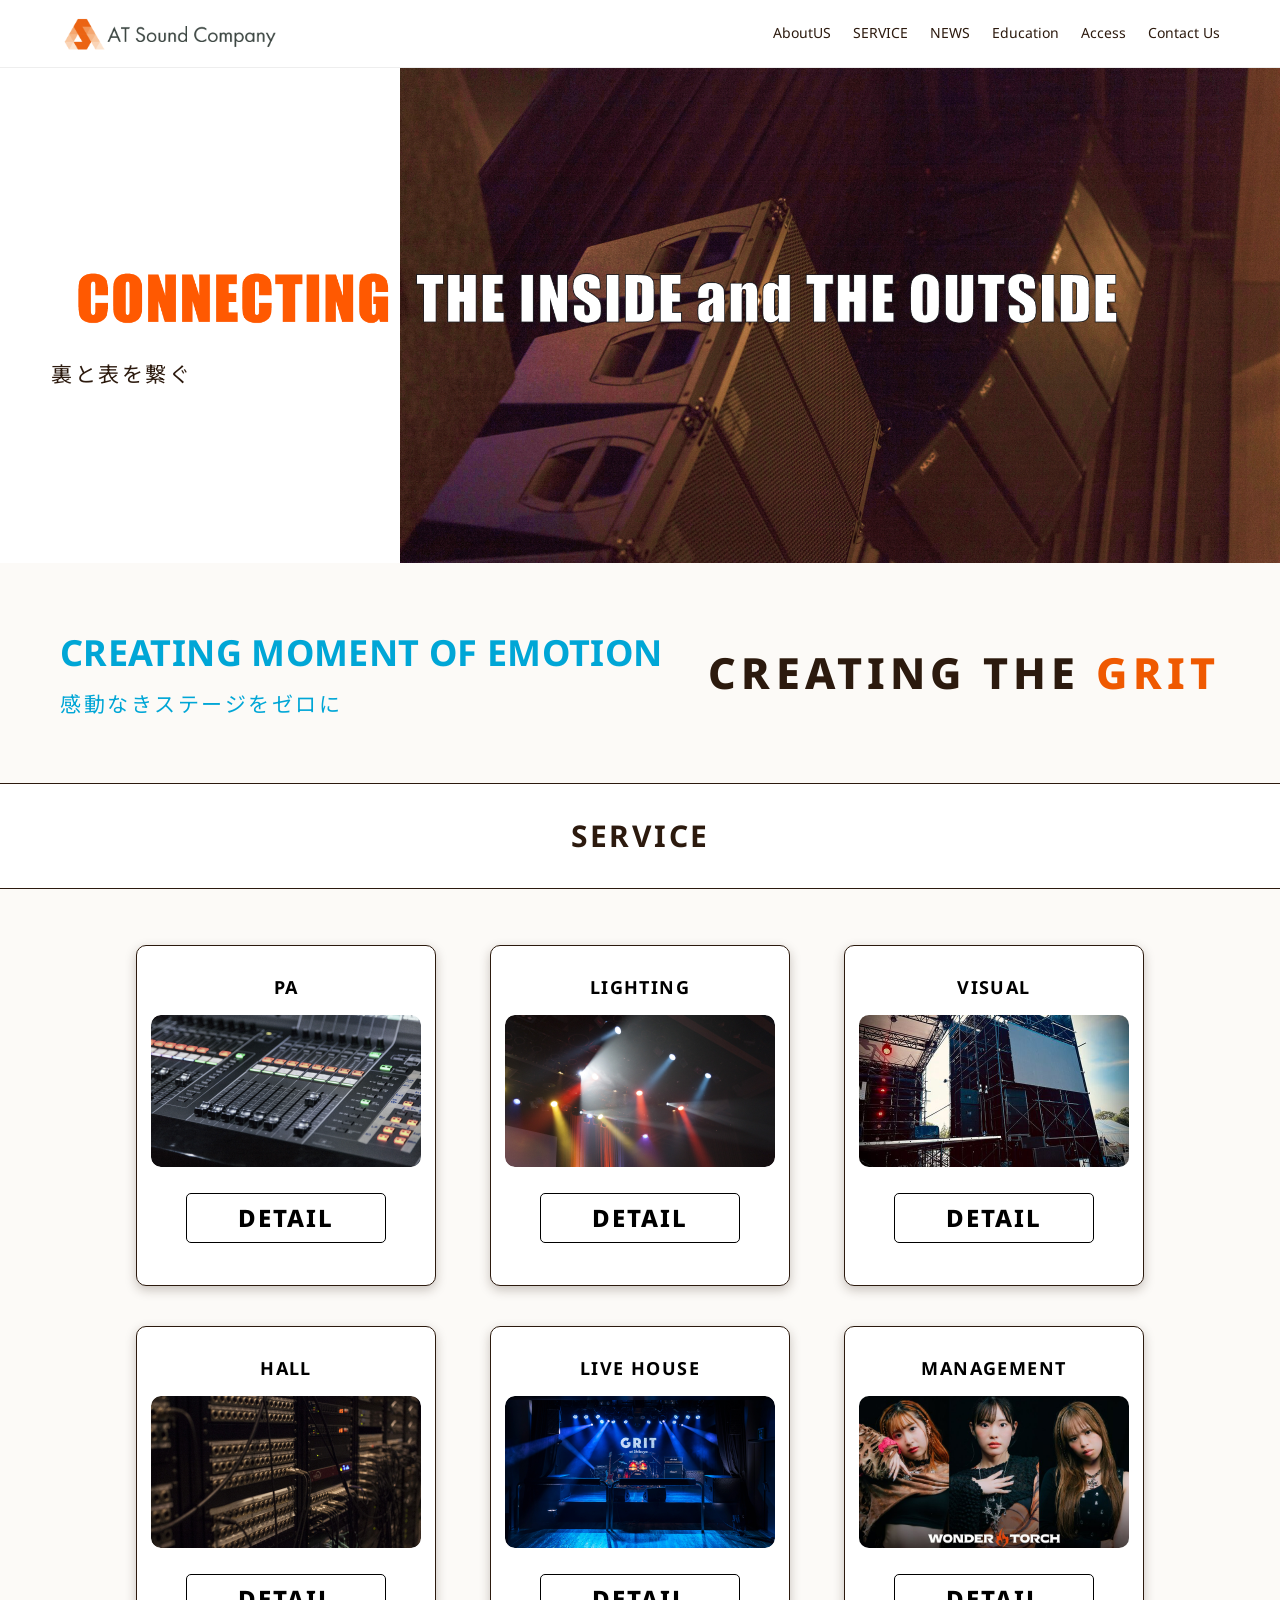
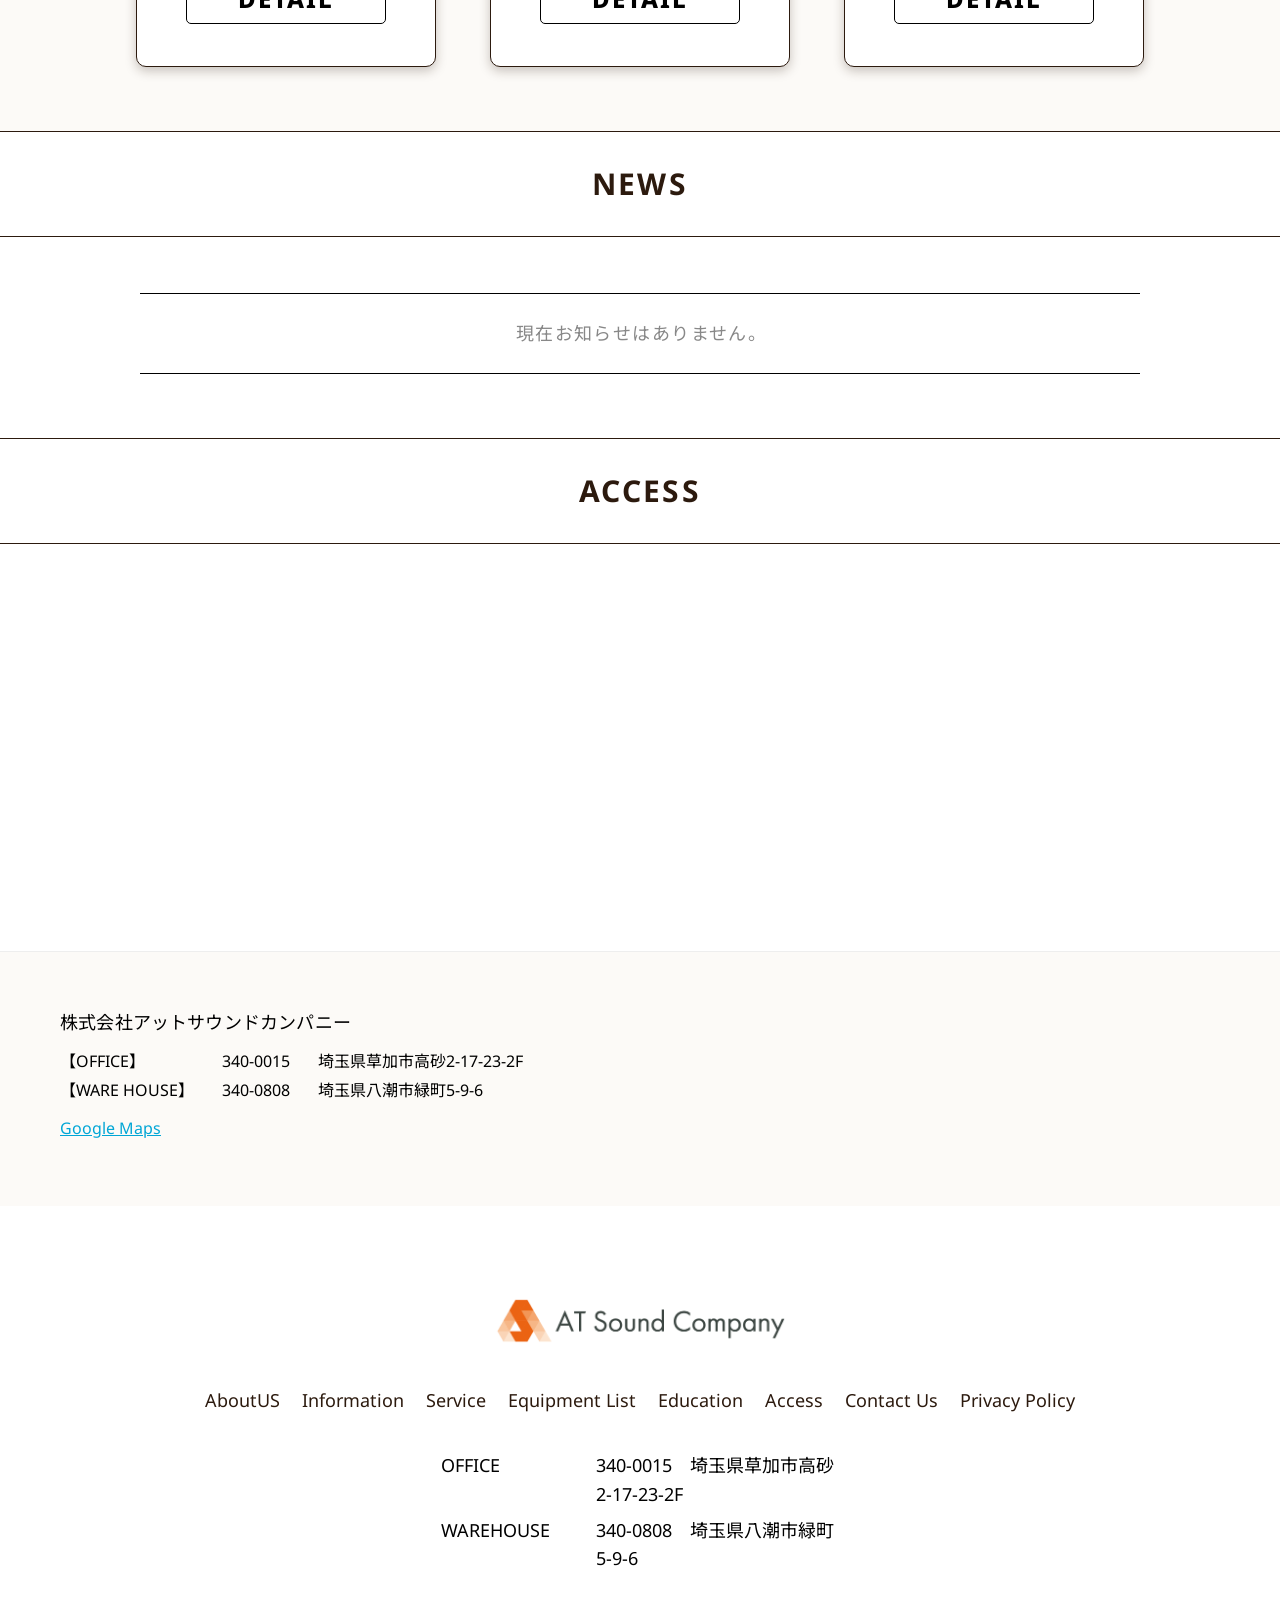
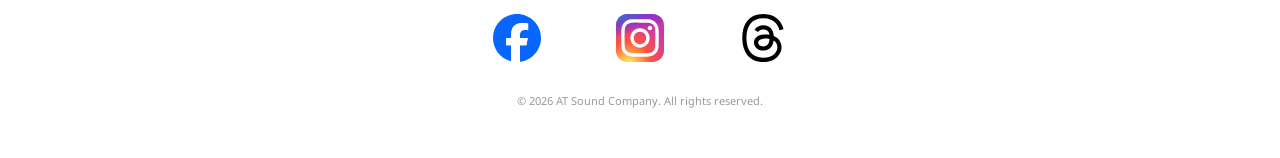
<file: index.html>
<!DOCTYPE html>
<html lang="ja">
<head>
  <meta charset="UTF-8" />
  <meta name="viewport" content="width=device-width, initial-scale=1.0" />
  <title>AT Sound Company｜株式会社アットサウンドカンパニー</title>
  <meta name="description" content="株式会社アットサウンドカンパニー（AT Sound Company）｜PA・照明・映像・ホール・ライブハウス・マネジメント。裏と表を繋ぎ、感動のステージをつくります。" />
  <!-- SEO -->
  <link rel="canonical" href="https://www.ats-c.co.jp/" />
  <meta name="robots" content="index, follow" />
  <meta property="og:type" content="website" />
  <meta property="og:site_name" content="AT Sound Company 株式会社アットサウンドカンパニー" />
  <meta property="og:locale" content="ja_JP" />
  <meta property="og:title" content="AT Sound Company｜株式会社アットサウンドカンパニー" />
  <meta property="og:description" content="株式会社アットサウンドカンパニー（AT Sound Company）｜PA・照明・映像・ホール・ライブハウス・マネジメント。裏と表を繋ぎ、感動のステージをつくります。" />
  <meta property="og:url" content="https://www.ats-c.co.jp/" />
  <meta property="og:image" content="https://www.ats-c.co.jp/images/hero.jpg" />
  <meta name="twitter:card" content="summary_large_image" />
  <link rel="icon" href="images/favicon.png" type="image/png" />
  <link rel="apple-touch-icon" href="images/favicon.png" />
  <script type="application/ld+json">
{
  "@context": "https://schema.org",
  "@type": "Organization",
  "name": "株式会社アットサウンドカンパニー",
  "alternateName": [
    "AT Sound Company",
    "アットサウンドカンパニー",
    "AT-Lighting"
  ],
  "url": "https://www.ats-c.co.jp/",
  "logo": "https://www.ats-c.co.jp/images/logo.png",
  "address": {
    "@type": "PostalAddress",
    "postalCode": "340-0015",
    "addressRegion": "埼玉県",
    "addressLocality": "草加市",
    "streetAddress": "高砂2-17-23-2F",
    "addressCountry": "JP"
  },
  "sameAs": [
    "https://www.instagram.com/atssoundcompany/",
    "https://www.facebook.com/profile.php?id=61595845280527"
  ]
}
  </script>
  <link rel="preconnect" href="https://fonts.googleapis.com" />
  <link rel="preconnect" href="https://fonts.gstatic.com" crossorigin />
  <link href="https://fonts.googleapis.com/css2?family=Noto+Sans:wght@400;700;800&family=Noto+Sans+JP:wght@400;700;800&display=swap" rel="stylesheet" />
  <link rel="stylesheet" href="css/style.css" />
</head>
<body>
  <!-- ===== Header ===== -->
  <header class="header" id="top">
    <div class="header__inner">
      <a href="#top" class="logo"><img src="images/logo.png" alt="AT Sound Company" /></a>

      <nav class="nav" id="nav">
        <ul class="nav__list">
          <li><a href="aboutus.html">AboutUS</a></li>
          <li><a href="#service">SERVICE</a></li>
          <li><a href="#news">NEWS</a></li>
          <li><a href="education.html">Education</a></li>
          <li><a href="#access">Access</a></li>
          <li><a href="contact.html">Contact Us</a></li>
        </ul>
      </nav>

      <button class="hamburger" id="hamburger" aria-label="メニューを開く" aria-expanded="false" aria-controls="nav">
        <span></span><span></span><span></span>
      </button>
    </div>
  </header>

  <main>
    <!-- ===== Hero ===== -->
    <section class="hero" id="about">
      <div class="hero__visual">
        <img src="images/hero.jpg" alt="AT Sound Company PA機材" class="hero__img">
      </div>
      <div class="hero__copy">
        <h1 class="visually-hidden">株式会社アットサウンドカンパニー（AT Sound Company）｜PA・照明・映像・ホール管理・ライブハウス運営</h1>
        <img src="images/hero-connecting.png" alt="CONNECTING THE INSIDE and THE OUTSIDE" class="hero__connecting">
        <p class="hero__sub">裏と表を繋ぐ</p>
      </div>
    </section>

    <!-- ===== CREATING band (cream) ===== -->
    <section class="creating band-cream">
      <div class="creating__inner">
        <div class="creating__left">
          <p class="creating__title">CREATING MOMENT OF EMOTION</p>
          <p class="creating__sub">感動なきステージをゼロに</p>
        </div>
        <p class="creating__grit">CREATING THE <span class="c-grit">GRIT</span></p>
      </div>
    </section>

    <!-- ===== Service ===== -->
    <section id="service">
      <h2 class="section__title">SERVICE</h2>
      <div class="band-cream">
        <div class="band-inner">
          <div class="service__grid">
            <article class="card">
              <h3 class="card__title">PA</h3>
              <div class="card__thumb"><img src="images/service-pa.png" alt="PA" loading="lazy"></div>
              <a href="pa.html" class="btn">DETAIL</a>
            </article>
            <article class="card">
              <h3 class="card__title">LIGHTING</h3>
              <div class="card__thumb"><img src="images/service-lighting.png" alt="LIGHTING" loading="lazy"></div>
              <a href="lighting.html" class="btn">DETAIL</a>
            </article>
            <article class="card">
              <h3 class="card__title">VISUAL</h3>
              <div class="card__thumb"><img src="images/service-visual.jpg" alt="VISUAL" loading="lazy"></div>
              <a href="visual.html" class="btn">DETAIL</a>
            </article>
            <article class="card">
              <h3 class="card__title">HALL</h3>
              <div class="card__thumb"><img src="images/service-hall.png" alt="HALL" loading="lazy"></div>
              <a href="hall.html" class="btn">DETAIL</a>
            </article>
            <article class="card">
              <h3 class="card__title">LIVE HOUSE</h3>
              <div class="card__thumb"><img src="images/service-livehouse.png" alt="LIVE HOUSE" loading="lazy"></div>
              <a href="livehouse.html" class="btn">DETAIL</a>
            </article>
            <article class="card">
              <h3 class="card__title">MANAGEMENT</h3>
              <div class="card__thumb"><img src="images/service-management.jpg" alt="MANAGEMENT" loading="lazy"></div>
              <a href="management.html" class="btn">DETAIL</a>
            </article>
          </div>
        </div>
      </div>
    </section>

    <!-- ===== News ===== -->
    <section id="news">
      <h2 class="section__title">NEWS</h2>
      <div class="band-inner">
        <!-- 記事は管理サーバー（data-news-api）から読み込みます -->
        <ul class="news__list" data-news-api="https://www.news.ats-c.co.jp/api/news.php" data-news-limit="3" aria-live="polite">
          <li class="news__item news__item--empty">読み込み中…</li>
        </ul>
      </div>
    </section>

    <!-- ===== Access ===== -->
    <section id="access">
      <h2 class="section__title">ACCESS</h2>
      <div class="access__map">
        <iframe
          title="AT Sound Company OFFICE 地図"
          src="https://maps.google.com/maps?q=%E5%9F%BC%E7%8E%89%E7%9C%8C%E8%8D%89%E5%8A%A0%E5%B8%82%E9%AB%98%E7%A0%822-17-23&z=15&output=embed"
          loading="lazy" referrerpolicy="no-referrer-when-downgrade"></iframe>
      </div>
      <div class="band-cream">
        <div class="band-inner access__info">
          <p class="access__company">株式会社アットサウンドカンパニー</p>
          <dl class="access__addr">
            <div><dt>【OFFICE】</dt><dd><span class="access__zip">340-0015</span>埼玉県草加市高砂2-17-23-2F</dd></div>
            <div><dt>【WARE HOUSE】</dt><dd><span class="access__zip">340-0808</span>埼玉県八潮市緑町5-9-6</dd></div>
          </dl>
          <a class="access__gmap" href="https://maps.google.com/maps?q=%E5%9F%BC%E7%8E%89%E7%9C%8C%E8%8D%89%E5%8A%A0%E5%B8%82%E9%AB%98%E7%A0%822-17-23" target="_blank" rel="noopener">Google Maps</a>
        </div>
      </div>
    </section>
  </main>

  <!-- ===== Footer ===== -->
  <footer class="footer" id="contact">
    <a href="#top" class="footer__logo"><img src="images/logo.png" alt="AT Sound Company" /></a>

    <nav class="footer__nav">
      <a href="aboutus.html">AboutUS</a>
      <a href="#news">Information</a>
      <a href="#service">Service</a>
      <a href="equipment.html">Equipment List</a>
      <a href="education.html">Education</a>
      <a href="#access">Access</a>
      <a href="contact.html">Contact Us</a>
      <a href="privacy.html">Privacy Policy</a>
    </nav>

    <dl class="footer__addr">
      <div><dt>OFFICE</dt><dd>340-0015　埼玉県草加市高砂2-17-23-2F</dd></div>
      <div><dt>WAREHOUSE</dt><dd>340-0808　埼玉県八潮市緑町5-9-6</dd></div>
    </dl>

    <ul class="footer__sns">
      <li><a href="https://www.facebook.com/profile.php?id=61595845280527" aria-label="Facebook" target="_blank" rel="noopener"><img src="images/facebook.svg" alt="Facebook" /></a></li>
      <li><a href="https://www.instagram.com/atssoundcompany/" aria-label="Instagram" target="_blank" rel="noopener"><img src="images/instagram.svg" alt="Instagram" /></a></li>
      <li><a href="#" aria-label="Threads" target="_blank" rel="noopener"><img src="images/threads.svg" alt="Threads" /></a></li>
    </ul>

    <p class="footer__copy">&copy; 2026 AT Sound Company. All rights reserved.</p>
  </footer>

  <script src="js/main.js"></script>
  <script src="js/news.js" defer></script>
</body>
</html>
</file>
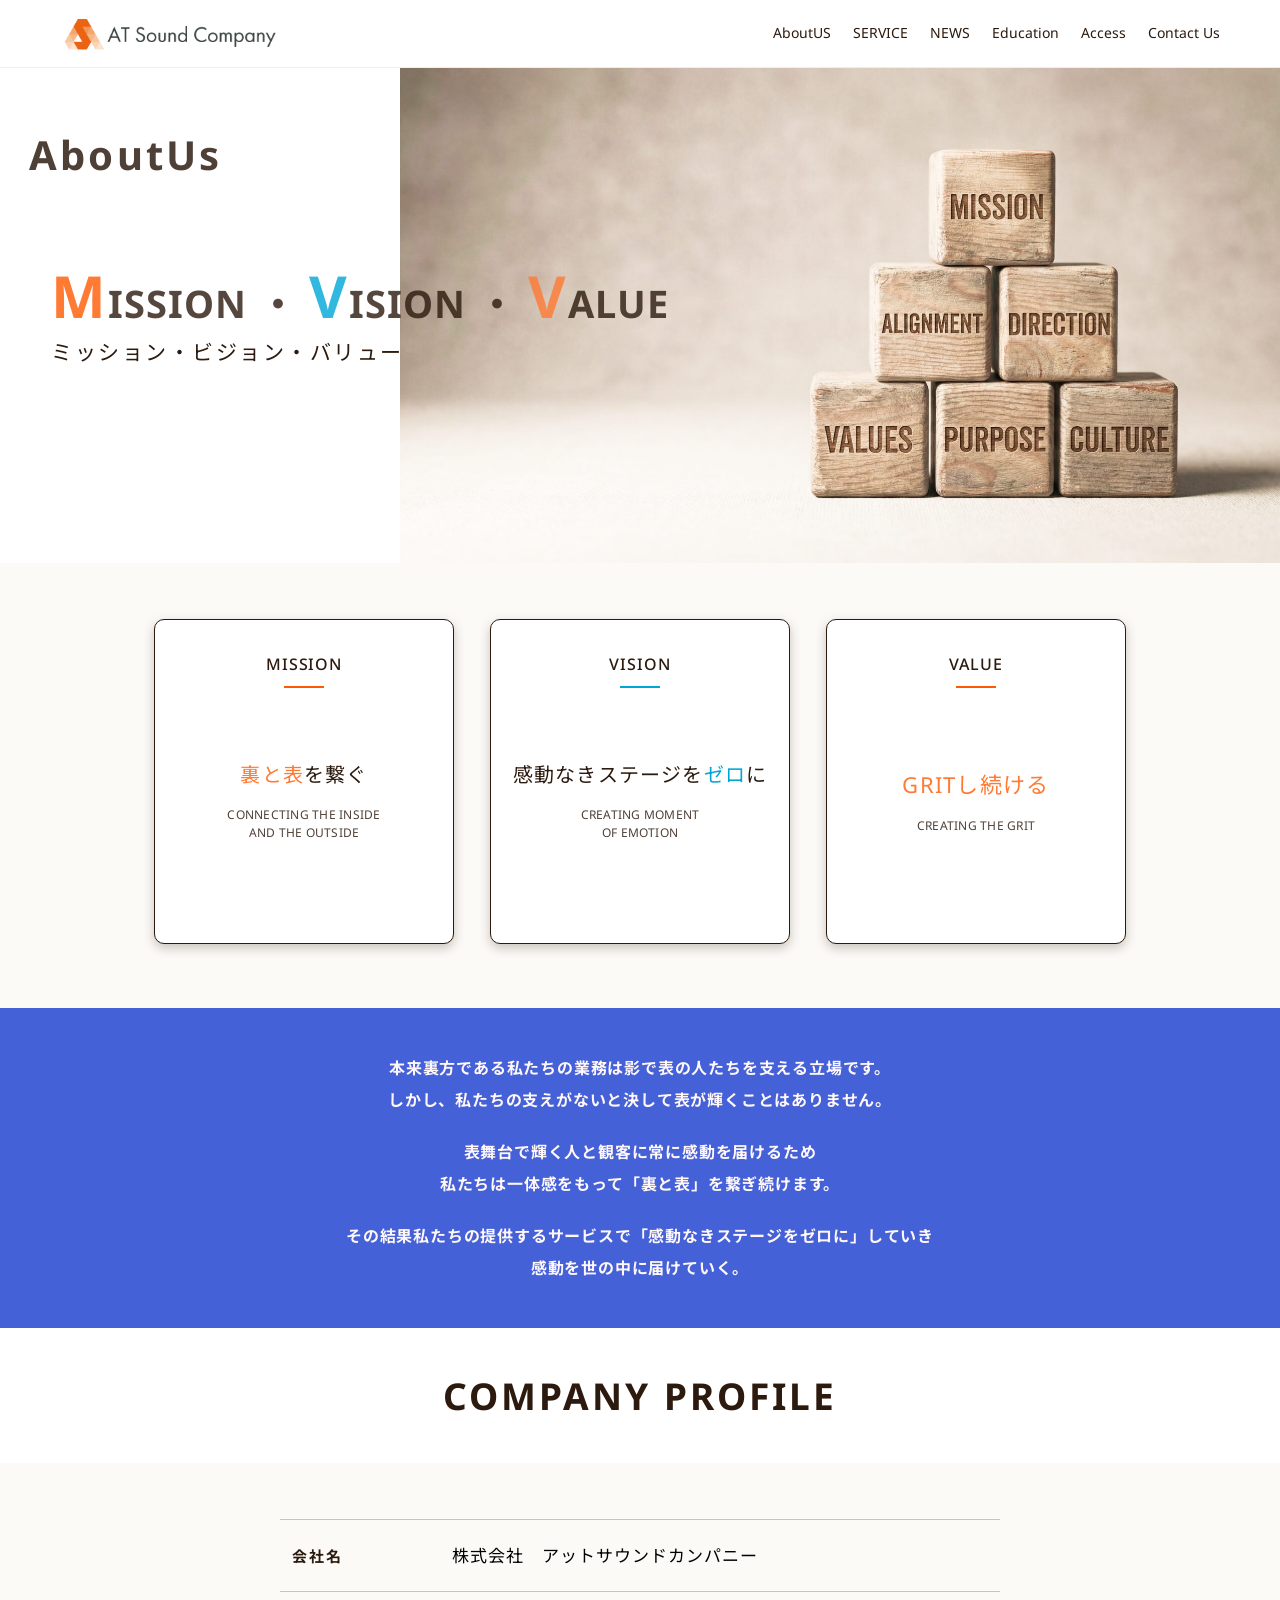
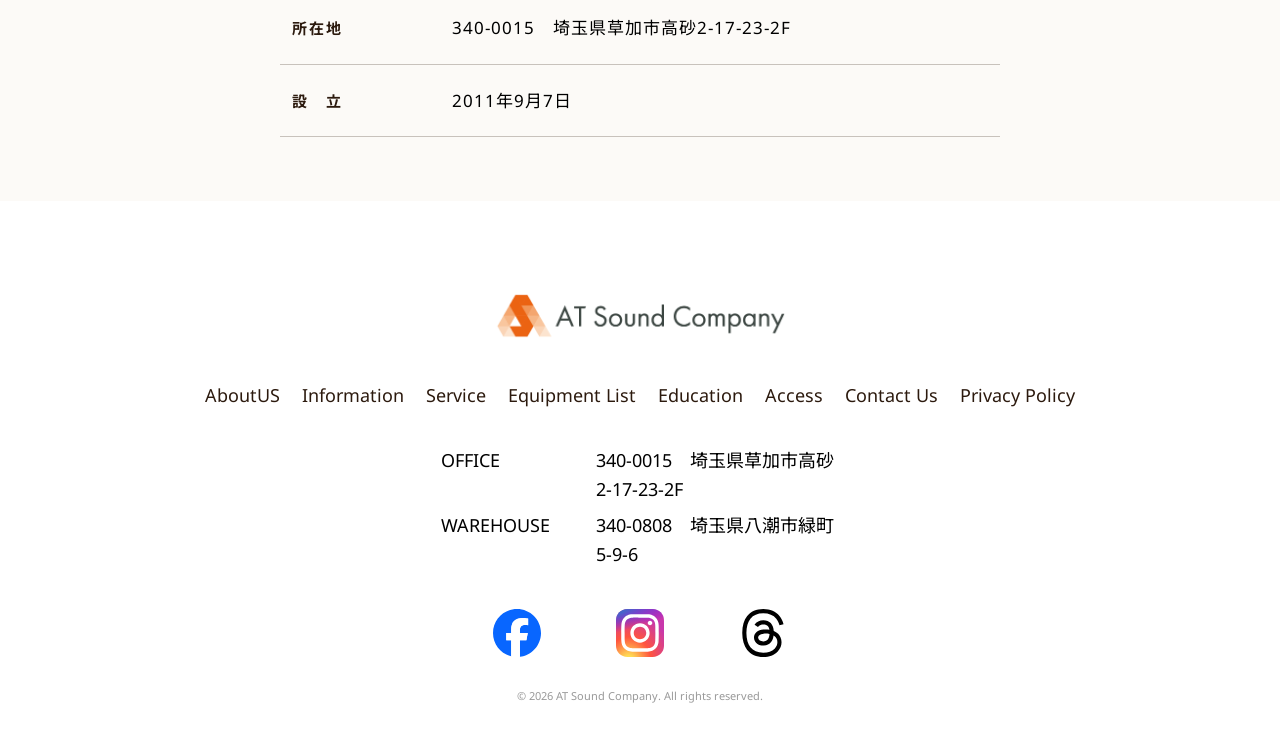
<file: aboutus.html>
<!DOCTYPE html>
<html lang="ja">
<head>
  <meta charset="UTF-8" />
  <meta name="viewport" content="width=device-width, initial-scale=1.0" />
  <title>AboutUs｜AT Sound Company 株式会社アットサウンドカンパニー</title>
  <meta name="description" content="AT Sound Company のミッション・ビジョン・バリュー、会社概要。裏と表を繋ぎ、感動なきステージをゼロに。" />
  <!-- SEO -->
  <link rel="canonical" href="https://www.ats-c.co.jp/aboutus.html" />
  <meta name="robots" content="index, follow" />
  <meta property="og:type" content="article" />
  <meta property="og:site_name" content="AT Sound Company 株式会社アットサウンドカンパニー" />
  <meta property="og:locale" content="ja_JP" />
  <meta property="og:title" content="AboutUs｜AT Sound Company 株式会社アットサウンドカンパニー" />
  <meta property="og:description" content="AT Sound Company のミッション・ビジョン・バリュー、会社概要。裏と表を繋ぎ、感動なきステージをゼロに。" />
  <meta property="og:url" content="https://www.ats-c.co.jp/aboutus.html" />
  <meta property="og:image" content="https://www.ats-c.co.jp/images/about-hero.jpg" />
  <meta name="twitter:card" content="summary_large_image" />
  <link rel="icon" href="images/favicon.png" type="image/png" />
  <link rel="apple-touch-icon" href="images/favicon.png" />
  <link rel="preconnect" href="https://fonts.googleapis.com" />
  <link rel="preconnect" href="https://fonts.gstatic.com" crossorigin />
  <link href="https://fonts.googleapis.com/css2?family=Noto+Sans:wght@400;500;700;800&family=Noto+Sans+JP:wght@400;500;700;800&display=swap" rel="stylesheet" />
  <link rel="stylesheet" href="css/style.css" />
</head>
<body>
  <!-- ===== Header ===== -->
  <header class="header" id="top">
    <div class="header__inner">
      <a href="index.html" class="logo"><img src="images/logo.png" alt="AT Sound Company" /></a>

      <nav class="nav" id="nav">
        <ul class="nav__list">
          <li><a href="aboutus.html">AboutUS</a></li>
          <li><a href="index.html#service">SERVICE</a></li>
          <li><a href="index.html#news">NEWS</a></li>
          <li><a href="education.html">Education</a></li>
          <li><a href="index.html#access">Access</a></li>
          <li><a href="contact.html">Contact Us</a></li>
        </ul>
      </nav>

      <button class="hamburger" id="hamburger" aria-label="メニューを開く" aria-expanded="false" aria-controls="nav">
        <span></span><span></span><span></span>
      </button>
    </div>
  </header>

  <main>
    <!-- ===== Hero ===== -->
    <section class="hero about-hero">
      <div class="hero__visual about-hero__visual">
        <img src="images/about-hero.jpg" alt="AT Sound Company About Us" class="hero__img">
      </div>
      <p class="about-hero__label">AboutUs</p>
      <div class="hero__copy">
        <h1 class="mvv-title"><span class="ini ini-m">M</span>ISSION ・ <span class="ini ini-v1">V</span>ISION ・ <span class="ini ini-v2">V</span>ALUE</h1>
        <p class="hero__sub">ミッション・ビジョン・バリュー</p>
      </div>
    </section>

    <!-- ===== MISSION / VISION / VALUE ===== -->
    <section class="band-cream">
      <div class="band-inner">
        <div class="mvv-grid">
          <article class="mvv-card">
            <p class="mvv-card__title">MISSION</p>
            <span class="mvv-card__bar" style="background:#ff5901"></span>
            <div class="mvv-card__body">
              <p class="mvv-card__main"><span class="em">裏と表</span>を繋ぐ</p>
              <p class="mvv-card__sub">CONNECTING THE INSIDE<br>AND THE OUTSIDE</p>
            </div>
          </article>

          <article class="mvv-card">
            <p class="mvv-card__title">VISION</p>
            <span class="mvv-card__bar" style="background:#00a6d6"></span>
            <div class="mvv-card__body">
              <p class="mvv-card__main">感動なきステージを<span class="em-blue">ゼロ</span>に</p>
              <p class="mvv-card__sub">CREATING MOMENT<br>OF EMOTION</p>
            </div>
          </article>

          <article class="mvv-card">
            <p class="mvv-card__title">VALUE</p>
            <span class="mvv-card__bar" style="background:#ff5901"></span>
            <div class="mvv-card__body">
              <p class="mvv-card__main is-value">GRITし続ける</p>
              <p class="mvv-card__sub">CREATING THE GRIT</p>
            </div>
          </article>
        </div>
      </div>
    </section>

    <!-- ===== Message band ===== -->
    <section class="message-band">
      <div class="message-band__inner">
        <p><span class="ph">本来裏方である私たちの業務は</span><span class="ph">影で表の人たちを支える立場です。</span><br><span class="ph">しかし、私たちの支えがないと</span><span class="ph">決して表が輝くことはありません。</span></p>
        <p><span class="ph">表舞台で輝く人と観客に</span><span class="ph">常に感動を届けるため</span><br><span class="ph">私たちは一体感をもって</span><span class="ph">「裏と表」を繋ぎ続けます。</span></p>
        <p><span class="ph">その結果私たちの提供するサービスで</span><span class="ph">「感動なきステージをゼロに」していき</span><br><span class="ph">感動を世の中に届けていく。</span></p>
      </div>
    </section>

    <!-- ===== Company profile ===== -->
    <section id="profile">
      <h2 class="page-title">COMPANY PROFILE</h2>
      <div class="band-cream">
        <div class="band-inner">
          <dl class="profile">
            <div><dt>会社名</dt><dd>株式会社　アットサウンドカンパニー</dd></div>
            <div><dt>所在地</dt><dd>340-0015　埼玉県草加市高砂2-17-23-2F</dd></div>
            <div><dt>設　立</dt><dd>2011年9月7日</dd></div>
          </dl>
        </div>
      </div>
    </section>
  </main>

  <!-- ===== Footer ===== -->
  <footer class="footer" id="contact">
    <a href="index.html" class="footer__logo"><img src="images/logo.png" alt="AT Sound Company" /></a>

    <nav class="footer__nav">
      <a href="aboutus.html">AboutUS</a>
      <a href="index.html#news">Information</a>
      <a href="index.html#service">Service</a>
      <a href="equipment.html">Equipment List</a>
      <a href="education.html">Education</a>
      <a href="index.html#access">Access</a>
      <a href="contact.html">Contact Us</a>
      <a href="privacy.html">Privacy Policy</a>
    </nav>

    <dl class="footer__addr">
      <div><dt>OFFICE</dt><dd>340-0015　埼玉県草加市高砂2-17-23-2F</dd></div>
      <div><dt>WAREHOUSE</dt><dd>340-0808　埼玉県八潮市緑町5-9-6</dd></div>
    </dl>

    <ul class="footer__sns">
      <li><a href="https://www.facebook.com/profile.php?id=61595845280527" aria-label="Facebook" target="_blank" rel="noopener"><img src="images/facebook.svg" alt="Facebook" /></a></li>
      <li><a href="https://www.instagram.com/atssoundcompany/" aria-label="Instagram" target="_blank" rel="noopener"><img src="images/instagram.svg" alt="Instagram" /></a></li>
      <li><a href="#" aria-label="Threads" target="_blank" rel="noopener"><img src="images/threads.svg" alt="Threads" /></a></li>
    </ul>

    <p class="footer__copy">&copy; 2026 AT Sound Company. All rights reserved.</p>
  </footer>

  <script src="js/main.js"></script>
</body>
</html>
</file>
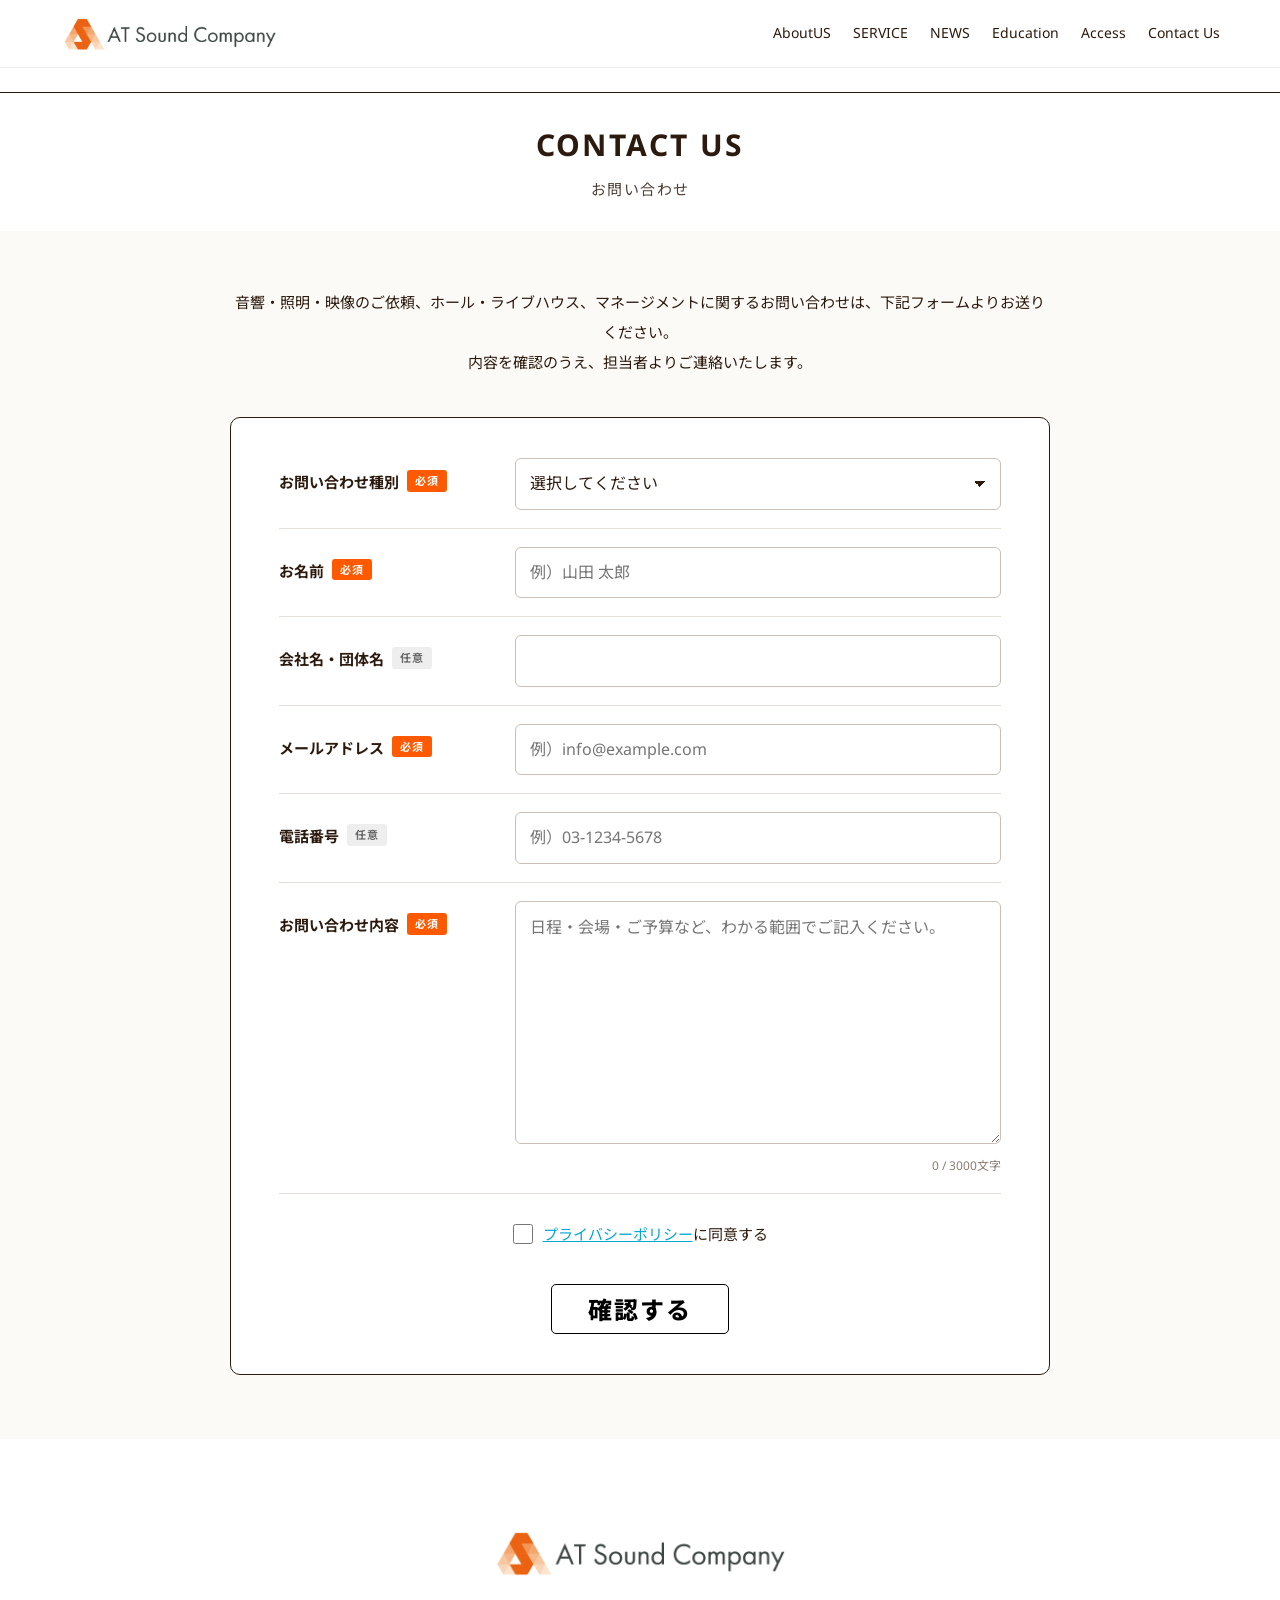
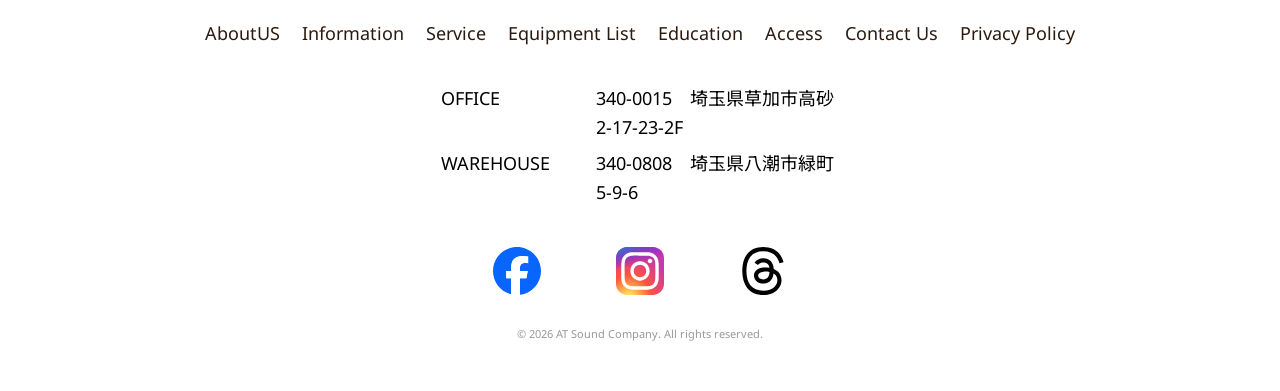
<file: contact.html>
<!DOCTYPE html>
<html lang="ja">
<head>
  <meta charset="UTF-8" />
  <meta name="viewport" content="width=device-width, initial-scale=1.0" />
  <title>お問い合わせ｜AT Sound Company 株式会社アットサウンドカンパニー</title>
  <meta name="description" content="AT Sound Company（株式会社アットサウンドカンパニー）へのお問い合わせフォームです。" />
  <!-- SEO -->
  <link rel="canonical" href="https://www.ats-c.co.jp/contact.html" />
  <meta name="robots" content="index, follow" />
  <meta property="og:type" content="article" />
  <meta property="og:site_name" content="AT Sound Company 株式会社アットサウンドカンパニー" />
  <meta property="og:locale" content="ja_JP" />
  <meta property="og:title" content="お問い合わせ｜AT Sound Company 株式会社アットサウンドカンパニー" />
  <meta property="og:description" content="AT Sound Company（株式会社アットサウンドカンパニー）へのお問い合わせフォームです。" />
  <meta property="og:url" content="https://www.ats-c.co.jp/contact.html" />
  <meta property="og:image" content="https://www.ats-c.co.jp/images/hero.jpg" />
  <meta name="twitter:card" content="summary_large_image" />
  <link rel="icon" href="images/favicon.png" type="image/png" />
  <link rel="apple-touch-icon" href="images/favicon.png" />
  <link rel="preconnect" href="https://fonts.googleapis.com" />
  <link rel="preconnect" href="https://fonts.gstatic.com" crossorigin />
  <link href="https://fonts.googleapis.com/css2?family=Noto+Sans:wght@400;500;700;800&family=Noto+Sans+JP:wght@400;500;700;800&display=swap" rel="stylesheet" />
  <link rel="stylesheet" href="css/style.css" />
</head>
<body>
  <!-- ===== Header ===== -->
  <header class="header" id="top">
    <div class="header__inner">
      <a href="index.html" class="logo"><img src="images/logo.png" alt="AT Sound Company" /></a>

      <nav class="nav" id="nav">
        <ul class="nav__list">
          <li><a href="aboutus.html">AboutUS</a></li>
          <li><a href="index.html#service">SERVICE</a></li>
          <li><a href="index.html#news">NEWS</a></li>
          <li><a href="education.html">Education</a></li>
          <li><a href="index.html#access">Access</a></li>
          <li><a href="contact.html">Contact Us</a></li>
        </ul>
      </nav>

      <button class="hamburger" id="hamburger" aria-label="メニューを開く" aria-expanded="false" aria-controls="nav">
        <span></span><span></span><span></span>
      </button>
    </div>
  </header>

  <main>
    <section class="page-head">
      <h1 class="section__title">CONTACT US</h1>
      <p class="page-title__sub">お問い合わせ</p>
    </section>

    <section class="band-cream">
      <div class="band-inner">
        <p class="contact-lead">音響・照明・映像のご依頼、ホール・ライブハウス、マネージメントに関するお問い合わせは、下記フォームよりお送りください。<br>内容を確認のうえ、担当者よりご連絡いたします。</p>

        <!--
          送信先：ニュース管理サーバーのお問い合わせ受付（news-cms/api/contact.php）
          data-turnstile-sitekey：Cloudflare Turnstile の「サイトキー」（公開して問題ないキー）。空の間はMAMPでの確認用
        -->
        <form class="contact-form" id="contact-form" novalidate
              data-contact-api="https://www.news.ats-c.co.jp/api/contact.php"
              data-turnstile-sitekey="0x4AAAAAAFd_YsmHGFiaBTpq">

          <div class="contact-form__step" data-step="input">
            <div class="form-row">
              <label class="form-row__label" for="cf-category">お問い合わせ種別<span class="req">必須</span></label>
              <div class="form-row__field">
                <select id="cf-category" name="category" required>
                  <option value="">選択してください</option>
                  <option value="pa">音響（仮設PA）</option>
                  <option value="lighting">照明（AT-Lighting）</option>
                  <option value="visual">映像</option>
                  <option value="hall">ホール管理</option>
                  <option value="livehouse">ライブハウス（GRIT at Shibuya）</option>
                  <option value="management">マネージメント（WONDER TORCH）</option>
                  <option value="education">人材育成・採用</option>
                  <option value="other">その他</option>
                </select>
                <p class="form-error" data-error-for="category"></p>
              </div>
            </div>

            <div class="form-row">
              <label class="form-row__label" for="cf-name">お名前<span class="req">必須</span></label>
              <div class="form-row__field">
                <input type="text" id="cf-name" name="name" maxlength="50" autocomplete="name" placeholder="例）山田 太郎" required>
                <p class="form-error" data-error-for="name"></p>
              </div>
            </div>

            <div class="form-row">
              <label class="form-row__label" for="cf-company">会社名・団体名<span class="opt">任意</span></label>
              <div class="form-row__field">
                <input type="text" id="cf-company" name="company" maxlength="100" autocomplete="organization">
                <p class="form-error" data-error-for="company"></p>
              </div>
            </div>

            <div class="form-row">
              <label class="form-row__label" for="cf-email">メールアドレス<span class="req">必須</span></label>
              <div class="form-row__field">
                <input type="email" id="cf-email" name="email" maxlength="254" autocomplete="email" inputmode="email" placeholder="例）info@example.com" required>
                <p class="form-error" data-error-for="email"></p>
              </div>
            </div>

            <div class="form-row">
              <label class="form-row__label" for="cf-phone">電話番号<span class="opt">任意</span></label>
              <div class="form-row__field">
                <input type="tel" id="cf-phone" name="phone" maxlength="20" autocomplete="tel" inputmode="tel" placeholder="例）03-1234-5678">
                <p class="form-error" data-error-for="phone"></p>
              </div>
            </div>

            <div class="form-row">
              <label class="form-row__label" for="cf-message">お問い合わせ内容<span class="req">必須</span></label>
              <div class="form-row__field">
                <textarea id="cf-message" name="message" rows="8" maxlength="3000" placeholder="日程・会場・ご予算など、わかる範囲でご記入ください。" required></textarea>
                <p class="form-count"><span data-count>0</span> / 3000文字</p>
                <p class="form-error" data-error-for="message"></p>
              </div>
            </div>

            <!-- ロボット対策：人には見えない欄（入力しないでください） -->
            <div class="form-hp" aria-hidden="true">
              <label>Website<input type="text" name="website" tabindex="-1" autocomplete="off"></label>
            </div>

            <div class="form-agree">
              <label class="check"><input type="checkbox" name="agree" value="1" required> <span><a href="privacy.html" target="_blank" rel="noopener">プライバシーポリシー</a>に同意する</span></label>
              <p class="form-error" data-error-for="agree"></p>
            </div>

            <div class="form-actions">
              <button type="button" class="btn btn--wide" data-action="confirm">確認する</button>
            </div>
          </div>

          <div class="contact-form__step" data-step="confirm" hidden>
            <p class="contact-confirm__lead">以下の内容で送信します。よろしければ「送信する」を押してください。</p>
            <dl class="contact-confirm" data-confirm-list></dl>
            <div class="turnstile-box" data-turnstile></div>
            <p class="form-error form-error--global" data-error-global></p>
            <div class="form-actions form-actions--two">
              <button type="button" class="btn btn--wide btn--ghost" data-action="back">修正する</button>
              <button type="submit" class="btn btn--wide" data-action="send">送信する</button>
            </div>
          </div>

          <div class="contact-form__step contact-done" data-step="done" hidden tabindex="-1">
            <p class="contact-done__title">お問い合わせありがとうございました。</p>
            <p>内容を確認のうえ、担当者よりご連絡いたします。<br>数日たっても連絡がない場合は、お手数ですが <a href="mailto:info@ats-c.co.jp">info@ats-c.co.jp</a> までご連絡ください。</p>
            <a href="index.html" class="btn btn--wide">TOP</a>
          </div>
        </form>

        <noscript><p class="form-error form-error--global">このフォームはJavaScriptを使用しています。お手数ですが info@ats-c.co.jp までメールでご連絡ください。</p></noscript>
      </div>
    </section>
  </main>

  <!-- ===== Footer ===== -->
  <footer class="footer" id="contact">
    <a href="index.html" class="footer__logo"><img src="images/logo.png" alt="AT Sound Company" /></a>

    <nav class="footer__nav">
      <a href="aboutus.html">AboutUS</a>
      <a href="index.html#news">Information</a>
      <a href="index.html#service">Service</a>
      <a href="equipment.html">Equipment List</a>
      <a href="education.html">Education</a>
      <a href="index.html#access">Access</a>
      <a href="contact.html">Contact Us</a>
      <a href="privacy.html">Privacy Policy</a>
    </nav>

    <dl class="footer__addr">
      <div><dt>OFFICE</dt><dd>340-0015　埼玉県草加市高砂2-17-23-2F</dd></div>
      <div><dt>WAREHOUSE</dt><dd>340-0808　埼玉県八潮市緑町5-9-6</dd></div>
    </dl>

    <ul class="footer__sns">
      <li><a href="https://www.facebook.com/profile.php?id=61595845280527" aria-label="Facebook" target="_blank" rel="noopener"><img src="images/facebook.svg" alt="Facebook" /></a></li>
      <li><a href="https://www.instagram.com/atssoundcompany/" aria-label="Instagram" target="_blank" rel="noopener"><img src="images/instagram.svg" alt="Instagram" /></a></li>
      <li><a href="#" aria-label="Threads" target="_blank" rel="noopener"><img src="images/threads.svg" alt="Threads" /></a></li>
    </ul>

    <p class="footer__copy">&copy; 2026 AT Sound Company. All rights reserved.</p>
  </footer>

  <script src="js/main.js"></script>
  <script src="js/contact.js"></script>
</body>
</html>
</file>
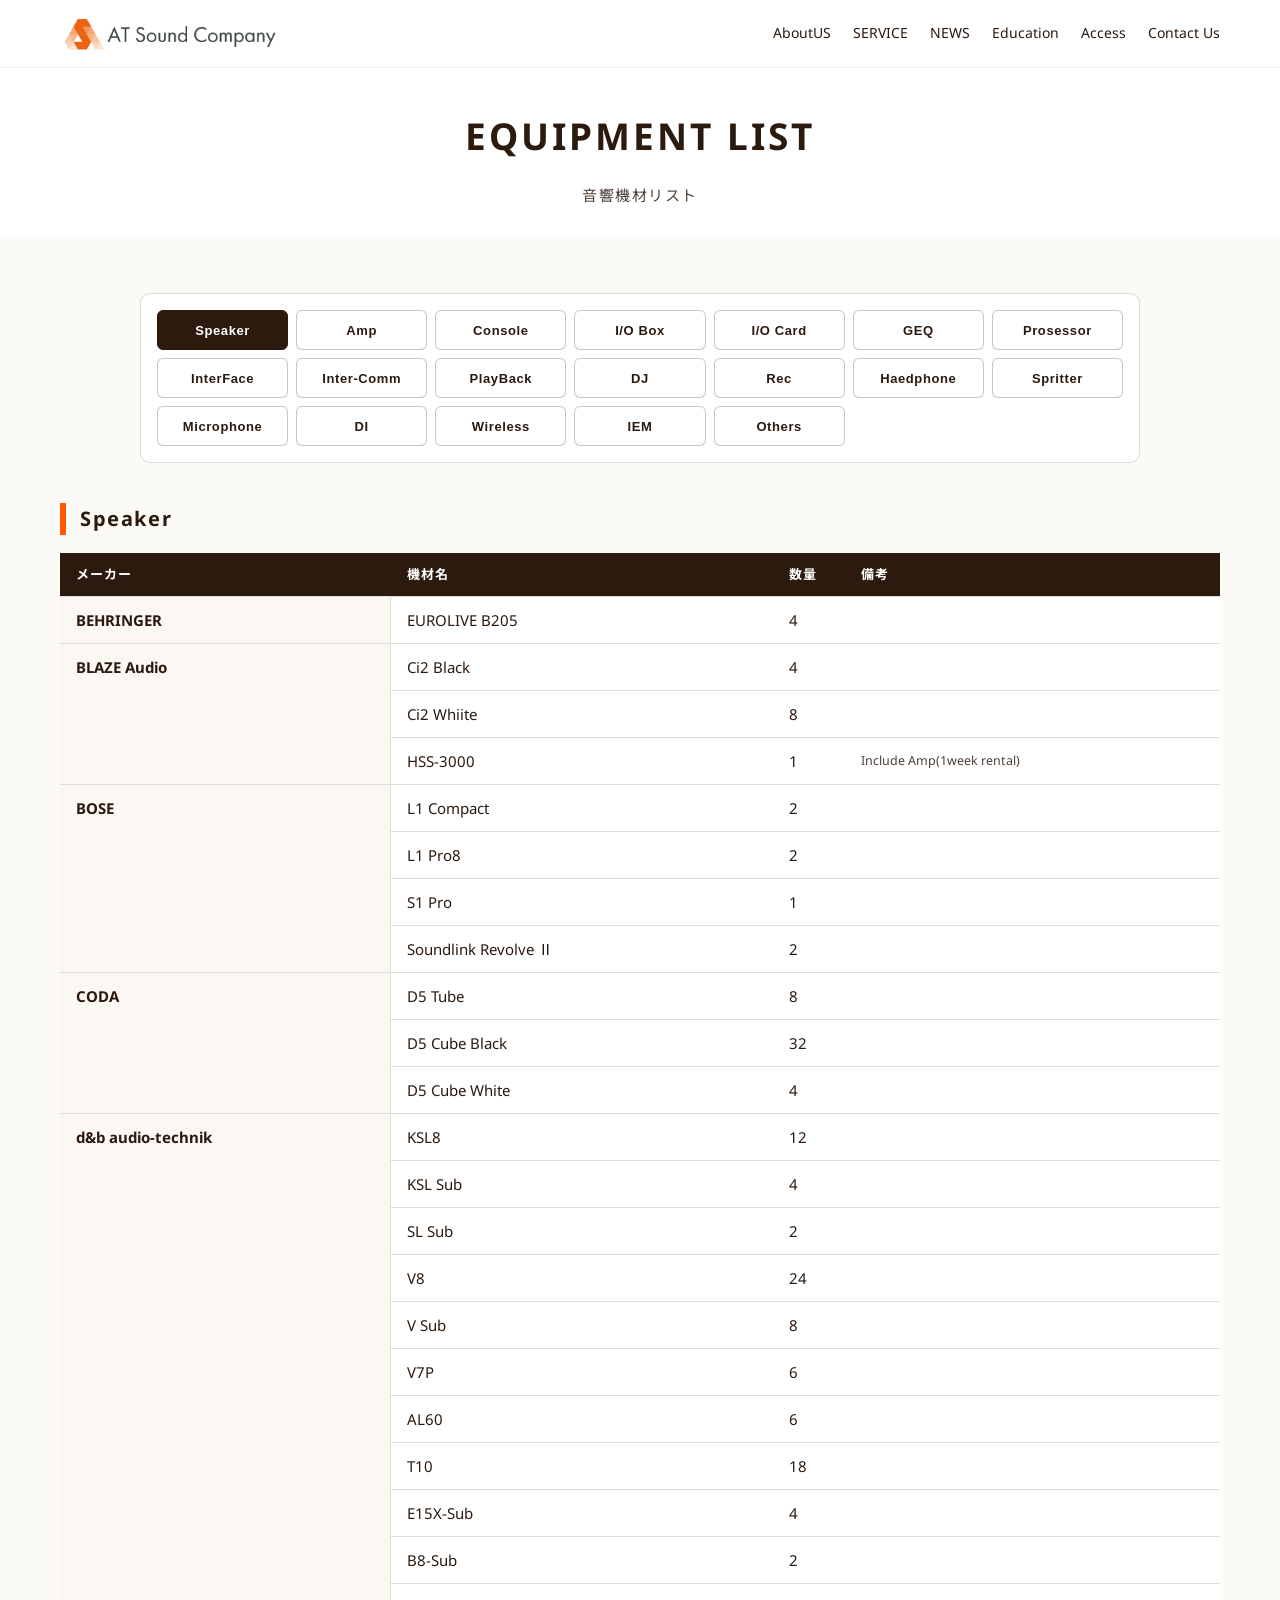
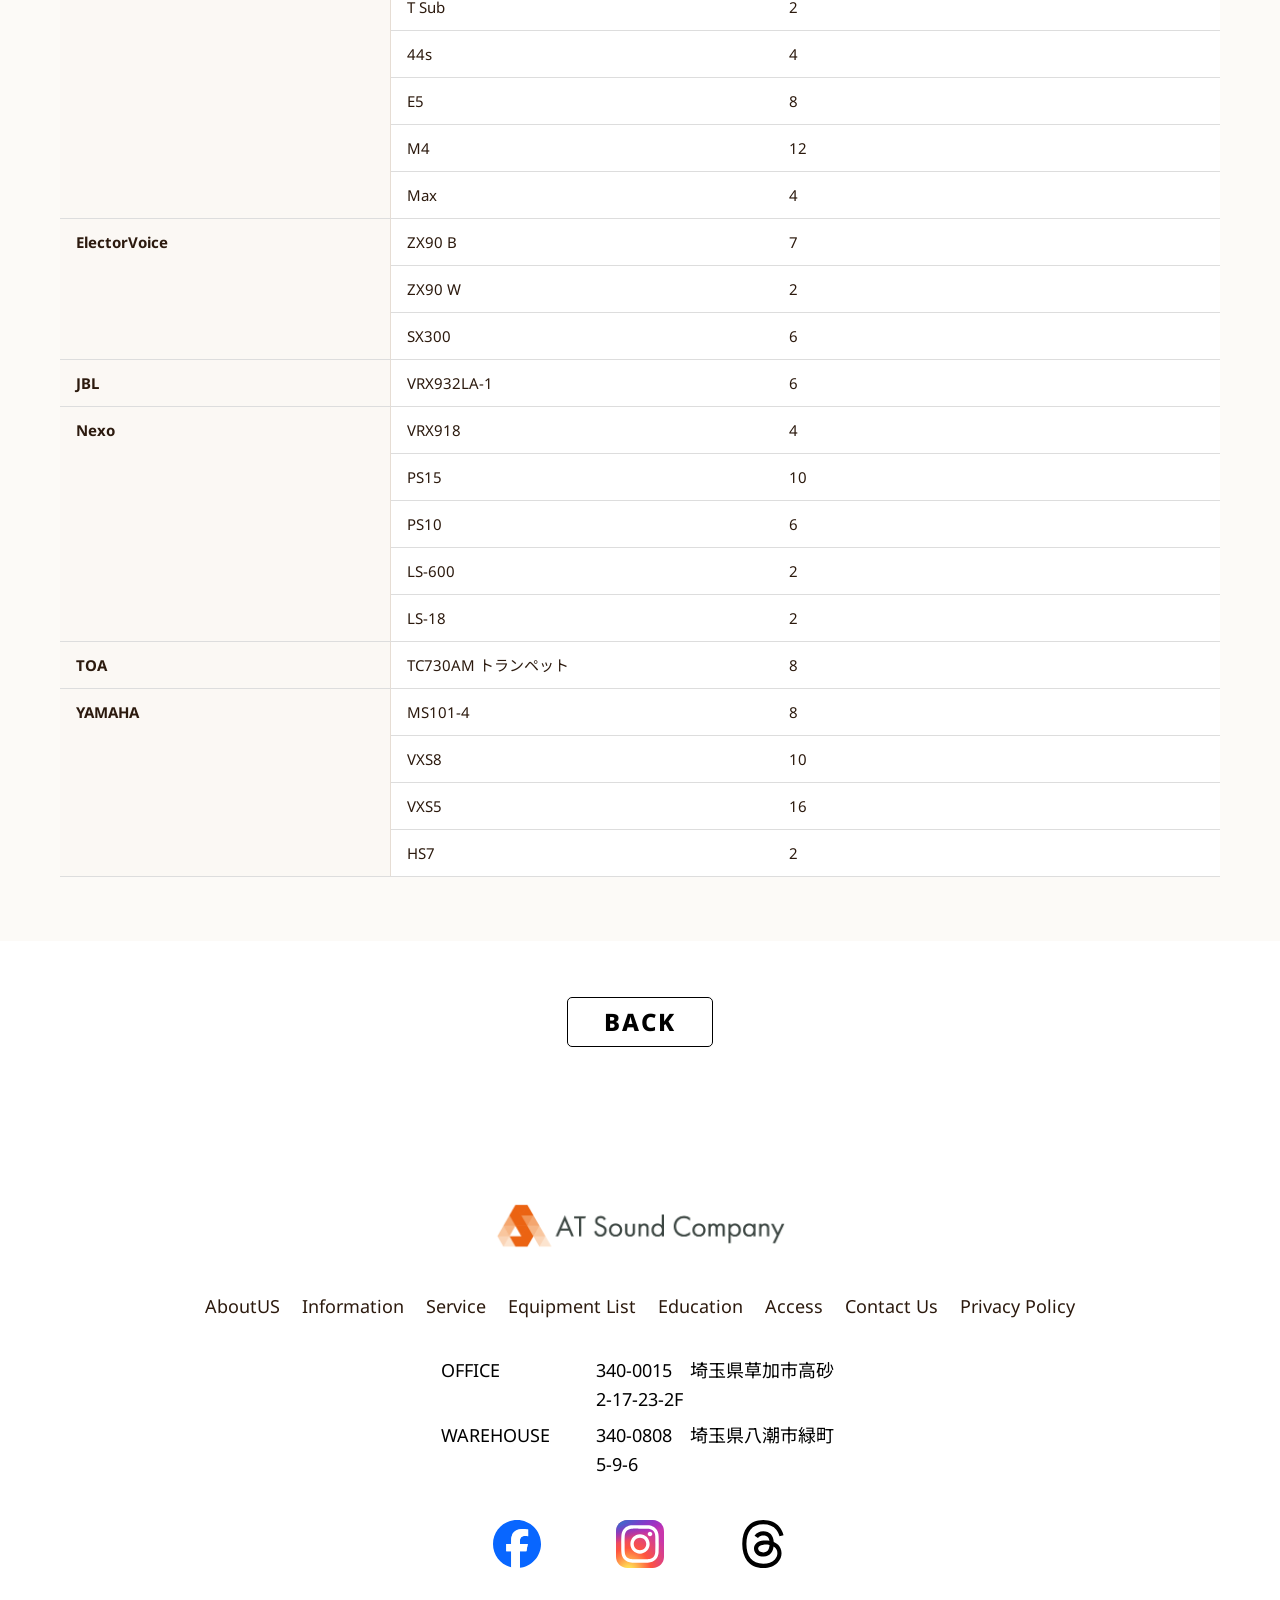
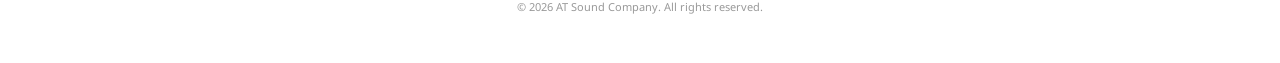
<file: equipment.html>
<!DOCTYPE html>
<html lang="ja">
<head>
  <meta charset="UTF-8" />
  <meta name="viewport" content="width=device-width, initial-scale=1.0" />
  <title>機材リスト｜AT Sound Company 株式会社アットサウンドカンパニー</title>
  <meta name="description" content="AT Sound Company（株式会社アットサウンドカンパニー）が保有する音響（PA）機材の一覧です。スピーカー・ミキサー・マイクなど、コンサートやイベントの仮設PAでご利用いただけます。" />
  <!-- SEO -->
  <link rel="canonical" href="https://www.ats-c.co.jp/equipment.html" />
  <meta name="robots" content="index, follow" />
  <meta property="og:type" content="article" />
  <meta property="og:site_name" content="AT Sound Company 株式会社アットサウンドカンパニー" />
  <meta property="og:locale" content="ja_JP" />
  <meta property="og:title" content="機材リスト｜AT Sound Company 株式会社アットサウンドカンパニー" />
  <meta property="og:description" content="AT Sound Company（株式会社アットサウンドカンパニー）が保有する音響（PA）機材の一覧です。スピーカー・ミキサー・マイクなど、コンサートやイベントの仮設PAでご利用いただけます。" />
  <meta property="og:url" content="https://www.ats-c.co.jp/equipment.html" />
  <meta property="og:image" content="https://www.ats-c.co.jp/images/pa-hero-1.jpg" />
  <meta name="twitter:card" content="summary_large_image" />
  <link rel="icon" href="images/favicon.png" type="image/png" />
  <link rel="apple-touch-icon" href="images/favicon.png" />
  <link rel="preconnect" href="https://fonts.googleapis.com" />
  <link rel="preconnect" href="https://fonts.gstatic.com" crossorigin />
  <link href="https://fonts.googleapis.com/css2?family=Noto+Sans:wght@400;500;700;800&family=Noto+Sans+JP:wght@400;500;700;800&display=swap" rel="stylesheet" />
  <link rel="stylesheet" href="css/style.css" />
</head>
<body>
  <!-- ===== Header ===== -->
  <header class="header" id="top">
    <div class="header__inner">
      <a href="index.html" class="logo"><img src="images/logo.png" alt="AT Sound Company" /></a>

      <nav class="nav" id="nav">
        <ul class="nav__list">
          <li><a href="aboutus.html">AboutUS</a></li>
          <li><a href="index.html#service">SERVICE</a></li>
          <li><a href="index.html#news">NEWS</a></li>
          <li><a href="education.html">Education</a></li>
          <li><a href="index.html#access">Access</a></li>
          <li><a href="contact.html">Contact Us</a></li>
        </ul>
      </nav>

      <button class="hamburger" id="hamburger" aria-label="メニューを開く" aria-expanded="false" aria-controls="nav">
        <span></span><span></span><span></span>
      </button>
    </div>
  </header>

  <main>
    <!-- ===== Page title ===== -->
    <section>
      <h1 class="page-title">EQUIPMENT LIST</h1>
      <p class="page-title__sub">音響機材リスト</p>
    </section>

    <!-- ===== Equipment groups (tabs) ===== -->
    <section>
      <div class="band-cream">
        <!-- 機材は管理サーバーから読み込みます（読み込めない場合は下の表をそのまま表示） -->
        <div class="band-inner" data-equipment-api="https://www.news.ats-c.co.jp/api/equipment.php" data-equipment-list="pa">

          <div class="tabs" role="tablist">
            <button type="button" class="tabs__btn is-active" data-target="panel-speaker" role="tab" aria-selected="true" id="tab-speaker">Speaker</button>
            <button type="button" class="tabs__btn" data-target="panel-amp" role="tab" aria-selected="false" id="tab-amp">Amp</button>
            <button type="button" class="tabs__btn" data-target="panel-console" role="tab" aria-selected="false" id="tab-console">Console</button>
            <button type="button" class="tabs__btn" data-target="panel-io-box" role="tab" aria-selected="false" id="tab-io-box">I/O Box</button>
            <button type="button" class="tabs__btn" data-target="panel-io-card" role="tab" aria-selected="false" id="tab-io-card">I/O Card</button>
            <button type="button" class="tabs__btn" data-target="panel-geq" role="tab" aria-selected="false" id="tab-geq">GEQ</button>
            <button type="button" class="tabs__btn" data-target="panel-prosessor" role="tab" aria-selected="false" id="tab-prosessor">Prosessor</button>
            <button type="button" class="tabs__btn" data-target="panel-interface" role="tab" aria-selected="false" id="tab-interface">InterFace</button>
            <button type="button" class="tabs__btn" data-target="panel-inter-comm" role="tab" aria-selected="false" id="tab-inter-comm">Inter-Comm</button>
            <button type="button" class="tabs__btn" data-target="panel-playback" role="tab" aria-selected="false" id="tab-playback">PlayBack</button>
            <button type="button" class="tabs__btn" data-target="panel-dj" role="tab" aria-selected="false" id="tab-dj">DJ</button>
            <button type="button" class="tabs__btn" data-target="panel-rec" role="tab" aria-selected="false" id="tab-rec">Rec</button>
            <button type="button" class="tabs__btn" data-target="panel-haedphone" role="tab" aria-selected="false" id="tab-haedphone">Haedphone</button>
            <button type="button" class="tabs__btn" data-target="panel-spritter" role="tab" aria-selected="false" id="tab-spritter">Spritter</button>
            <button type="button" class="tabs__btn" data-target="panel-microphone" role="tab" aria-selected="false" id="tab-microphone">Microphone</button>
            <button type="button" class="tabs__btn" data-target="panel-di" role="tab" aria-selected="false" id="tab-di">DI</button>
            <button type="button" class="tabs__btn" data-target="panel-wireless" role="tab" aria-selected="false" id="tab-wireless">Wireless</button>
            <button type="button" class="tabs__btn" data-target="panel-iem" role="tab" aria-selected="false" id="tab-iem">IEM</button>
            <button type="button" class="tabs__btn" data-target="panel-others" role="tab" aria-selected="false" id="tab-others">Others</button>
          </div>

          <div class="tab-panel is-active" id="panel-speaker" role="tabpanel" aria-labelledby="tab-speaker">
            <div class="equipment-group">
              <h2 class="equipment-group__title">Speaker</h2>
              <div class="equipment-table-wrap">
                <table class="equipment-table equipment-table--note">
                  <thead><tr><th>メーカー</th><th>機材名</th><th class="equipment-table__qty">数量</th><th class="equipment-table__note">備考</th></tr></thead>
                  <tbody>
                  <tr><td rowspan="1">BEHRINGER</td><td>EUROLIVE B205</td><td class="equipment-table__qty">4</td><td class="equipment-table__note"></td></tr>
                  <tr><td rowspan="3">BLAZE Audio</td><td>Ci2 Black</td><td class="equipment-table__qty">4</td><td class="equipment-table__note"></td></tr>
                  <tr><td>Ci2 Whiite</td><td class="equipment-table__qty">8</td><td class="equipment-table__note"></td></tr>
                  <tr><td>HSS-3000</td><td class="equipment-table__qty">1</td><td class="equipment-table__note">Include Amp(1week rental)</td></tr>
                  <tr><td rowspan="4">BOSE</td><td>L1 Compact</td><td class="equipment-table__qty">2</td><td class="equipment-table__note"></td></tr>
                  <tr><td>L1 Pro8</td><td class="equipment-table__qty">2</td><td class="equipment-table__note"></td></tr>
                  <tr><td>S1 Pro</td><td class="equipment-table__qty">1</td><td class="equipment-table__note"></td></tr>
                  <tr><td>Soundlink Revolve Ⅱ</td><td class="equipment-table__qty">2</td><td class="equipment-table__note"></td></tr>
                  <tr><td rowspan="3">CODA</td><td>D5 Tube</td><td class="equipment-table__qty">8</td><td class="equipment-table__note"></td></tr>
                  <tr><td>D5 Cube Black</td><td class="equipment-table__qty">32</td><td class="equipment-table__note"></td></tr>
                  <tr><td>D5 Cube White</td><td class="equipment-table__qty">4</td><td class="equipment-table__note"></td></tr>
                  <tr><td rowspan="15">d&amp;b audio-technik</td><td>KSL8</td><td class="equipment-table__qty">12</td><td class="equipment-table__note"></td></tr>
                  <tr><td>KSL Sub</td><td class="equipment-table__qty">4</td><td class="equipment-table__note"></td></tr>
                  <tr><td>SL Sub</td><td class="equipment-table__qty">2</td><td class="equipment-table__note"></td></tr>
                  <tr><td>V8</td><td class="equipment-table__qty">24</td><td class="equipment-table__note"></td></tr>
                  <tr><td>V Sub</td><td class="equipment-table__qty">8</td><td class="equipment-table__note"></td></tr>
                  <tr><td>V7P</td><td class="equipment-table__qty">6</td><td class="equipment-table__note"></td></tr>
                  <tr><td>AL60</td><td class="equipment-table__qty">6</td><td class="equipment-table__note"></td></tr>
                  <tr><td>T10</td><td class="equipment-table__qty">18</td><td class="equipment-table__note"></td></tr>
                  <tr><td>E15X-Sub</td><td class="equipment-table__qty">4</td><td class="equipment-table__note"></td></tr>
                  <tr><td>B8-Sub</td><td class="equipment-table__qty">2</td><td class="equipment-table__note"></td></tr>
                  <tr><td>T Sub</td><td class="equipment-table__qty">2</td><td class="equipment-table__note"></td></tr>
                  <tr><td>44s</td><td class="equipment-table__qty">4</td><td class="equipment-table__note"></td></tr>
                  <tr><td>E5</td><td class="equipment-table__qty">8</td><td class="equipment-table__note"></td></tr>
                  <tr><td>M4</td><td class="equipment-table__qty">12</td><td class="equipment-table__note"></td></tr>
                  <tr><td>Max</td><td class="equipment-table__qty">4</td><td class="equipment-table__note"></td></tr>
                  <tr><td rowspan="3">ElectorVoice</td><td>ZX90 B</td><td class="equipment-table__qty">7</td><td class="equipment-table__note"></td></tr>
                  <tr><td>ZX90 W</td><td class="equipment-table__qty">2</td><td class="equipment-table__note"></td></tr>
                  <tr><td>SX300</td><td class="equipment-table__qty">6</td><td class="equipment-table__note"></td></tr>
                  <tr><td rowspan="1">JBL</td><td>VRX932LA-1</td><td class="equipment-table__qty">6</td><td class="equipment-table__note"></td></tr>
                  <tr><td rowspan="5">Nexo</td><td>VRX918</td><td class="equipment-table__qty">4</td><td class="equipment-table__note"></td></tr>
                  <tr><td>PS15</td><td class="equipment-table__qty">10</td><td class="equipment-table__note"></td></tr>
                  <tr><td>PS10</td><td class="equipment-table__qty">6</td><td class="equipment-table__note"></td></tr>
                  <tr><td>LS-600</td><td class="equipment-table__qty">2</td><td class="equipment-table__note"></td></tr>
                  <tr><td>LS-18</td><td class="equipment-table__qty">2</td><td class="equipment-table__note"></td></tr>
                  <tr><td rowspan="1">TOA</td><td>TC730AM トランペット</td><td class="equipment-table__qty">8</td><td class="equipment-table__note"></td></tr>
                  <tr><td rowspan="4">YAMAHA</td><td>MS101-4</td><td class="equipment-table__qty">8</td><td class="equipment-table__note"></td></tr>
                  <tr><td>VXS8</td><td class="equipment-table__qty">10</td><td class="equipment-table__note"></td></tr>
                  <tr><td>VXS5</td><td class="equipment-table__qty">16</td><td class="equipment-table__note"></td></tr>
                  <tr><td>HS7</td><td class="equipment-table__qty">2</td><td class="equipment-table__note"></td></tr>
                  </tbody>
                </table>
              </div>
            </div>
          </div>

          <div class="tab-panel" id="panel-amp" role="tabpanel" aria-labelledby="tab-amp" hidden>
            <div class="equipment-group">
              <h2 class="equipment-group__title">Amp</h2>
              <div class="equipment-table-wrap">
                <table class="equipment-table equipment-table--note">
                  <thead><tr><th>メーカー</th><th>機材名</th><th class="equipment-table__qty">数量</th><th class="equipment-table__note">備考</th></tr></thead>
                  <tbody>
                  <tr><td rowspan="2">BOSE</td><td>FreeSpace ZA250-LZ</td><td class="equipment-table__qty">1</td><td class="equipment-table__note"></td></tr>
                  <tr><td>FreeSpace IZA250-LZ</td><td class="equipment-table__qty">1</td><td class="equipment-table__note"></td></tr>
                  <tr><td rowspan="4">CAMCO</td><td>D-POWER7</td><td class="equipment-table__qty">6</td><td class="equipment-table__note"></td></tr>
                  <tr><td>Q-Power10</td><td class="equipment-table__qty">3</td><td class="equipment-table__note"></td></tr>
                  <tr><td>Vortex3</td><td class="equipment-table__qty">2</td><td class="equipment-table__note"></td></tr>
                  <tr><td>Quattrocanali 4804-D</td><td class="equipment-table__qty">1</td><td class="equipment-table__note"></td></tr>
                  <tr><td rowspan="1">Crown</td><td>I-Tech 4x3500</td><td class="equipment-table__qty">2</td><td class="equipment-table__note"></td></tr>
                  <tr><td rowspan="3">d&amp;b audio-technik</td><td>D80</td><td class="equipment-table__qty">10</td><td class="equipment-table__note"></td></tr>
                  <tr><td>D40</td><td class="equipment-table__qty">8</td><td class="equipment-table__note"></td></tr>
                  <tr><td>D20</td><td class="equipment-table__qty">4</td><td class="equipment-table__note"></td></tr>
                  <tr><td rowspan="2">LabGruppen</td><td>CA2402</td><td class="equipment-table__qty">6</td><td class="equipment-table__note"></td></tr>
                  <tr><td>FAD2402</td><td class="equipment-table__qty">10</td><td class="equipment-table__note"></td></tr>
                  <tr><td rowspan="3">NEXO</td><td>NXAMP 4x4</td><td class="equipment-table__qty">2</td><td class="equipment-table__note"></td></tr>
                  <tr><td>NXAMP 4x2 mk2</td><td class="equipment-table__qty">1</td><td class="equipment-table__note"></td></tr>
                  <tr><td>NXAMP 4x1 mk2</td><td class="equipment-table__qty">1</td><td class="equipment-table__note"></td></tr>
                  <tr><td rowspan="1">QSC</td><td>GX3</td><td class="equipment-table__qty">2</td><td class="equipment-table__note"></td></tr>
                  <tr><td rowspan="1">TASCAM</td><td>SRA5050</td><td class="equipment-table__qty">4</td><td class="equipment-table__note"></td></tr>
                  <tr><td rowspan="1">YAMAHA</td><td>XH200</td><td class="equipment-table__qty">1</td><td class="equipment-table__note">hi-Impedance</td></tr>
                  </tbody>
                </table>
              </div>
            </div>
          </div>

          <div class="tab-panel" id="panel-console" role="tabpanel" aria-labelledby="tab-console" hidden>
            <div class="equipment-group">
              <h2 class="equipment-group__title">Console</h2>
              <div class="equipment-table-wrap">
                <table class="equipment-table equipment-table--note">
                  <thead><tr><th>メーカー</th><th>機材名</th><th class="equipment-table__qty">数量</th><th class="equipment-table__note">備考</th></tr></thead>
                  <tbody>
                  <tr><td rowspan="3">AVID</td><td>S6L 32D</td><td class="equipment-table__qty">1</td><td class="equipment-table__note">Include E6L-192+STAGE64+Waves</td></tr>
                  <tr><td>S6L 24C</td><td class="equipment-table__qty">1</td><td class="equipment-table__note">Include E6L-112+STAGE64+Waves</td></tr>
                  <tr><td>S6L 16C</td><td class="equipment-table__qty">1</td><td class="equipment-table__note">Include E6L-112+STAGE64+Waves</td></tr>
                  <tr><td rowspan="2">BEHRINGER</td><td>XENYX1204</td><td class="equipment-table__qty">3</td><td class="equipment-table__note"></td></tr>
                  <tr><td>XENYX502</td><td class="equipment-table__qty">9</td><td class="equipment-table__note"></td></tr>
                  <tr><td rowspan="1">SoundCraft</td><td>EPM6</td><td class="equipment-table__qty">1</td><td class="equipment-table__note"></td></tr>
                  <tr><td rowspan="14">YAMAHA</td><td>DM7</td><td class="equipment-table__qty">1</td><td class="equipment-table__note">I/O boxは別</td></tr>
                  <tr><td>CL5</td><td class="equipment-table__qty">2</td><td class="equipment-table__note">I/O boxは別</td></tr>
                  <tr><td>CL3</td><td class="equipment-table__qty">1</td><td class="equipment-table__note">I/O boxは別</td></tr>
                  <tr><td>QL1</td><td class="equipment-table__qty">4</td><td class="equipment-table__note"></td></tr>
                  <tr><td>DM3 Standard</td><td class="equipment-table__qty">1</td><td class="equipment-table__note"></td></tr>
                  <tr><td>DM3 DANTE</td><td class="equipment-table__qty">2</td><td class="equipment-table__note"></td></tr>
                  <tr><td>O1V96i</td><td class="equipment-table__qty">1</td><td class="equipment-table__note"></td></tr>
                  <tr><td>Prism 8x8 Dante</td><td class="equipment-table__qty">1</td><td class="equipment-table__note"></td></tr>
                  <tr><td>Prism 12x12 Dante</td><td class="equipment-table__qty">1</td><td class="equipment-table__note"></td></tr>
                  <tr><td>MG16</td><td class="equipment-table__qty">1</td><td class="equipment-table__note"></td></tr>
                  <tr><td>MG16/4</td><td class="equipment-table__qty">1</td><td class="equipment-table__note"></td></tr>
                  <tr><td>MG102C</td><td class="equipment-table__qty">1</td><td class="equipment-table__note"></td></tr>
                  <tr><td>MG06</td><td class="equipment-table__qty">4</td><td class="equipment-table__note"></td></tr>
                  <tr><td>MG12</td><td class="equipment-table__qty">1</td><td class="equipment-table__note"></td></tr>
                  </tbody>
                </table>
              </div>
            </div>
          </div>

          <div class="tab-panel" id="panel-io-box" role="tabpanel" aria-labelledby="tab-io-box" hidden>
            <div class="equipment-group">
              <h2 class="equipment-group__title">I/O Box</h2>
              <div class="equipment-table-wrap">
                <table class="equipment-table">
                  <thead><tr><th>メーカー</th><th>機材名</th><th class="equipment-table__qty">数量</th></tr></thead>
                  <tbody>
                  <tr><td rowspan="3">AVID</td><td>Stage64</td><td class="equipment-table__qty">2</td></tr>
                  <tr><td>Stage32</td><td class="equipment-table__qty">1</td></tr>
                  <tr><td>Local16</td><td class="equipment-table__qty">1</td></tr>
                  <tr><td rowspan="1">NONE</td><td>INPUT BOX</td><td class="equipment-table__qty">1</td></tr>
                  <tr><td rowspan="4">YAMAHA</td><td>Rio3224-D</td><td class="equipment-table__qty">3</td></tr>
                  <tr><td>Rio3224-D2</td><td class="equipment-table__qty">4</td></tr>
                  <tr><td>Rio1608-D</td><td class="equipment-table__qty">2</td></tr>
                  <tr><td>Rio1608-D2</td><td class="equipment-table__qty">2</td></tr>
                  </tbody>
                </table>
              </div>
            </div>
          </div>

          <div class="tab-panel" id="panel-io-card" role="tabpanel" aria-labelledby="tab-io-card" hidden>
            <div class="equipment-group">
              <h2 class="equipment-group__title">I/O Card</h2>
              <div class="equipment-table-wrap">
                <table class="equipment-table">
                  <thead><tr><th>メーカー</th><th>機材名</th><th class="equipment-table__qty">数量</th></tr></thead>
                  <tbody>
                  <tr><td rowspan="1">Audinate</td><td>MY16-AUD</td><td class="equipment-table__qty">1</td></tr>
                  <tr><td rowspan="1">Waves</td><td>WSG-Y16</td><td class="equipment-table__qty"></td></tr>
                  <tr><td rowspan="3">YAMAHA</td><td>MY16-AT</td><td class="equipment-table__qty">2</td></tr>
                  <tr><td>MY8-AD24</td><td class="equipment-table__qty">1</td></tr>
                  <tr><td>MY4-DA</td><td class="equipment-table__qty">1</td></tr>
                  </tbody>
                </table>
              </div>
            </div>
          </div>

          <div class="tab-panel" id="panel-geq" role="tabpanel" aria-labelledby="tab-geq" hidden>
            <div class="equipment-group">
              <h2 class="equipment-group__title">GEQ</h2>
              <div class="equipment-table-wrap">
                <table class="equipment-table">
                  <thead><tr><th>メーカー</th><th>機材名</th><th class="equipment-table__qty">数量</th></tr></thead>
                  <tbody>
                  <tr><td rowspan="2">dbx</td><td>dbx1231</td><td class="equipment-table__qty">1</td></tr>
                  <tr><td>dbx 160A</td><td class="equipment-table__qty">1</td></tr>
                  <tr><td rowspan="1">YAMAHA</td><td>Q2031</td><td class="equipment-table__qty">2</td></tr>
                  </tbody>
                </table>
              </div>
            </div>
          </div>

          <div class="tab-panel" id="panel-prosessor" role="tabpanel" aria-labelledby="tab-prosessor" hidden>
            <div class="equipment-group">
              <h2 class="equipment-group__title">Prosessor</h2>
              <div class="equipment-table-wrap">
                <table class="equipment-table">
                  <thead><tr><th>メーカー</th><th>機材名</th><th class="equipment-table__qty">数量</th></tr></thead>
                  <tbody>
                  <tr><td rowspan="2">LAKE</td><td>LM44</td><td class="equipment-table__qty">1</td></tr>
                  <tr><td>LM26</td><td class="equipment-table__qty">2</td></tr>
                  <tr><td rowspan="2">Nexo</td><td>PS15TD-v3</td><td class="equipment-table__qty">2</td></tr>
                  <tr><td>PS10TD-v3</td><td class="equipment-table__qty">1</td></tr>
                  <tr><td rowspan="1">Waves</td><td>SoundGrid EX Server-C(Include Marciuy)</td><td class="equipment-table__qty">3</td></tr>
                  </tbody>
                </table>
              </div>
            </div>
          </div>

          <div class="tab-panel" id="panel-interface" role="tabpanel" aria-labelledby="tab-interface" hidden>
            <div class="equipment-group">
              <h2 class="equipment-group__title">InterFace</h2>
              <div class="equipment-table-wrap">
                <table class="equipment-table">
                  <thead><tr><th>メーカー</th><th>機材名</th><th class="equipment-table__qty">数量</th></tr></thead>
                  <tbody>
                  <tr><td rowspan="1">FOCUSRITE</td><td>Scarlet 4i4 Gen3</td><td class="equipment-table__qty">1</td></tr>
                  <tr><td rowspan="1">iConnectivity</td><td>PlayAudio1U</td><td class="equipment-table__qty">2</td></tr>
                  <tr><td rowspan="1">RME</td><td>Fireface UC</td><td class="equipment-table__qty">1</td></tr>
                  <tr><td rowspan="1">TASCAM</td><td>OCTA-CAPTURE</td><td class="equipment-table__qty">1</td></tr>
                  <tr><td rowspan="1">YAMAHA</td><td>RUio16-D</td><td class="equipment-table__qty">2</td></tr>
                  </tbody>
                </table>
              </div>
            </div>
          </div>

          <div class="tab-panel" id="panel-inter-comm" role="tabpanel" aria-labelledby="tab-inter-comm" hidden>
            <div class="equipment-group">
              <h2 class="equipment-group__title">Inter-Comm</h2>
              <div class="equipment-table-wrap">
                <table class="equipment-table">
                  <thead><tr><th>メーカー</th><th>機材名</th><th class="equipment-table__qty">数量</th></tr></thead>
                  <tbody>
                  <tr><td rowspan="2">HollyLand</td><td>Solidcom C1</td><td class="equipment-table__qty">1</td></tr>
                  <tr><td>Solidcom C1 Pro</td><td class="equipment-table__qty">1</td></tr>
                  <tr><td rowspan="1">Riedel</td><td>Bolero 子機10個 ANT 1 I/F 1 充電器 2</td><td class="equipment-table__qty">1</td></tr>
                  </tbody>
                </table>
              </div>
            </div>
          </div>

          <div class="tab-panel" id="panel-playback" role="tabpanel" aria-labelledby="tab-playback" hidden>
            <div class="equipment-group">
              <h2 class="equipment-group__title">PlayBack</h2>
              <div class="equipment-table-wrap">
                <table class="equipment-table">
                  <thead><tr><th>メーカー</th><th>機材名</th><th class="equipment-table__qty">数量</th></tr></thead>
                  <tbody>
                  <tr><td rowspan="6">TASCAM</td><td>CD-500</td><td class="equipment-table__qty">4</td></tr>
                  <tr><td>CD-200</td><td class="equipment-table__qty">1</td></tr>
                  <tr><td>SSCDR-200</td><td class="equipment-table__qty">1</td></tr>
                  <tr><td>CD-400U</td><td class="equipment-table__qty">2</td></tr>
                  <tr><td>MD-350</td><td class="equipment-table__qty">4</td></tr>
                  <tr><td>CD-A500</td><td class="equipment-table__qty">1</td></tr>
                  </tbody>
                </table>
              </div>
            </div>
          </div>

          <div class="tab-panel" id="panel-dj" role="tabpanel" aria-labelledby="tab-dj" hidden>
            <div class="equipment-group">
              <h2 class="equipment-group__title">DJ</h2>
              <div class="equipment-table-wrap">
                <table class="equipment-table equipment-table--note">
                  <thead><tr><th>メーカー</th><th>機材名</th><th class="equipment-table__qty">数量</th><th class="equipment-table__note">備考</th></tr></thead>
                  <tbody>
                  <tr><td rowspan="2">Pioneer</td><td>DJM A9</td><td class="equipment-table__qty">1</td><td class="equipment-table__note">DJ機材</td></tr>
                  <tr><td>CDJ-3000</td><td class="equipment-table__qty">2</td><td class="equipment-table__note">DJ機材</td></tr>
                  </tbody>
                </table>
              </div>
            </div>
          </div>

          <div class="tab-panel" id="panel-rec" role="tabpanel" aria-labelledby="tab-rec" hidden>
            <div class="equipment-group">
              <h2 class="equipment-group__title">Rec</h2>
              <div class="equipment-table-wrap">
                <table class="equipment-table">
                  <thead><tr><th>メーカー</th><th>機材名</th><th class="equipment-table__qty">数量</th></tr></thead>
                  <tbody>
                  <tr><td rowspan="3">TASCAM</td><td>SSR-250N</td><td class="equipment-table__qty">1</td></tr>
                  <tr><td>DA-6400</td><td class="equipment-table__qty">1</td></tr>
                  <tr><td>DR-40X</td><td class="equipment-table__qty">2</td></tr>
                  </tbody>
                </table>
              </div>
            </div>
          </div>

          <div class="tab-panel" id="panel-haedphone" role="tabpanel" aria-labelledby="tab-haedphone" hidden>
            <div class="equipment-group">
              <h2 class="equipment-group__title">Haedphone</h2>
              <div class="equipment-table-wrap">
                <table class="equipment-table">
                  <thead><tr><th>メーカー</th><th>機材名</th><th class="equipment-table__qty">数量</th></tr></thead>
                  <tbody>
                  <tr><td rowspan="4">&#8212;</td><td>CD900ST</td><td class="equipment-table__qty">11</td></tr>
                  <tr><td>MDR-7506</td><td class="equipment-table__qty">2</td></tr>
                  <tr><td>HA-8000</td><td class="equipment-table__qty">2</td></tr>
                  <tr><td>HA4700</td><td class="equipment-table__qty">3</td></tr>
                  </tbody>
                </table>
              </div>
            </div>
          </div>

          <div class="tab-panel" id="panel-spritter" role="tabpanel" aria-labelledby="tab-spritter" hidden>
            <div class="equipment-group">
              <h2 class="equipment-group__title">Spritter</h2>
              <div class="equipment-table-wrap">
                <table class="equipment-table">
                  <thead><tr><th>メーカー</th><th>機材名</th><th class="equipment-table__qty">数量</th></tr></thead>
                  <tbody>
                  <tr><td rowspan="2">&#8212;</td><td>SQ1S Spritter</td><td class="equipment-table__qty">1</td></tr>
                  <tr><td>12ch Pless Box</td><td class="equipment-table__qty">2</td></tr>
                  </tbody>
                </table>
              </div>
            </div>
          </div>

          <div class="tab-panel" id="panel-microphone" role="tabpanel" aria-labelledby="tab-microphone" hidden>
            <div class="equipment-group">
              <h2 class="equipment-group__title">Microphone</h2>
              <div class="equipment-table-wrap">
                <table class="equipment-table">
                  <thead><tr><th>メーカー</th><th>機材名</th><th class="equipment-table__qty">数量</th></tr></thead>
                  <tbody>
                  <tr><td rowspan="2">AKG</td><td>C414</td><td class="equipment-table__qty">6</td></tr>
                  <tr><td>C451B</td><td class="equipment-table__qty">6</td></tr>
                  <tr><td rowspan="1">Arco percussion</td><td>PU-44C カホンMic</td><td class="equipment-table__qty">1</td></tr>
                  <tr><td rowspan="2">Audio-Technica</td><td>ATM73a</td><td class="equipment-table__qty">2</td></tr>
                  <tr><td>SM35-TQG</td><td class="equipment-table__qty">4</td></tr>
                  <tr><td rowspan="1">COUNTRYMAN</td><td>ISOMAX</td><td class="equipment-table__qty">4</td></tr>
                  <tr><td rowspan="1">CROWN</td><td>PCC160</td><td class="equipment-table__qty">2</td></tr>
                  <tr><td rowspan="4">DPA</td><td>Vo4099</td><td class="equipment-table__qty">13</td></tr>
                  <tr><td>Core4488</td><td class="equipment-table__qty">8</td></tr>
                  <tr><td>DPA4088</td><td class="equipment-table__qty">1</td></tr>
                  <tr><td>DPA4080</td><td class="equipment-table__qty">8</td></tr>
                  <tr><td rowspan="1">Neumann</td><td>KM184mt</td><td class="equipment-table__qty">8</td></tr>
                  <tr><td rowspan="3">Sennheiser</td><td>MKE2 銀</td><td class="equipment-table__qty">3</td></tr>
                  <tr><td>MKE2 金</td><td class="equipment-table__qty">4</td></tr>
                  <tr><td>MKE2 Sennheiser</td><td class="equipment-table__qty">4</td></tr>
                  <tr><td rowspan="15">SHURE</td><td>SM58</td><td class="equipment-table__qty">30</td></tr>
                  <tr><td>SM58s</td><td class="equipment-table__qty">12</td></tr>
                  <tr><td>SM57</td><td class="equipment-table__qty">21</td></tr>
                  <tr><td>Beta52A</td><td class="equipment-table__qty">3</td></tr>
                  <tr><td>Beta58A</td><td class="equipment-table__qty">4</td></tr>
                  <tr><td>Beta57A</td><td class="equipment-table__qty">2</td></tr>
                  <tr><td>Beta87A</td><td class="equipment-table__qty">2</td></tr>
                  <tr><td>Beta91A</td><td class="equipment-table__qty">3</td></tr>
                  <tr><td>ATM25</td><td class="equipment-table__qty">2</td></tr>
                  <tr><td>e904</td><td class="equipment-table__qty">14</td></tr>
                  <tr><td>e906</td><td class="equipment-table__qty">2</td></tr>
                  <tr><td>SM55 SUPER</td><td class="equipment-table__qty">1</td></tr>
                  <tr><td>MX418/C</td><td class="equipment-table__qty">4</td></tr>
                  <tr><td>WBH54</td><td class="equipment-table__qty">2</td></tr>
                  <tr><td>BetaWB98-H/C</td><td class="equipment-table__qty">1</td></tr>
                  <tr><td rowspan="1">YAMAHIKO</td><td>CPS-PF1S 山彦</td><td class="equipment-table__qty">2</td></tr>
                  </tbody>
                </table>
              </div>
            </div>
          </div>

          <div class="tab-panel" id="panel-di" role="tabpanel" aria-labelledby="tab-di" hidden>
            <div class="equipment-group">
              <h2 class="equipment-group__title">DI</h2>
              <div class="equipment-table-wrap">
                <table class="equipment-table">
                  <thead><tr><th>メーカー</th><th>機材名</th><th class="equipment-table__qty">数量</th></tr></thead>
                  <tbody>
                  <tr><td rowspan="1">BOSS</td><td>DI-1</td><td class="equipment-table__qty">2</td></tr>
                  <tr><td rowspan="1">COUNTRYMAN</td><td>Type85</td><td class="equipment-table__qty">3</td></tr>
                  <tr><td rowspan="1">LA Audio</td><td>DBT-Plus</td><td class="equipment-table__qty">1</td></tr>
                  <tr><td rowspan="3">Radial</td><td>J48</td><td class="equipment-table__qty">10</td></tr>
                  <tr><td>J48 ST</td><td class="equipment-table__qty">2</td></tr>
                  <tr><td>JDI</td><td class="equipment-table__qty">1</td></tr>
                  </tbody>
                </table>
              </div>
            </div>
          </div>

          <div class="tab-panel" id="panel-wireless" role="tabpanel" aria-labelledby="tab-wireless" hidden>
            <div class="equipment-group">
              <h2 class="equipment-group__title">Wireless</h2>
              <div class="equipment-table-wrap">
                <table class="equipment-table">
                  <thead><tr><th>メーカー</th><th>機材名</th><th class="equipment-table__qty">数量</th></tr></thead>
                  <tbody>
                  <tr><td rowspan="4">SENNHEISER</td><td>EM3732-Ⅱ</td><td class="equipment-table__qty">4</td></tr>
                  <tr><td>EM3732-Ⅱ</td><td class="equipment-table__qty"></td></tr>
                  <tr><td>SK5212-Ⅱ</td><td class="equipment-table__qty">4</td></tr>
                  <tr><td>SKM5200-Ⅱ</td><td class="equipment-table__qty">8</td></tr>
                  <tr><td rowspan="12">SHURE</td><td>UHF-R UR4D (WhiteSpace)</td><td class="equipment-table__qty">16</td></tr>
                  <tr><td>UR2</td><td class="equipment-table__qty">52</td></tr>
                  <tr><td>UR1</td><td class="equipment-table__qty">20</td></tr>
                  <tr><td>ULXD4 (B帯)</td><td class="equipment-table__qty">2</td></tr>
                  <tr><td>ULXD1 (B帯)</td><td class="equipment-table__qty">2</td></tr>
                  <tr><td>ULXD2 (B帯)</td><td class="equipment-table__qty">2</td></tr>
                  <tr><td>ULXD4DJ-Z16 (1.2GHz)</td><td class="equipment-table__qty">2</td></tr>
                  <tr><td>ULXD1 Z16 (1.2GHz)</td><td class="equipment-table__qty">4</td></tr>
                  <tr><td>ULXD2 Z16 (1.2GHz)</td><td class="equipment-table__qty">4</td></tr>
                  <tr><td>AD4Q Z16 (1.2GHz)</td><td class="equipment-table__qty">1</td></tr>
                  <tr><td>AD1 Z16 (1.2GHz)</td><td class="equipment-table__qty">4</td></tr>
                  <tr><td>AD2 Z16 (1.2GHz)</td><td class="equipment-table__qty">4</td></tr>
                  </tbody>
                </table>
              </div>
            </div>
          </div>

          <div class="tab-panel" id="panel-iem" role="tabpanel" aria-labelledby="tab-iem" hidden>
            <div class="equipment-group">
              <h2 class="equipment-group__title">IEM</h2>
              <div class="equipment-table-wrap">
                <table class="equipment-table">
                  <thead><tr><th>メーカー</th><th>機材名</th><th class="equipment-table__qty">数量</th></tr></thead>
                  <tbody>
                  <tr><td rowspan="9">SHURE</td><td>PSM1000 (J8J)</td><td class="equipment-table__qty">2</td></tr>
                  <tr><td>PSM1000 (L8J)</td><td class="equipment-table__qty">3</td></tr>
                  <tr><td>PSM1000 (L11J)</td><td class="equipment-table__qty">2</td></tr>
                  <tr><td>P10R (J8J)</td><td class="equipment-table__qty">4</td></tr>
                  <tr><td>P10R (L8J)</td><td class="equipment-table__qty">4</td></tr>
                  <tr><td>P10R (L11J)</td><td class="equipment-table__qty">5</td></tr>
                  <tr><td>P10R+ (L8J)</td><td class="equipment-table__qty">4</td></tr>
                  <tr><td>AXT PSM ADTD (K56)</td><td class="equipment-table__qty">1</td></tr>
                  <tr><td>AXT PSM ADXR (K56)</td><td class="equipment-table__qty">5</td></tr>
                  </tbody>
                </table>
              </div>
            </div>
          </div>

          <div class="tab-panel" id="panel-others" role="tabpanel" aria-labelledby="tab-others" hidden>
            <div class="equipment-group">
              <h2 class="equipment-group__title">Others</h2>
              <div class="equipment-table-wrap">
                <table class="equipment-table">
                  <thead><tr><th>メーカー</th><th>機材名</th><th class="equipment-table__qty">数量</th></tr></thead>
                  <tbody>
                  <tr><td rowspan="2">&#8212;</td><td>ラクサー PLW-D350K</td><td class="equipment-table__qty">1</td></tr>
                  <tr><td>GUIL ULK-650XL</td><td class="equipment-table__qty">2</td></tr>
                  </tbody>
                </table>
              </div>
            </div>
          </div>

        </div>
      </div>
    </section>

    <!-- ===== PAトップページへ戻る ===== -->
    <section>
      <div class="band-inner cta">
        <a href="pa.html" class="btn btn--wide">BACK</a>
      </div>
    </section>
  </main>

  <!-- ===== Footer ===== -->
  <footer class="footer" id="contact">
    <a href="index.html" class="footer__logo"><img src="images/logo.png" alt="AT Sound Company" /></a>

    <nav class="footer__nav">
      <a href="aboutus.html">AboutUS</a>
      <a href="index.html#news">Information</a>
      <a href="index.html#service">Service</a>
      <a href="equipment.html">Equipment List</a>
      <a href="education.html">Education</a>
      <a href="index.html#access">Access</a>
      <a href="contact.html">Contact Us</a>
      <a href="privacy.html">Privacy Policy</a>
    </nav>

    <dl class="footer__addr">
      <div><dt>OFFICE</dt><dd>340-0015　埼玉県草加市高砂2-17-23-2F</dd></div>
      <div><dt>WAREHOUSE</dt><dd>340-0808　埼玉県八潮市緑町5-9-6</dd></div>
    </dl>

    <ul class="footer__sns">
      <li><a href="https://www.facebook.com/profile.php?id=61595845280527" aria-label="Facebook" target="_blank" rel="noopener"><img src="images/facebook.svg" alt="Facebook" /></a></li>
      <li><a href="https://www.instagram.com/atssoundcompany/" aria-label="Instagram" target="_blank" rel="noopener"><img src="images/instagram.svg" alt="Instagram" /></a></li>
      <li><a href="#" aria-label="Threads" target="_blank" rel="noopener"><img src="images/threads.svg" alt="Threads" /></a></li>
    </ul>

    <p class="footer__copy">&copy; 2026 AT Sound Company. All rights reserved.</p>
  </footer>

  <script src="js/main.js"></script>
  <script src="js/equipment.js" defer></script>
  <script>
    (function () {
      var btns = document.querySelectorAll('.tabs__btn');
      var panels = document.querySelectorAll('.tab-panel');
      btns.forEach(function (btn) {
        btn.addEventListener('click', function () {
          btns.forEach(function (b) { b.classList.remove('is-active'); b.setAttribute('aria-selected', 'false'); });
          panels.forEach(function (p) { p.hidden = true; p.classList.remove('is-active'); });
          btn.classList.add('is-active');
          btn.setAttribute('aria-selected', 'true');
          var target = document.getElementById(btn.dataset.target);
          target.hidden = false;
          target.classList.add('is-active');
        });
      });
    })();
  </script>
</body>
</html>
</file>
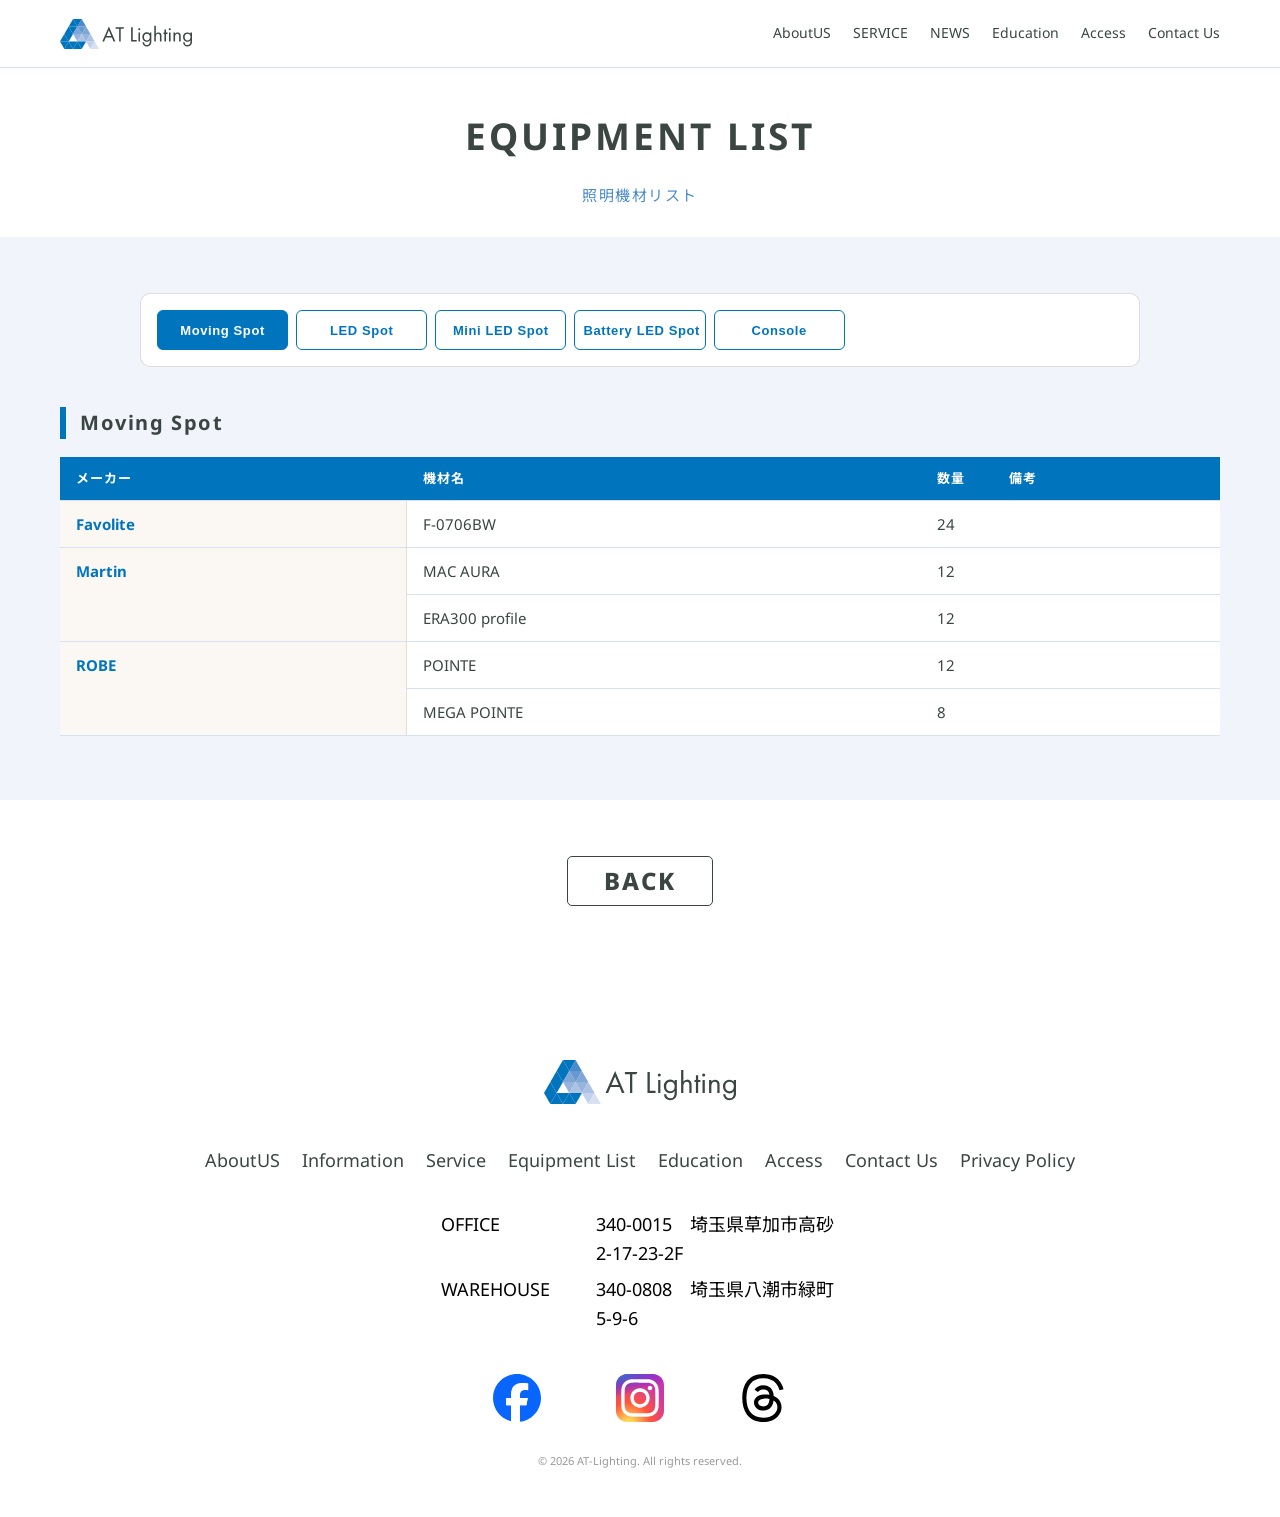
<file: lighting-equipment.html>
<!DOCTYPE html>
<html lang="ja">
<head>
  <meta charset="UTF-8" />
  <meta name="viewport" content="width=device-width, initial-scale=1.0" />
  <title>照明機材リスト｜AT-Lighting（AT Sound Company）</title>
  <meta name="description" content="AT-Lighting（株式会社アットサウンドカンパニー照明部門）が保有する照明機材の一覧です。コンサート・イベント・ダンス発表会などの照明でご利用いただけます。" />
  <!-- SEO -->
  <link rel="canonical" href="https://www.ats-c.co.jp/lighting-equipment.html" />
  <meta name="robots" content="index, follow" />
  <meta property="og:type" content="article" />
  <meta property="og:site_name" content="AT Sound Company 株式会社アットサウンドカンパニー" />
  <meta property="og:locale" content="ja_JP" />
  <meta property="og:title" content="照明機材リスト｜AT-Lighting（AT Sound Company）" />
  <meta property="og:description" content="AT-Lighting（株式会社アットサウンドカンパニー照明部門）が保有する照明機材の一覧です。コンサート・イベント・ダンス発表会などの照明でご利用いただけます。" />
  <meta property="og:url" content="https://www.ats-c.co.jp/lighting-equipment.html" />
  <meta property="og:image" content="https://www.ats-c.co.jp/images/lighting-hero-1.jpg" />
  <meta name="twitter:card" content="summary_large_image" />
  <link rel="icon" href="images/favicon.png" type="image/png" />
  <link rel="apple-touch-icon" href="images/favicon.png" />
  <link rel="preconnect" href="https://fonts.googleapis.com" />
  <link rel="preconnect" href="https://fonts.gstatic.com" crossorigin />
  <link href="https://fonts.googleapis.com/css2?family=Noto+Sans:wght@400;500;700;800&family=Noto+Sans+JP:wght@400;500;700;800&display=swap" rel="stylesheet" />
  <link rel="stylesheet" href="css/style.css" />
</head>
<body class="theme-atl">
  <!-- ===== Header ===== -->
  <header class="header" id="top">
    <div class="header__inner">
      <a href="index.html" class="logo"><img src="images/atl-logo.svg" alt="AT-Lighting" /></a>

      <nav class="nav" id="nav">
        <ul class="nav__list">
          <li><a href="aboutus.html">AboutUS</a></li>
          <li><a href="index.html#service">SERVICE</a></li>
          <li><a href="index.html#news">NEWS</a></li>
          <li><a href="education.html">Education</a></li>
          <li><a href="index.html#access">Access</a></li>
          <li><a href="contact.html">Contact Us</a></li>
        </ul>
      </nav>

      <button class="hamburger" id="hamburger" aria-label="メニューを開く" aria-expanded="false" aria-controls="nav">
        <span></span><span></span><span></span>
      </button>
    </div>
  </header>

  <main>
    <!-- ===== Page title ===== -->
    <section>
      <h1 class="page-title">EQUIPMENT LIST</h1>
      <p class="page-title__sub">照明機材リスト</p>
    </section>

    <!-- ===== Equipment groups (tabs) ===== -->
    <section>
      <div class="band-cream">
        <!-- 機材は管理サーバーから読み込みます（読み込めない場合は下の表をそのまま表示） -->
        <div class="band-inner" data-equipment-api="https://www.news.ats-c.co.jp/api/equipment.php" data-equipment-list="lighting">

          <div class="tabs" role="tablist">
            <button type="button" class="tabs__btn is-active" data-target="panel-moving-spot" role="tab" aria-selected="true" id="tab-moving-spot">Moving Spot</button>
            <button type="button" class="tabs__btn" data-target="panel-led-spot" role="tab" aria-selected="false" id="tab-led-spot">LED Spot</button>
            <button type="button" class="tabs__btn" data-target="panel-mini-led-spot" role="tab" aria-selected="false" id="tab-mini-led-spot">Mini LED Spot</button>
            <button type="button" class="tabs__btn" data-target="panel-battery-led-spot" role="tab" aria-selected="false" id="tab-battery-led-spot">Battery LED Spot</button>
            <button type="button" class="tabs__btn" data-target="panel-console" role="tab" aria-selected="false" id="tab-console">Console</button>
          </div>

          <div class="tab-panel is-active" id="panel-moving-spot" role="tabpanel" aria-labelledby="tab-moving-spot">
            <div class="equipment-group">
              <h2 class="equipment-group__title">Moving Spot</h2>
              <div class="equipment-table-wrap">
                <table class="equipment-table equipment-table--note">
                  <thead><tr><th>メーカー</th><th>機材名</th><th class="equipment-table__qty">数量</th><th class="equipment-table__note">備考</th></tr></thead>
                  <tbody>
                  <tr><td rowspan="1">Favolite</td><td>F-0706BW</td><td class="equipment-table__qty">24</td><td class="equipment-table__note"></td></tr>
                  <tr><td rowspan="2">Martin</td><td>MAC AURA</td><td class="equipment-table__qty">12</td><td class="equipment-table__note"></td></tr>
                  <tr><td>ERA300 profile</td><td class="equipment-table__qty">12</td><td class="equipment-table__note"></td></tr>
                  <tr><td rowspan="2">ROBE</td><td>POINTE</td><td class="equipment-table__qty">12</td><td class="equipment-table__note"></td></tr>
                  <tr><td>MEGA POINTE</td><td class="equipment-table__qty">8</td><td class="equipment-table__note"></td></tr>
                  </tbody>
                </table>
              </div>
            </div>
          </div>
          <div class="tab-panel" id="panel-led-spot" role="tabpanel" aria-labelledby="tab-led-spot" hidden>
            <div class="equipment-group">
              <h2 class="equipment-group__title">LED Spot</h2>
              <div class="equipment-table-wrap">
                <table class="equipment-table equipment-table--note">
                  <thead><tr><th>メーカー</th><th>機材名</th><th class="equipment-table__qty">数量</th><th class="equipment-table__note">備考</th></tr></thead>
                  <tbody>
                  <tr><td rowspan="1">EK Light</td><td>Chromapro Q12</td><td class="equipment-table__qty">48</td><td class="equipment-table__note"></td></tr>
                  <tr><td rowspan="3">ETC</td><td>Colorsource Par</td><td class="equipment-table__qty">12</td><td class="equipment-table__note"></td></tr>
                  <tr><td>Colorsource Spot</td><td class="equipment-table__qty">4</td><td class="equipment-table__note"></td></tr>
                  <tr><td>Souce Four 436</td><td class="equipment-table__qty">6</td><td class="equipment-table__note"></td></tr>
                  <tr><td rowspan="1">INTUIIT</td><td>BEYE2</td><td class="equipment-table__qty">10</td><td class="equipment-table__note"></td></tr>
                  <tr><td rowspan="1">MATSUMURA</td><td>LF-8</td><td class="equipment-table__qty">8</td><td class="equipment-table__note"></td></tr>
                  <tr><td rowspan="1">SilaverStar</td><td>PIXICYC 2</td><td class="equipment-table__qty">8</td><td class="equipment-table__note"></td></tr>
                  <tr><td rowspan="2">伊東洋行</td><td>LED QUAD PAR</td><td class="equipment-table__qty">48</td><td class="equipment-table__note"></td></tr>
                  <tr><td>QUAD PAR (WHITE)</td><td class="equipment-table__qty">24</td><td class="equipment-table__note"></td></tr>
                  </tbody>
                </table>
              </div>
            </div>
          </div>
          <div class="tab-panel" id="panel-mini-led-spot" role="tabpanel" aria-labelledby="tab-mini-led-spot" hidden>
            <div class="equipment-group">
              <h2 class="equipment-group__title">Mini LED Spot</h2>
              <div class="equipment-table-wrap">
                <table class="equipment-table equipment-table--note">
                  <thead><tr><th>メーカー</th><th>機材名</th><th class="equipment-table__qty">数量</th><th class="equipment-table__note">備考</th></tr></thead>
                  <tbody>
                  <tr><td rowspan="2">BEAMAX</td><td>FPC MFLW-54N(B)D</td><td class="equipment-table__qty">8</td><td class="equipment-table__note"></td></tr>
                  <tr><td>FPC MFLW-54N(B)D</td><td class="equipment-table__qty">10</td><td class="equipment-table__note"></td></tr>
                  <tr><td rowspan="1">ENDO</td><td>SYNCA SPOT LIGHT</td><td class="equipment-table__qty">116</td><td class="equipment-table__note">ASK</td></tr>
                  <tr><td rowspan="1">KYODO</td><td>レールライト（Black)</td><td class="equipment-table__qty">50</td><td class="equipment-table__note">配線ダクト仕様</td></tr>
                  <tr><td rowspan="3">NONE</td><td>PAR16(White)</td><td class="equipment-table__qty">100</td><td class="equipment-table__note">配線ダクト仕様</td></tr>
                  <tr><td>PAR16(Black)</td><td class="equipment-table__qty">100</td><td class="equipment-table__note">配線ダクト仕様</td></tr>
                  <tr><td>PAR16(Black)</td><td class="equipment-table__qty">34</td><td class="equipment-table__note">ダボ仕様</td></tr>
                  <tr><td rowspan="1">SPOTLIGHT srl</td><td>MINI SERIS MINI FL</td><td class="equipment-table__qty">12</td><td class="equipment-table__note">電球</td></tr>
                  <tr><td rowspan="1">TOKISTAR</td><td>MICRO LIGHT CANNON(White/4000k)</td><td class="equipment-table__qty">106</td><td class="equipment-table__note">ASK</td></tr>
                  </tbody>
                </table>
              </div>
            </div>
          </div>
          <div class="tab-panel" id="panel-battery-led-spot" role="tabpanel" aria-labelledby="tab-battery-led-spot" hidden>
            <div class="equipment-group">
              <h2 class="equipment-group__title">Battery LED Spot</h2>
              <div class="equipment-table-wrap">
                <table class="equipment-table equipment-table--note">
                  <thead><tr><th>メーカー</th><th>機材名</th><th class="equipment-table__qty">数量</th><th class="equipment-table__note">備考</th></tr></thead>
                  <tbody>
                  <tr><td rowspan="2">ASTERA</td><td>AX5</td><td class="equipment-table__qty">20</td><td class="equipment-table__note"></td></tr>
                  <tr><td>Titan Tube</td><td class="equipment-table__qty">8</td><td class="equipment-table__note"></td></tr>
                  </tbody>
                </table>
              </div>
            </div>
          </div>
          <div class="tab-panel" id="panel-console" role="tabpanel" aria-labelledby="tab-console" hidden>
            <div class="equipment-group">
              <h2 class="equipment-group__title">Console</h2>
              <div class="equipment-table-wrap">
                <table class="equipment-table equipment-table--note">
                  <thead><tr><th>メーカー</th><th>機材名</th><th class="equipment-table__qty">数量</th><th class="equipment-table__note">備考</th></tr></thead>
                  <tbody>
                  <tr><td rowspan="5">AVOLITES</td><td>Titan Quartz</td><td class="equipment-table__qty">2</td><td class="equipment-table__note"></td></tr>
                  <tr><td>QuartzMobile Wing</td><td class="equipment-table__qty">1</td><td class="equipment-table__note"></td></tr>
                  <tr><td>Titan Arena</td><td class="equipment-table__qty">1</td><td class="equipment-table__note"></td></tr>
                  <tr><td>Titan T3</td><td class="equipment-table__qty">1</td><td class="equipment-table__note"></td></tr>
                  <tr><td>T3-Wing</td><td class="equipment-table__qty">1</td><td class="equipment-table__note"></td></tr>
                  <tr><td rowspan="1">ETC</td><td>Smart Fade 1248</td><td class="equipment-table__qty">2</td><td class="equipment-table__note"></td></tr>
                  </tbody>
                </table>
              </div>
            </div>
          </div>

        </div>
      </div>
    </section>

    <!-- ===== LIGHTINGトップページへ戻る ===== -->
    <section>
      <div class="band-inner cta">
        <a href="lighting.html" class="btn btn--wide">BACK</a>
      </div>
    </section>
  </main>

  <!-- ===== Footer ===== -->
  <footer class="footer" id="contact">
    <a href="index.html" class="footer__logo"><img src="images/atl-logo.svg" alt="AT-Lighting" /></a>

    <nav class="footer__nav">
      <a href="aboutus.html">AboutUS</a>
      <a href="index.html#news">Information</a>
      <a href="index.html#service">Service</a>
      <a href="lighting-equipment.html">Equipment List</a>
      <a href="education.html">Education</a>
      <a href="index.html#access">Access</a>
      <a href="contact.html">Contact Us</a>
      <a href="privacy.html">Privacy Policy</a>
    </nav>

    <dl class="footer__addr">
      <div><dt>OFFICE</dt><dd>340-0015　埼玉県草加市高砂2-17-23-2F</dd></div>
      <div><dt>WAREHOUSE</dt><dd>340-0808　埼玉県八潮市緑町5-9-6</dd></div>
    </dl>

    <ul class="footer__sns">
      <li><a href="https://www.facebook.com/profile.php?id=61595845280527" aria-label="Facebook" target="_blank" rel="noopener"><img src="images/facebook.svg" alt="Facebook" /></a></li>
      <li><a href="https://www.instagram.com/atssoundcompany/" aria-label="Instagram" target="_blank" rel="noopener"><img src="images/instagram.svg" alt="Instagram" /></a></li>
      <li><a href="#" aria-label="Threads" target="_blank" rel="noopener"><img src="images/threads.svg" alt="Threads" /></a></li>
    </ul>

    <p class="footer__copy">&copy; 2026 AT-Lighting. All rights reserved.</p>
  </footer>

  <script src="js/main.js"></script>
  <script src="js/equipment.js" defer></script>
  <script>
    (function () {
      var btns = document.querySelectorAll('.tabs__btn');
      var panels = document.querySelectorAll('.tab-panel');
      btns.forEach(function (btn) {
        btn.addEventListener('click', function () {
          btns.forEach(function (b) { b.classList.remove('is-active'); b.setAttribute('aria-selected', 'false'); });
          panels.forEach(function (p) { p.hidden = true; p.classList.remove('is-active'); });
          btn.classList.add('is-active');
          btn.setAttribute('aria-selected', 'true');
          var target = document.getElementById(btn.dataset.target);
          target.hidden = false;
          target.classList.add('is-active');
        });
      });
    })();
  </script>
</body>
</html>
</file>
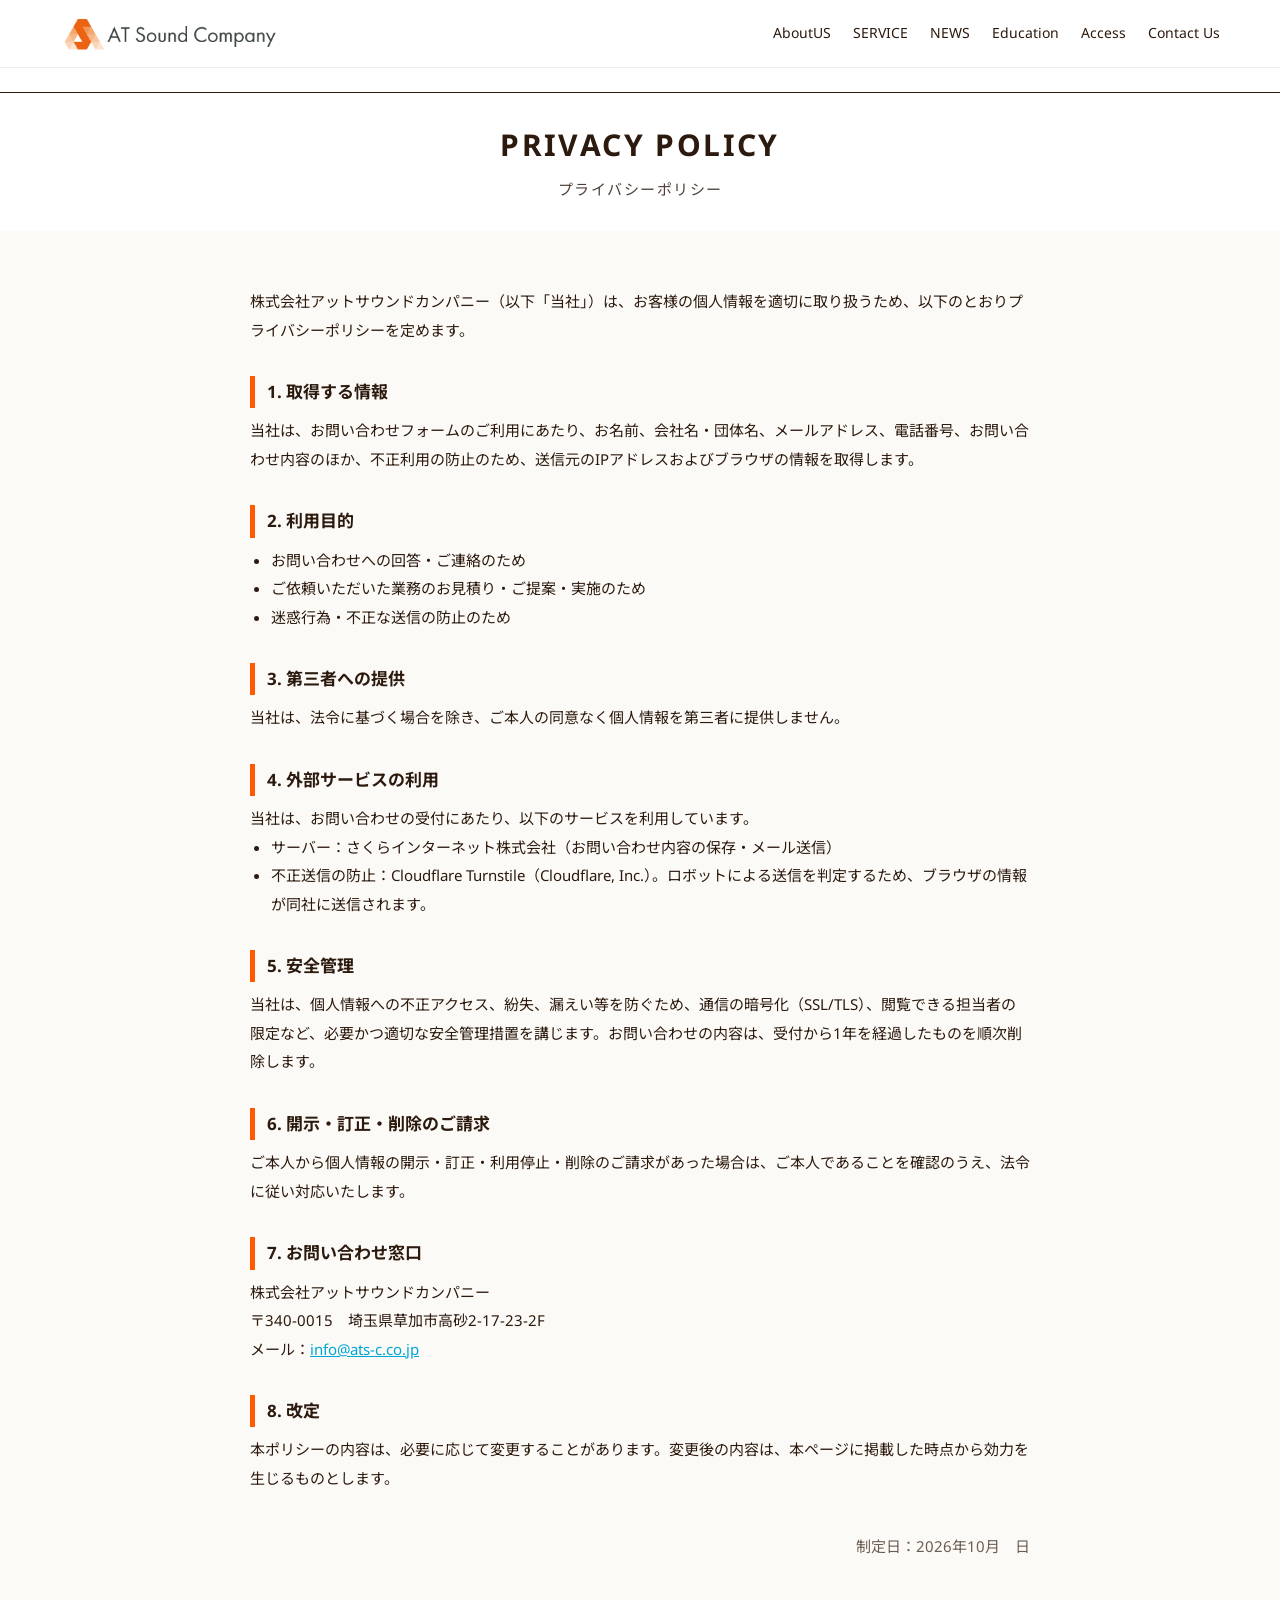
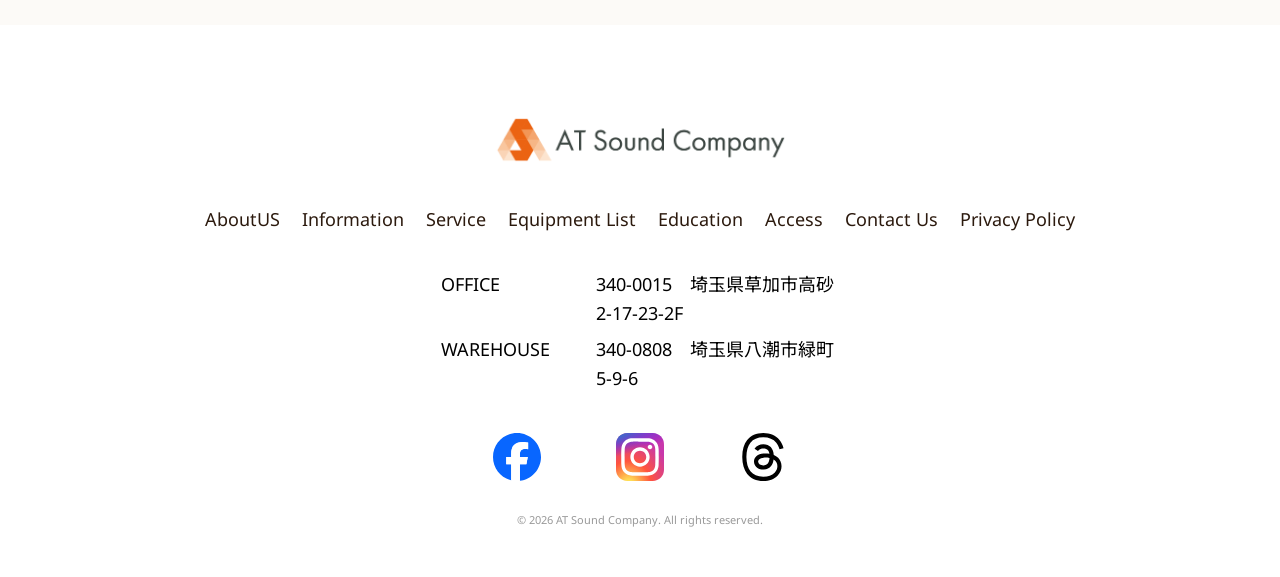
<file: privacy.html>
<!DOCTYPE html>
<html lang="ja">
<head>
  <meta charset="UTF-8" />
  <meta name="viewport" content="width=device-width, initial-scale=1.0" />
  <title>プライバシーポリシー｜AT Sound Company 株式会社アットサウンドカンパニー</title>
  <meta name="description" content="AT Sound Company（株式会社アットサウンドカンパニー）のプライバシーポリシーです。" />
  <!-- SEO -->
  <link rel="canonical" href="https://www.ats-c.co.jp/privacy.html" />
  <meta name="robots" content="index, follow" />
  <meta property="og:type" content="article" />
  <meta property="og:site_name" content="AT Sound Company 株式会社アットサウンドカンパニー" />
  <meta property="og:locale" content="ja_JP" />
  <meta property="og:title" content="プライバシーポリシー｜AT Sound Company 株式会社アットサウンドカンパニー" />
  <meta property="og:description" content="AT Sound Company（株式会社アットサウンドカンパニー）のプライバシーポリシーです。" />
  <meta property="og:url" content="https://www.ats-c.co.jp/privacy.html" />
  <meta property="og:image" content="https://www.ats-c.co.jp/images/hero.jpg" />
  <meta name="twitter:card" content="summary_large_image" />
  <link rel="icon" href="images/favicon.png" type="image/png" />
  <link rel="apple-touch-icon" href="images/favicon.png" />
  <link rel="preconnect" href="https://fonts.googleapis.com" />
  <link rel="preconnect" href="https://fonts.gstatic.com" crossorigin />
  <link href="https://fonts.googleapis.com/css2?family=Noto+Sans:wght@400;500;700;800&family=Noto+Sans+JP:wght@400;500;700;800&display=swap" rel="stylesheet" />
  <link rel="stylesheet" href="css/style.css" />
</head>
<body>
  <!-- ===== Header ===== -->
  <header class="header" id="top">
    <div class="header__inner">
      <a href="index.html" class="logo"><img src="images/logo.png" alt="AT Sound Company" /></a>

      <nav class="nav" id="nav">
        <ul class="nav__list">
          <li><a href="aboutus.html">AboutUS</a></li>
          <li><a href="index.html#service">SERVICE</a></li>
          <li><a href="index.html#news">NEWS</a></li>
          <li><a href="education.html">Education</a></li>
          <li><a href="index.html#access">Access</a></li>
          <li><a href="contact.html">Contact Us</a></li>
        </ul>
      </nav>

      <button class="hamburger" id="hamburger" aria-label="メニューを開く" aria-expanded="false" aria-controls="nav">
        <span></span><span></span><span></span>
      </button>
    </div>
  </header>

  <main>
    <section class="page-head">
      <h1 class="section__title">PRIVACY POLICY</h1>
      <p class="page-title__sub">プライバシーポリシー</p>
    </section>

    <!-- ※ 下書きです。公開前に社内（必要に応じて専門家）で内容をご確認ください。 -->
    <section class="band-cream">
      <div class="band-inner policy">
        <p>株式会社アットサウンドカンパニー（以下「当社」）は、お客様の個人情報を適切に取り扱うため、以下のとおりプライバシーポリシーを定めます。</p>

        <h2>1. 取得する情報</h2>
        <p>当社は、お問い合わせフォームのご利用にあたり、お名前、会社名・団体名、メールアドレス、電話番号、お問い合わせ内容のほか、不正利用の防止のため、送信元のIPアドレスおよびブラウザの情報を取得します。</p>

        <h2>2. 利用目的</h2>
        <ul>
          <li>お問い合わせへの回答・ご連絡のため</li>
          <li>ご依頼いただいた業務のお見積り・ご提案・実施のため</li>
          <li>迷惑行為・不正な送信の防止のため</li>
        </ul>

        <h2>3. 第三者への提供</h2>
        <p>当社は、法令に基づく場合を除き、ご本人の同意なく個人情報を第三者に提供しません。</p>

        <h2>4. 外部サービスの利用</h2>
        <p>当社は、お問い合わせの受付にあたり、以下のサービスを利用しています。</p>
        <ul>
          <li>サーバー：さくらインターネット株式会社（お問い合わせ内容の保存・メール送信）</li>
          <li>不正送信の防止：Cloudflare Turnstile（Cloudflare, Inc.）。ロボットによる送信を判定するため、ブラウザの情報が同社に送信されます。</li>
        </ul>

        <h2>5. 安全管理</h2>
        <p>当社は、個人情報への不正アクセス、紛失、漏えい等を防ぐため、通信の暗号化（SSL/TLS）、閲覧できる担当者の限定など、必要かつ適切な安全管理措置を講じます。お問い合わせの内容は、受付から1年を経過したものを順次削除します。</p>

        <h2>6. 開示・訂正・削除のご請求</h2>
        <p>ご本人から個人情報の開示・訂正・利用停止・削除のご請求があった場合は、ご本人であることを確認のうえ、法令に従い対応いたします。</p>

        <h2>7. お問い合わせ窓口</h2>
        <p>株式会社アットサウンドカンパニー<br>〒340-0015　埼玉県草加市高砂2-17-23-2F<br>メール：<a href="mailto:info@ats-c.co.jp">info@ats-c.co.jp</a></p>

        <h2>8. 改定</h2>
        <p>本ポリシーの内容は、必要に応じて変更することがあります。変更後の内容は、本ページに掲載した時点から効力を生じるものとします。</p>

        <p class="policy__date">制定日：2026年10月　日</p>
      </div>
    </section>
  </main>

  <!-- ===== Footer ===== -->
  <footer class="footer" id="contact">
    <a href="index.html" class="footer__logo"><img src="images/logo.png" alt="AT Sound Company" /></a>

    <nav class="footer__nav">
      <a href="aboutus.html">AboutUS</a>
      <a href="index.html#news">Information</a>
      <a href="index.html#service">Service</a>
      <a href="equipment.html">Equipment List</a>
      <a href="education.html">Education</a>
      <a href="index.html#access">Access</a>
      <a href="contact.html">Contact Us</a>
      <a href="privacy.html">Privacy Policy</a>
    </nav>

    <dl class="footer__addr">
      <div><dt>OFFICE</dt><dd>340-0015　埼玉県草加市高砂2-17-23-2F</dd></div>
      <div><dt>WAREHOUSE</dt><dd>340-0808　埼玉県八潮市緑町5-9-6</dd></div>
    </dl>

    <ul class="footer__sns">
      <li><a href="https://www.facebook.com/profile.php?id=61595845280527" aria-label="Facebook" target="_blank" rel="noopener"><img src="images/facebook.svg" alt="Facebook" /></a></li>
      <li><a href="https://www.instagram.com/atssoundcompany/" aria-label="Instagram" target="_blank" rel="noopener"><img src="images/instagram.svg" alt="Instagram" /></a></li>
      <li><a href="#" aria-label="Threads" target="_blank" rel="noopener"><img src="images/threads.svg" alt="Threads" /></a></li>
    </ul>

    <p class="footer__copy">&copy; 2026 AT Sound Company. All rights reserved.</p>
  </footer>

  <script src="js/main.js"></script>
</body>
</html>
</file>
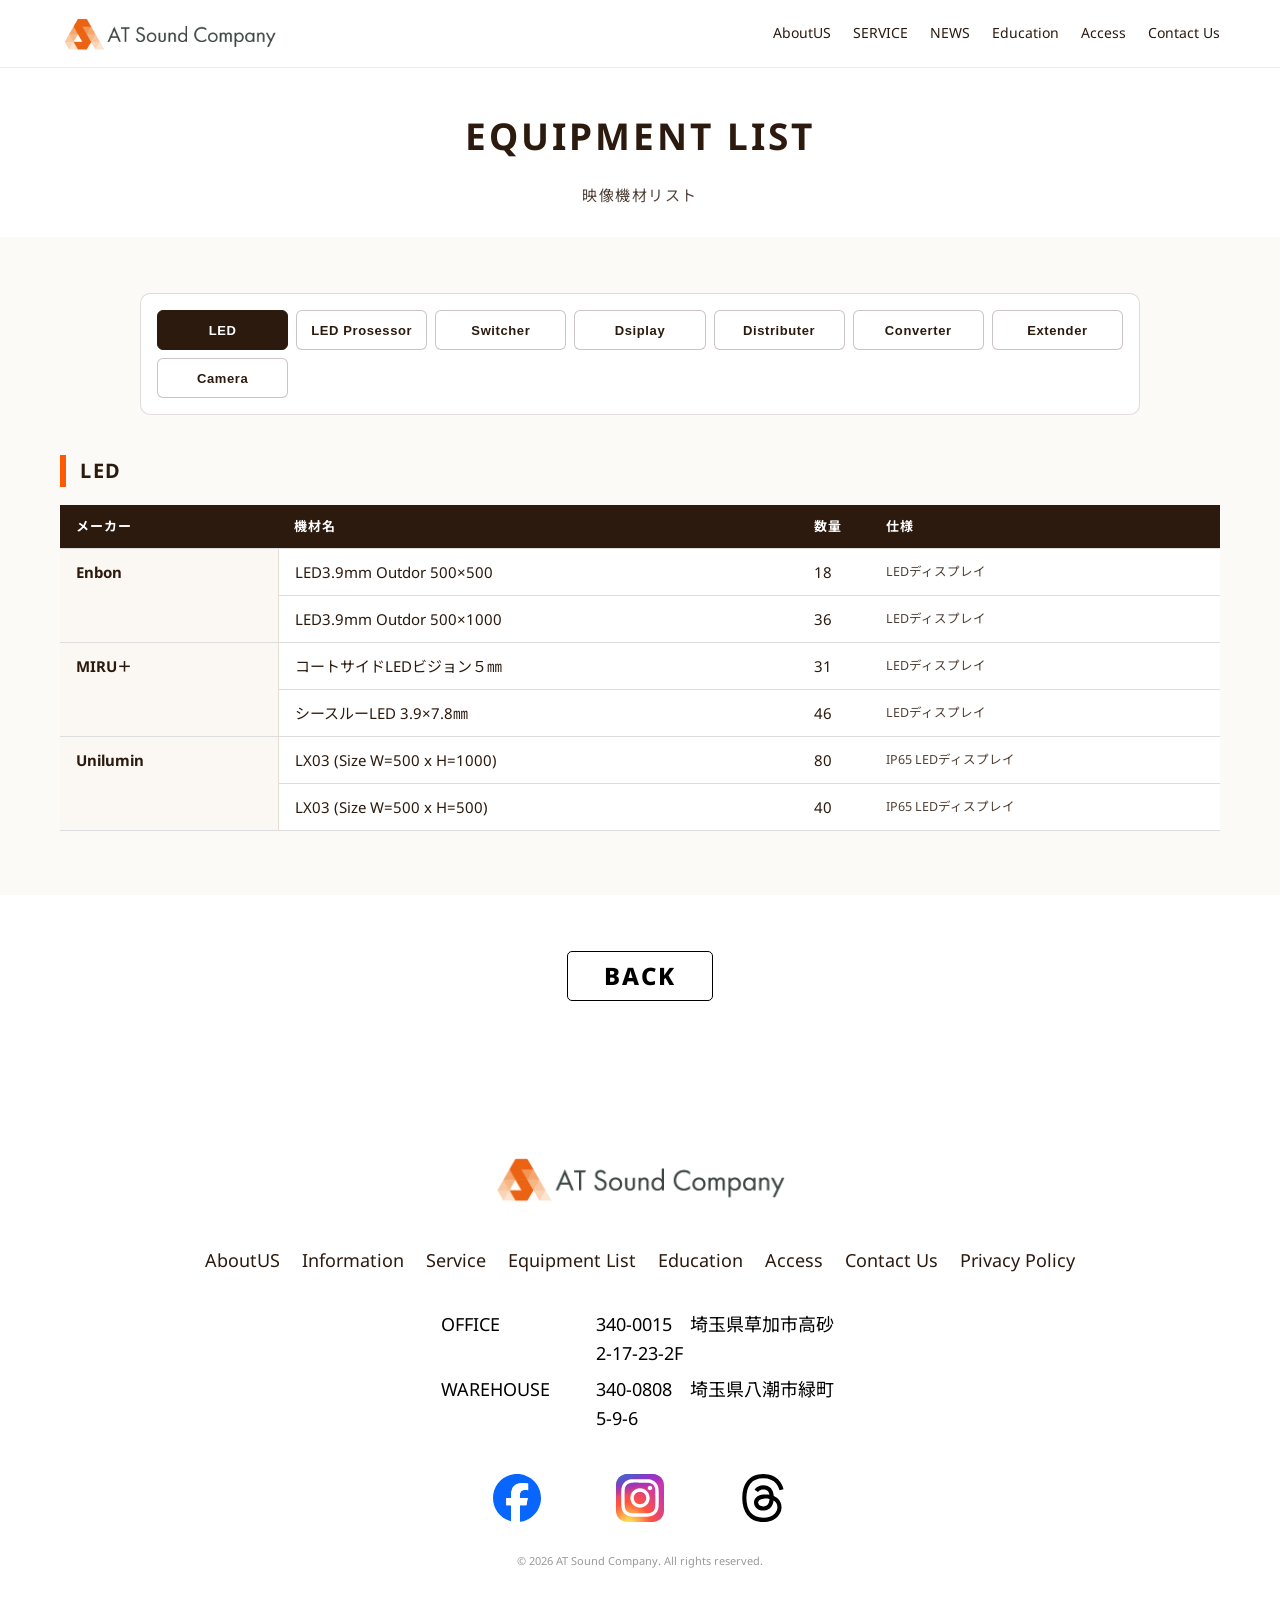
<file: visual-equipment.html>
<!DOCTYPE html>
<html lang="ja">
<head>
  <meta charset="UTF-8" />
  <meta name="viewport" content="width=device-width, initial-scale=1.0" />
  <title>映像機材リスト｜AT Sound Company 株式会社アットサウンドカンパニー</title>
  <meta name="description" content="AT Sound Company（株式会社アットサウンドカンパニー）が保有する映像機材の一覧です。イベント・コンサートの映像演出でご利用いただけます。" />
  <!-- SEO -->
  <link rel="canonical" href="https://www.ats-c.co.jp/visual-equipment.html" />
  <meta name="robots" content="index, follow" />
  <meta property="og:type" content="article" />
  <meta property="og:site_name" content="AT Sound Company 株式会社アットサウンドカンパニー" />
  <meta property="og:locale" content="ja_JP" />
  <meta property="og:title" content="映像機材リスト｜AT Sound Company 株式会社アットサウンドカンパニー" />
  <meta property="og:description" content="AT Sound Company（株式会社アットサウンドカンパニー）が保有する映像機材の一覧です。イベント・コンサートの映像演出でご利用いただけます。" />
  <meta property="og:url" content="https://www.ats-c.co.jp/visual-equipment.html" />
  <meta property="og:image" content="https://www.ats-c.co.jp/images/visual-hero-1.jpg" />
  <meta name="twitter:card" content="summary_large_image" />
  <link rel="icon" href="images/favicon.png" type="image/png" />
  <link rel="apple-touch-icon" href="images/favicon.png" />
  <link rel="preconnect" href="https://fonts.googleapis.com" />
  <link rel="preconnect" href="https://fonts.gstatic.com" crossorigin />
  <link href="https://fonts.googleapis.com/css2?family=Noto+Sans:wght@400;500;700;800&family=Noto+Sans+JP:wght@400;500;700;800&display=swap" rel="stylesheet" />
  <link rel="stylesheet" href="css/style.css" />
</head>
<body>
  <!-- ===== Header ===== -->
  <header class="header" id="top">
    <div class="header__inner">
      <a href="index.html" class="logo"><img src="images/logo.png" alt="AT Sound Company" /></a>

      <nav class="nav" id="nav">
        <ul class="nav__list">
          <li><a href="aboutus.html">AboutUS</a></li>
          <li><a href="index.html#service">SERVICE</a></li>
          <li><a href="index.html#news">NEWS</a></li>
          <li><a href="education.html">Education</a></li>
          <li><a href="index.html#access">Access</a></li>
          <li><a href="contact.html">Contact Us</a></li>
        </ul>
      </nav>

      <button class="hamburger" id="hamburger" aria-label="メニューを開く" aria-expanded="false" aria-controls="nav">
        <span></span><span></span><span></span>
      </button>
    </div>
  </header>

  <main>
    <!-- ===== Page title ===== -->
    <section>
      <h1 class="page-title">EQUIPMENT LIST</h1>
      <p class="page-title__sub">映像機材リスト</p>
    </section>

    <!-- ===== Equipment groups (tabs) ===== -->
    <section>
      <div class="band-cream">
        <!-- 機材は管理サーバーから読み込みます（読み込めない場合は下の表をそのまま表示） -->
        <div class="band-inner" data-equipment-api="https://www.news.ats-c.co.jp/api/equipment.php" data-equipment-list="visual">

          <div class="tabs" role="tablist">
            <button type="button" class="tabs__btn is-active" data-target="panel-led" role="tab" aria-selected="true" id="tab-led">LED</button>
            <button type="button" class="tabs__btn" data-target="panel-led-prosessor" role="tab" aria-selected="false" id="tab-led-prosessor">LED Prosessor</button>
            <button type="button" class="tabs__btn" data-target="panel-switcher" role="tab" aria-selected="false" id="tab-switcher">Switcher</button>
            <button type="button" class="tabs__btn" data-target="panel-dsiplay" role="tab" aria-selected="false" id="tab-dsiplay">Dsiplay</button>
            <button type="button" class="tabs__btn" data-target="panel-distributer" role="tab" aria-selected="false" id="tab-distributer">Distributer</button>
            <button type="button" class="tabs__btn" data-target="panel-converter" role="tab" aria-selected="false" id="tab-converter">Converter</button>
            <button type="button" class="tabs__btn" data-target="panel-extender" role="tab" aria-selected="false" id="tab-extender">Extender</button>
            <button type="button" class="tabs__btn" data-target="panel-camera" role="tab" aria-selected="false" id="tab-camera">Camera</button>
          </div>

          <div class="tab-panel is-active" id="panel-led" role="tabpanel" aria-labelledby="tab-led">
            <div class="equipment-group">
              <h2 class="equipment-group__title">LED</h2>
              <div class="equipment-table-wrap">
                <table class="equipment-table equipment-table--note">
                  <thead><tr><th>メーカー</th><th>機材名</th><th class="equipment-table__qty">数量</th><th class="equipment-table__note">仕様</th></tr></thead>
                  <tbody>
                  <tr><td rowspan="2">Enbon</td><td>LED3.9mm Outdor 500×500</td><td class="equipment-table__qty">18</td><td class="equipment-table__note">LEDディスプレイ</td></tr>
                  <tr><td>LED3.9mm Outdor 500×1000</td><td class="equipment-table__qty">36</td><td class="equipment-table__note">LEDディスプレイ</td></tr>
                  <tr><td rowspan="2">MIRU＋</td><td>コートサイドLEDビジョン５㎜</td><td class="equipment-table__qty">31</td><td class="equipment-table__note">LEDディスプレイ</td></tr>
                  <tr><td>シースルーLED 3.9×7.8㎜</td><td class="equipment-table__qty">46</td><td class="equipment-table__note">LEDディスプレイ</td></tr>
                  <tr><td rowspan="2">Unilumin</td><td>LX03 (Size W=500 x H=1000)</td><td class="equipment-table__qty">80</td><td class="equipment-table__note">IP65 LEDディスプレイ</td></tr>
                  <tr><td>LX03 (Size W=500 x H=500)</td><td class="equipment-table__qty">40</td><td class="equipment-table__note">IP65 LEDディスプレイ</td></tr>
                  </tbody>
                </table>
              </div>
            </div>
          </div>
          <div class="tab-panel" id="panel-led-prosessor" role="tabpanel" aria-labelledby="tab-led-prosessor" hidden>
            <div class="equipment-group">
              <h2 class="equipment-group__title">LED Prosessor</h2>
              <div class="equipment-table-wrap">
                <table class="equipment-table equipment-table--note">
                  <thead><tr><th>メーカー</th><th>機材名</th><th class="equipment-table__qty">数量</th><th class="equipment-table__note">仕様</th></tr></thead>
                  <tbody>
                  <tr><td rowspan="5">NOVASTAR</td><td>VX4S-N</td><td class="equipment-table__qty">2</td><td class="equipment-table__note">LEDディスプレイコントローラー</td></tr>
                  <tr><td>VX16s</td><td class="equipment-table__qty">1</td><td class="equipment-table__note">LEDディスプレイコントローラー</td></tr>
                  <tr><td>VX400</td><td class="equipment-table__qty">1</td><td class="equipment-table__note">LEDディスプレイコントローラー</td></tr>
                  <tr><td>TB2-4G</td><td class="equipment-table__qty">2</td><td class="equipment-table__note">WIFI メディアプレイヤー</td></tr>
                  <tr><td>H2</td><td class="equipment-table__qty">2</td><td class="equipment-table__note">LEDディスプレイコントローラー</td></tr>
                  </tbody>
                </table>
              </div>
            </div>
          </div>
          <div class="tab-panel" id="panel-switcher" role="tabpanel" aria-labelledby="tab-switcher" hidden>
            <div class="equipment-group">
              <h2 class="equipment-group__title">Switcher</h2>
              <div class="equipment-table-wrap">
                <table class="equipment-table equipment-table--note">
                  <thead><tr><th>メーカー</th><th>機材名</th><th class="equipment-table__qty">数量</th><th class="equipment-table__note">仕様</th></tr></thead>
                  <tbody>
                  <tr><td rowspan="1">Pixelhue</td><td>P20-DS</td><td class="equipment-table__qty">1</td><td class="equipment-table__note">シームレススイッチャー</td></tr>
                  <tr><td rowspan="5">Roland</td><td>V-160HD</td><td class="equipment-table__qty">1</td><td class="equipment-table__note">スイッチャ</td></tr>
                  <tr><td>V-8HD</td><td class="equipment-table__qty">1</td><td class="equipment-table__note">スイッチャ</td></tr>
                  <tr><td>V-800MK2</td><td class="equipment-table__qty">1</td><td class="equipment-table__note">スイッチャ</td></tr>
                  <tr><td>XS-1HD</td><td class="equipment-table__qty">1</td><td class="equipment-table__note">マトリックススイッチャー</td></tr>
                  <tr><td>P-20HD</td><td class="equipment-table__qty">1</td><td class="equipment-table__note">ビデオリプレイヤー</td></tr>
                  </tbody>
                </table>
              </div>
            </div>
          </div>
          <div class="tab-panel" id="panel-dsiplay" role="tabpanel" aria-labelledby="tab-dsiplay" hidden>
            <div class="equipment-group">
              <h2 class="equipment-group__title">Dsiplay</h2>
              <div class="equipment-table-wrap">
                <table class="equipment-table equipment-table--note">
                  <thead><tr><th>メーカー</th><th>機材名</th><th class="equipment-table__qty">数量</th><th class="equipment-table__note">仕様</th></tr></thead>
                  <tbody>
                  <tr><td rowspan="1">iiyama</td><td>ProLite X3291HS</td><td class="equipment-table__qty">1</td><td class="equipment-table__note">31.5インチディスプレイ</td></tr>
                  <tr><td rowspan="2">Panasonic</td><td>TH-50CQ2</td><td class="equipment-table__qty">2</td><td class="equipment-table__note">50インチ４Kディスプレイ</td></tr>
                  <tr><td>TH-43CQ2</td><td class="equipment-table__qty">10</td><td class="equipment-table__note">43インチ４Kディスプレイ</td></tr>
                  <tr><td rowspan="1">SHARP</td><td>PN-Y556</td><td class="equipment-table__qty">1</td><td class="equipment-table__note">55インチディスプレイ</td></tr>
                  </tbody>
                </table>
              </div>
            </div>
          </div>
          <div class="tab-panel" id="panel-distributer" role="tabpanel" aria-labelledby="tab-distributer" hidden>
            <div class="equipment-group">
              <h2 class="equipment-group__title">Distributer</h2>
              <div class="equipment-table-wrap">
                <table class="equipment-table equipment-table--note">
                  <thead><tr><th>メーカー</th><th>機材名</th><th class="equipment-table__qty">数量</th><th class="equipment-table__note">仕様</th></tr></thead>
                  <tbody>
                  <tr><td rowspan="1">ASTROAI</td><td>SP10220B</td><td class="equipment-table__qty">1</td><td class="equipment-table__note">HDMI分配器</td></tr>
                  <tr><td rowspan="1">Blackmagic</td><td>SDI Distribution</td><td class="equipment-table__qty">1</td><td class="equipment-table__note">SDI 8分配器</td></tr>
                  <tr><td rowspan="1">IMAGENICS</td><td>CRO-HD13</td><td class="equipment-table__qty">1</td><td class="equipment-table__note">HDMI分配器</td></tr>
                  <tr><td rowspan="2">サンワダイレクト</td><td>400-VGA013</td><td class="equipment-table__qty">4</td><td class="equipment-table__note">HDMI分配器</td></tr>
                  <tr><td>1×2HDMI分配器</td><td class="equipment-table__qty">3</td><td class="equipment-table__note">HDCP解除付き</td></tr>
                  </tbody>
                </table>
              </div>
            </div>
          </div>
          <div class="tab-panel" id="panel-converter" role="tabpanel" aria-labelledby="tab-converter" hidden>
            <div class="equipment-group">
              <h2 class="equipment-group__title">Converter</h2>
              <div class="equipment-table-wrap">
                <table class="equipment-table equipment-table--note">
                  <thead><tr><th>メーカー</th><th>機材名</th><th class="equipment-table__qty">数量</th><th class="equipment-table__note">仕様</th></tr></thead>
                  <tbody>
                  <tr><td rowspan="4">Blackmagic</td><td>BiDirect SDI/HDMI 3G</td><td class="equipment-table__qty">6</td><td class="equipment-table__note">変換器</td></tr>
                  <tr><td>SDI to HDMI 3G</td><td class="equipment-table__qty">5</td><td class="equipment-table__note">SDI to HDMI変換器</td></tr>
                  <tr><td>HDMI to SDI 3G</td><td class="equipment-table__qty">1</td><td class="equipment-table__note">HDMI to SDI変換器</td></tr>
                  <tr><td>2110 IP Convreeter 3×3G</td><td class="equipment-table__qty">6</td><td class="equipment-table__note"></td></tr>
                  <tr><td rowspan="1">GEFEN</td><td>GTV-HDMI-2-HDMIAUD</td><td class="equipment-table__qty">1</td><td class="equipment-table__note">HDMIオーディオコンバーター</td></tr>
                  <tr><td rowspan="1">MEDIAEDGE</td><td>VPC-HS3</td><td class="equipment-table__qty">4</td><td class="equipment-table__note">HDMI to SDI変換器</td></tr>
                  <tr><td rowspan="2">Roland</td><td>VC-1-SC</td><td class="equipment-table__qty">1</td><td class="equipment-table__note">変換器</td></tr>
                  <tr><td>VC-1-DL</td><td class="equipment-table__qty">1</td><td class="equipment-table__note">変換器</td></tr>
                  </tbody>
                </table>
              </div>
            </div>
          </div>
          <div class="tab-panel" id="panel-extender" role="tabpanel" aria-labelledby="tab-extender" hidden>
            <div class="equipment-group">
              <h2 class="equipment-group__title">Extender</h2>
              <div class="equipment-table-wrap">
                <table class="equipment-table equipment-table--note">
                  <thead><tr><th>メーカー</th><th>機材名</th><th class="equipment-table__qty">数量</th><th class="equipment-table__note">仕様</th></tr></thead>
                  <tbody>
                  <tr><td rowspan="2">IMAGENICS</td><td>DCE-H1TX,RX</td><td class="equipment-table__qty">3</td><td class="equipment-table__note">信号同軸延長器・送信器</td></tr>
                  <tr><td>CRO-H26T</td><td class="equipment-table__qty">1</td><td class="equipment-table__note">信号同軸延長機・送信機</td></tr>
                  </tbody>
                </table>
              </div>
            </div>
          </div>
          <div class="tab-panel" id="panel-camera" role="tabpanel" aria-labelledby="tab-camera" hidden>
            <div class="equipment-group">
              <h2 class="equipment-group__title">Camera</h2>
              <div class="equipment-table-wrap">
                <table class="equipment-table equipment-table--note">
                  <thead><tr><th>メーカー</th><th>機材名</th><th class="equipment-table__qty">数量</th><th class="equipment-table__note">仕様</th></tr></thead>
                  <tbody>
                  <tr><td rowspan="3">GoPro</td><td>CHDHX-701-FW</td><td class="equipment-table__qty">2</td><td class="equipment-table__note">アクションカメラ</td></tr>
                  <tr><td>CHDHX-121-FW</td><td class="equipment-table__qty">1</td><td class="equipment-table__note">アクションカメラ</td></tr>
                  <tr><td>CHDHX-131-FW</td><td class="equipment-table__qty">2</td><td class="equipment-table__note">アクションカメラ</td></tr>
                  <tr><td rowspan="3">PANASONIC</td><td>HC-X1500</td><td class="equipment-table__qty">1</td><td class="equipment-table__note">4Kビデオカメラ</td></tr>
                  <tr><td>HC-V480MS</td><td class="equipment-table__qty">1</td><td class="equipment-table__note">HDビデオカメラ</td></tr>
                  <tr><td>VW-CT45</td><td class="equipment-table__qty">2</td><td class="equipment-table__note">ビデオカメラ用三脚</td></tr>
                  </tbody>
                </table>
              </div>
            </div>
          </div>

        </div>
      </div>
    </section>

    <!-- ===== VISUALトップページへ戻る ===== -->
    <section>
      <div class="band-inner cta">
        <a href="visual.html" class="btn btn--wide">BACK</a>
      </div>
    </section>
  </main>

  <!-- ===== Footer ===== -->
  <footer class="footer" id="contact">
    <a href="index.html" class="footer__logo"><img src="images/logo.png" alt="AT Sound Company" /></a>

    <nav class="footer__nav">
      <a href="aboutus.html">AboutUS</a>
      <a href="index.html#news">Information</a>
      <a href="index.html#service">Service</a>
      <a href="visual-equipment.html">Equipment List</a>
      <a href="education.html">Education</a>
      <a href="index.html#access">Access</a>
      <a href="contact.html">Contact Us</a>
      <a href="privacy.html">Privacy Policy</a>
    </nav>

    <dl class="footer__addr">
      <div><dt>OFFICE</dt><dd>340-0015　埼玉県草加市高砂2-17-23-2F</dd></div>
      <div><dt>WAREHOUSE</dt><dd>340-0808　埼玉県八潮市緑町5-9-6</dd></div>
    </dl>

    <ul class="footer__sns">
      <li><a href="https://www.facebook.com/profile.php?id=61595845280527" aria-label="Facebook" target="_blank" rel="noopener"><img src="images/facebook.svg" alt="Facebook" /></a></li>
      <li><a href="https://www.instagram.com/atssoundcompany/" aria-label="Instagram" target="_blank" rel="noopener"><img src="images/instagram.svg" alt="Instagram" /></a></li>
      <li><a href="#" aria-label="Threads" target="_blank" rel="noopener"><img src="images/threads.svg" alt="Threads" /></a></li>
    </ul>

    <p class="footer__copy">&copy; 2026 AT Sound Company. All rights reserved.</p>
  </footer>

  <script src="js/main.js"></script>
  <script src="js/equipment.js" defer></script>
  <script>
    (function () {
      var btns = document.querySelectorAll('.tabs__btn');
      var panels = document.querySelectorAll('.tab-panel');
      btns.forEach(function (btn) {
        btn.addEventListener('click', function () {
          btns.forEach(function (b) { b.classList.remove('is-active'); b.setAttribute('aria-selected', 'false'); });
          panels.forEach(function (p) { p.hidden = true; p.classList.remove('is-active'); });
          btn.classList.add('is-active');
          btn.setAttribute('aria-selected', 'true');
          var target = document.getElementById(btn.dataset.target);
          target.hidden = false;
          target.classList.add('is-active');
        });
      });
    })();
  </script>
</body>
</html>
</file>
<file: css/style.css>
/* ===== Design tokens (Figmaの実測値) ===== */
:root {
  --orange: #ff5901;      /* CONNECTING */
  --orange-grit: #ef5901; /* GRIT */
  --orange-light: #ff7a34; /* MVVカードの強調ワード・2つ目のV */
  --ink: #2c1a0e;         /* 基本の文字色（焦げ茶） */
  --blue: #00a6d6;        /* CREATING MOMENT OF EMOTION */
  --thumb: #d9d9d9;       /* 画像プレースホルダー */
  --cream: rgba(245, 237, 227, 0.3); /* セクション背景（ベージュ・透明度30%で控えめに） */
  --content: 1200px;
}

* { margin: 0; padding: 0; box-sizing: border-box; }
html { scroll-behavior: smooth; }

body {
  font-family: "Noto Sans", "Noto Sans JP", system-ui, sans-serif;
  color: var(--ink);
  line-height: 1.6;
  background: #fff;
  -webkit-font-smoothing: antialiased;
}

a { color: inherit; text-decoration: none; }
img, svg, iframe { display: block; max-width: 100%; }

.c-orange { color: var(--orange); opacity: .8; }
.c-blue   { color: var(--blue); }
.c-grit   { color: var(--orange-grit); }

/* ===== Header ===== */
.header {
  position: sticky; top: 0; z-index: 50;
  height: 68px;
  background: #fff;
  border-bottom: 1px solid #eee;
}
.header__inner {
  max-width: var(--content);
  height: 100%;
  margin: 0 auto;
  padding: 0 20px;
  display: flex; align-items: center; justify-content: space-between;
}
.logo img { height: 36px; width: auto; }
.nav__list {
  display: flex; gap: 22px; list-style: none;
  font-size: 14px; color: var(--ink);
}
.nav__list a { transition: color .2s; }
.nav__list a:hover { color: var(--orange); }

/* Hamburger */
.hamburger {
  display: none; flex-direction: column; justify-content: center; gap: 5px;
  width: 34px; height: 34px; background: none; border: none; cursor: pointer;
}
.hamburger span { display: block; height: 2px; width: 24px; background: var(--ink); transition: transform .3s, opacity .3s; }
.hamburger.is-open span:nth-child(1) { transform: translateY(7px) rotate(45deg); }
.hamburger.is-open span:nth-child(2) { opacity: 0; }
.hamburger.is-open span:nth-child(3) { transform: translateY(-7px) rotate(-45deg); }

/* ===== Hero (Mainvisual) ===== */
.hero { position: relative; width: 100%; overflow: hidden; background: #fff; }
.hero__visual {
  width: 68.75%; max-width: 100%; margin-left: auto;
  aspect-ratio: 880 / 495; background: var(--thumb);
  overflow: hidden;
}
.hero__visual img {
  width: 100%; height: 100%; object-fit: cover; display: block;
}
.hero__copy { position: absolute; top: 50%; transform: translateY(-50%); left: 51px; right: 20px; }

/* CONNECTING テキスト JPEG 画像 (Figma: 1094×111px at x=51) */
.hero__connecting {
  display: block;
  width: 100%;
  max-width: 1094px;
  height: auto;
  mix-blend-mode: multiply; /* 白背景を透過 */
}
.hero__sub { font-size: 21px; letter-spacing: 2.52px; margin-top: 6px; }

/* ===== Full-width bands ===== */
.band-cream { background: var(--cream); }
.band-inner { max-width: var(--content); margin: 0 auto; padding: 56px 20px 64px; }

/* ===== CREATING band ===== */
.creating { height: 220px; display: flex; align-items: center; }
.creating__inner {
  max-width: var(--content); width: 100%; margin: 0 auto; padding: 0 20px;
  display: flex; align-items: center; justify-content: space-between; gap: 24px;
}
.creating__title { color: var(--blue); font-weight: 700; font-size: 36px; letter-spacing: 0.36px; }
.creating__sub   { color: var(--blue); font-weight: 400; font-size: 21px; letter-spacing: 2.52px; margin-top: 6px; }
.creating__grit  { font-weight: 800; font-size: 43px; letter-spacing: 5.16px; color: var(--ink); white-space: nowrap; }

/* ===== Section title band (full-width, white) ===== */
.section__title {
  text-align: center; font-weight: 700; font-size: 30px; letter-spacing: 2.4px;
  color: var(--ink); padding: 28px 20px; margin: 0; background: #fff;
  border-top: 1px solid var(--ink); border-bottom: 1px solid var(--ink);
}

/* ===== Service ===== */
.service__grid {
  display: grid; grid-template-columns: repeat(3, 300px);
  justify-content: center; column-gap: 54px; row-gap: 40px;
}
.card {
  width: 300px; height: 341px;
  background: #fff; border: 1px solid var(--ink); border-radius: 10px;
  box-shadow: 0 4px 11px rgba(44, 26, 14, .25);
  display: flex; flex-direction: column; align-items: center;
  padding: 27px 0 42px; transition: transform .2s, box-shadow .2s;
}
.card:hover { transform: translateY(-4px); box-shadow: 0 10px 22px rgba(44, 26, 14, .28); }
.card__title { font-size: 18px; letter-spacing: 1.44px; color: #000; margin-bottom: 13px; }
.card__thumb {
  width: 270px; height: 152px; background: var(--thumb); border-radius: 10px;
  overflow: hidden; flex-shrink: 0;
}
.card__thumb img { width: 100%; height: 100%; object-fit: cover; display: block; }
.btn {
  margin-top: auto; width: 200px; height: 50px;
  display: flex; align-items: center; justify-content: center;
  border: 1px solid #000; border-radius: 5px; background: #fff;
  font-weight: 800; font-size: 24px; letter-spacing: 2.16px; color: #000;
  transition: background .2s, color .2s;
}
.btn:hover { background: var(--ink); color: #fff; border-color: var(--ink); }
.btn--wide { display: inline-flex; width: auto; padding: 0 36px; }

/* ===== News ===== */
.news__list { max-width: 1000px; margin: 0 auto; list-style: none; }
.news__item {
  display: flex; align-items: center; justify-content: space-between; gap: 24px;
  height: 81px; padding: 0 27px 0 30px; border-top: 1px solid #000;
  font-size: 18px; letter-spacing: 1.44px; color: #000;
}
.news__item:last-child { border-bottom: 1px solid #000; }
.news__date { flex: 0 0 auto; }
.news__text { text-align: left; }
.news__text a { color: inherit; text-decoration: underline; text-underline-offset: 3px; }
.news__text a:hover { color: var(--orange); }
.news__item--empty { justify-content: center; color: #888; }

/* ===== Access ===== */
.access__map {
  width: 100%;
  aspect-ratio: 3168 / 1010; min-height: 220px;
  border-bottom: 1px solid #eee; overflow: hidden;
}
.access__map iframe { width: 100%; height: 100%; border: 0; }
.access__info { font-size: 16px; color: #000; }
.access__company { font-size: 18px; letter-spacing: .18px; margin-bottom: 12px; }
.access__addr > div { display: flex; gap: 12px; margin-bottom: 4px; }
.access__addr dt { flex: 0 0 150px; white-space: nowrap; }
.access__zip { display: inline-block; min-width: 6em; } /* 郵便番号の幅をそろえて住所の頭を揃える */
.access__gmap { display: inline-block; margin-top: 8px; color: var(--blue); text-decoration: underline; }

/* ===== Footer ===== */
.footer { padding: 90px 20px 48px; text-align: center; }
.footer__logo { display: inline-block; margin-bottom: 34px; }
.footer__logo img { height: 49px; width: auto; }
.footer__nav {
  display: flex; justify-content: center; flex-wrap: wrap; gap: 22px;
  font-size: 18px; color: var(--ink); margin-bottom: 36px;
}
.footer__nav a:hover { color: var(--orange); }
.footer__addr { display: inline-block; text-align: left; font-size: 18px; color: #000; margin-bottom: 34px; }
.footer__addr > div { display: flex; gap: 10px; margin-bottom: 7px; }
.footer__addr dt { flex: 0 0 145px; }
.footer__sns { display: flex; justify-content: center; gap: 75px; list-style: none; margin-bottom: 30px; }
.footer__sns img { width: 48px; height: 48px; }
.footer__sns a { transition: opacity .2s; }
.footer__sns a:hover { opacity: .6; }
.footer__copy { font-size: 11px; color: #999; }

/* ===== Responsive ===== */
@media (max-width: 1080px) {
  .service__grid { grid-template-columns: repeat(2, 300px); column-gap: 40px; }
}
@media (max-width: 820px) {
  .hero__title { font-size: 28px; white-space: normal; }
  .creating__title { font-size: 26px; }
  .creating__grit { font-size: 30px; }
}
@media (max-width: 768px) {
  .hamburger { display: flex; }
  .nav {
    position: fixed; inset: 68px 0 auto 0; background: #fff;
    border-bottom: 1px solid #eee; transform: translateY(-120%);
    transition: transform .3s ease; box-shadow: 0 10px 20px rgba(0,0,0,.06);
  }
  .nav.is-open { transform: translateY(0); }
  .nav__list { flex-direction: column; gap: 0; padding: 8px 0; }
  .nav__list li { border-top: 1px solid #eee; }
  .nav__list li:first-child { border-top: none; }
  .nav__list a { display: block; padding: 14px 24px; }

  /* Hero: モバイルは縦型写真 (Figma: 375×617) */
  .hero__visual { width: 100%; margin-left: 0; aspect-ratio: 375 / 617; }
  .hero__copy {
    position: absolute;
    top: 243px; /* Figma: テキストは y=243 */
    left: 13px;
    right: 13px;
    transform: none;
    text-align: left;
  }
  .hero__connecting { max-width: 350px; } /* Figma mobile: 350px幅 */
  .hero__sub { font-size: 14px; letter-spacing: 1.4px; }

  .creating { height: auto; padding: 32px 0; }
  .creating__inner { flex-direction: column; align-items: center; text-align: center; gap: 20px; }
  .creating__title { font-size: 22px; }
  .creating__sub { font-size: 16px; letter-spacing: 1.6px; }
  .creating__grit { font-size: 26px; letter-spacing: 3px; }

  .section__title { font-size: 24px; padding: 22px 20px; }
  .band-inner { padding: 40px 20px 48px; }
  .service__grid { grid-template-columns: 300px; }

  .news__item { height: auto; flex-direction: column; align-items: flex-start; gap: 6px; padding: 18px 12px; font-size: 15px; }
  .access__map { aspect-ratio: 4 / 3; }
  /* ACCESS: 見出し（OFFICE等）の下に住所を置いて縦にそろえる */
  .access__company { font-size: 17px; margin-bottom: 16px; }
  .access__addr > div { flex-direction: column; gap: 2px; margin-bottom: 12px; }
  .access__addr dt { flex-basis: auto; font-weight: 700; font-size: 14px; color: var(--ink); }

  .footer { padding: 56px 20px 40px; }
  /* フッター：メニューと住所をモバイルでは縦並び */
  .footer__nav { flex-direction: column; align-items: center; font-size: 15px; gap: 14px; }
  .footer__addr { display: block; text-align: center; font-size: 15px; }
  .footer__addr > div { flex-direction: column; gap: 2px; margin-bottom: 14px; }
  .footer__addr dt { flex-basis: auto; font-weight: 700; font-size: 13px; letter-spacing: 1px; color: var(--ink); }
  .footer__sns { gap: 44px; }
}

/* =========================================================
   AboutUs page
   ========================================================= */
/* About Us hero visual — placeholder fill (no photo yet in Figma) */
.about-hero__visual { background: var(--thumb); }

.about-hero__label {
  position: absolute; top: 55px; left: 29px; z-index: 2;
  font-weight: 700; font-size: 40px; letter-spacing: 3.2px; color: #4f4037;
}
.mvv-title {
  font-weight: 700; font-size: 38px; letter-spacing: 1.14px;
  color: var(--ink); opacity: .8; line-height: 1.2; white-space: nowrap;
}
.mvv-title .ini { font-size: 58px; letter-spacing: 1.74px; }
.mvv-title .ini-m  { color: var(--orange); }
.mvv-title .ini-v1 { color: var(--blue); }
.mvv-title .ini-v2 { color: var(--orange-light); }

/* MISSION / VISION / VALUE cards */
.mvv-grid {
  display: grid; grid-template-columns: repeat(3, 300px);
  justify-content: center; gap: 36px;
}
.mvv-card {
  width: 300px; height: 325px;
  background: #fff; border: 1px solid var(--ink); border-radius: 10px;
  box-shadow: 0 4px 11px rgba(44, 26, 14, .25);
  display: flex; flex-direction: column; align-items: center;
  padding: 32px 20px 28px; text-align: center;
}
.mvv-card__title { font-weight: 500; font-size: 16px; letter-spacing: .96px; color: var(--ink); }
.mvv-card__bar { width: 40px; height: 2px; margin-top: 8px; }
.mvv-card__body { margin: auto 0; }
.mvv-card__main { font-size: 20px; letter-spacing: 1.2px; color: var(--ink); line-height: 1.5; }
.mvv-card__main .em { color: var(--orange-light); }
.mvv-card__main .em-blue { color: var(--blue); }
.mvv-card__main.is-value { font-size: 22px; letter-spacing: 1.32px; color: var(--orange-light); }
.mvv-card__sub { margin-top: 16px; font-size: 12px; letter-spacing: .24px; color: #4f4037; line-height: 1.5; }

/* Blue message band */
.message-band { background: #4461d7; }
.message-band__inner {
  max-width: 1120px; margin: 0 auto; padding: 44px 20px;
  text-align: center; color: #fff7f7;
  font-weight: 700; font-size: 16px; letter-spacing: .8px; line-height: 2;
}
.message-band__inner p { margin: 0; }
.message-band__inner p + p { margin-top: 20px; }
.message-band__inner .ph { display: inline-block; } /* 文節の途中で改行させない */

/* Page-level title (COMPANY PROFILE) — no border */
.page-title {
  text-align: center; font-weight: 700; font-size: 37px; letter-spacing: 2.96px;
  color: var(--ink); padding: 38px 20px; margin: 0;
}

/* Company profile table */
.profile { max-width: 720px; margin: 0 auto; border-top: 1px solid rgba(44, 26, 14, .25); }
.profile > div {
  display: flex; align-items: baseline; gap: 40px; padding: 22px 12px;
  font-size: 17px; letter-spacing: 1px; color: #000;
  border-bottom: 1px solid rgba(44, 26, 14, .25);
}
.profile dt { flex: 0 0 120px; font-weight: 700; font-size: 15px; letter-spacing: 2px; color: var(--ink); }
.profile dd { margin: 0; }

@media (max-width: 768px) {
  .about-hero__label { font-size: 26px; top: 16px; }
  .mvv-title { font-size: 22px; white-space: normal; }
  .mvv-title .ini { font-size: 34px; }
  .mvv-grid { grid-template-columns: 300px; }
  .page-title { font-size: 26px; padding: 30px 20px; }
  .message-band__inner { font-size: 14px; line-height: 1.9; padding: 40px 20px; }
  .message-band__inner br { display: none; } /* モバイルは文節単位で自然に折り返す */
  .profile { max-width: 100%; }
  .profile > div { flex-direction: column; gap: 4px; padding: 16px 4px; font-size: 15px; letter-spacing: .5px; }
  .profile dt { flex-basis: auto; font-size: 13px; }
}

/* =========================================================
   Sub pages (Service detail / Equipment list, etc.)
   ========================================================= */

/* Hero copy used on service-detail pages (reuses .hero / .hero__visual) */
.subpage-hero__eyebrow {
  display: block; font-weight: 700; font-size: 15px; letter-spacing: 3px;
  color: var(--orange); opacity: .85; text-transform: uppercase; margin-bottom: 10px;
}
.subpage-hero__title { font-weight: 800; font-size: 48px; letter-spacing: 2px; color: var(--ink); line-height: 1.15; }

/* Wireframe placeholder — photo pending */
.wireframe {
  width: 100%; height: 100%; position: relative;
  background: var(--thumb);
  display: flex; align-items: center; justify-content: center;
}
.wireframe::before, .wireframe::after {
  content: ""; position: absolute; inset: 14px;
  background:
    linear-gradient(to top right, transparent calc(50% - 1px), rgba(44,26,14,.35) calc(50% - 1px) calc(50% + 1px), transparent calc(50% + 1px)),
    linear-gradient(to top left,  transparent calc(50% - 1px), rgba(44,26,14,.35) calc(50% - 1px) calc(50% + 1px), transparent calc(50% + 1px));
  border: 1px solid rgba(44,26,14,.35);
}
.wireframe__label {
  position: relative; z-index: 1;
  background: #fff; border: 1px solid var(--ink); border-radius: 4px;
  padding: 5px 16px; font-size: 12px; font-weight: 700; letter-spacing: 2px; color: var(--ink);
}

/* Lead paragraph */
.lead { max-width: 820px; margin: 0 auto; text-align: center; }
.lead__text { font-size: 16px; line-height: 2; color: var(--ink); }
.lead__text + .lead__text { margin-top: 1em; }

/* Event-type grid (reuses the .card look from SERVICE) */
.event-grid {
  display: grid; grid-template-columns: repeat(3, 300px);
  justify-content: center; column-gap: 54px; row-gap: 40px;
}
.event-card {
  width: 300px;
  background: #fff; border: 1px solid var(--ink); border-radius: 10px;
  box-shadow: 0 4px 11px rgba(44, 26, 14, .25);
  display: flex; flex-direction: column; align-items: center;
  padding: 27px 0 30px;
}
.event-card__thumb { width: 270px; height: 152px; border-radius: 10px; overflow: hidden; margin-bottom: 18px; }
.event-card__thumb img { width: 100%; height: 100%; object-fit: cover; display: block; }
.event-card__title { font-size: 16px; letter-spacing: 1.2px; color: #000; }

/* CTA band */
.cta { text-align: center; }
.cta__text { font-size: 16px; margin-bottom: 22px; }
.cta .btn { margin: 0 auto; }

/* Equipment list page */
.page-title__sub { text-align: center; font-size: 15px; letter-spacing: 1.5px; color: #4f4037; margin-top: -20px; padding: 0 20px 30px; }
.equipment-group { margin-bottom: 52px; }
.equipment-group:last-child { margin-bottom: 0; }

/* Tabs (equipment list category switcher) — scales to many categories */
/* 分類ボタンは同じ幅のマス目に並べて見やすく */
.tabs {
  display: grid; grid-template-columns: repeat(auto-fill, minmax(128px, 1fr)); gap: 8px;
  max-width: 1000px; margin: 0 auto 40px; padding: 16px;
  background: #fff; border: 1px solid rgba(44, 26, 14, .15); border-radius: 10px;
}
.tabs__btn {
  height: 40px; padding: 0 8px; border: 1px solid rgba(44, 26, 14, .25); border-radius: 6px; background: #fff;
  font-weight: 700; font-size: 13px; letter-spacing: .6px; color: var(--ink); cursor: pointer;
  white-space: nowrap; transition: background .2s, color .2s, border-color .2s;
}
.tabs__btn:hover { background: rgba(44,26,14,.06); }
.tabs__btn.is-active { background: var(--ink); border-color: var(--ink); color: #fff; }
.tab-panel[hidden] { display: none; }

.equipment-group__title {
  font-size: 20px; font-weight: 700; letter-spacing: 1.6px; color: var(--ink);
  border-left: 6px solid var(--orange); padding-left: 14px; margin-bottom: 18px;
}
.equipment-group__title-ja { font-size: 13px; font-weight: 400; color: #4f4037; margin-left: 10px; letter-spacing: 1px; }
.equipment-table-wrap { overflow-x: auto; -webkit-overflow-scrolling: touch; }
.equipment-table { width: 100%; min-width: 480px; border-collapse: collapse; background: #fff; font-size: 15px; }
.equipment-table th, .equipment-table td { padding: 11px 16px; text-align: left; border-bottom: 1px solid #ddd; vertical-align: middle; }
.equipment-table th { background: var(--ink); color: #fff; font-weight: 700; letter-spacing: 1px; font-size: 13px; }
.equipment-table__qty { text-align: right; width: 72px; white-space: nowrap; }
/* メーカーごとのまとまりを分かりやすく：メーカー名は上揃え・太字、グループの境目に濃い線 */
.equipment-table td[rowspan] {
  vertical-align: top; font-weight: 700; color: var(--ink);
  background: #fbf8f4; border-right: 1px solid #e6ddd4;
}
.equipment-table tbody tr:has(td[rowspan]) td { border-top: 1px solid #b9ab9e; }
.equipment-table tbody tr:first-child td { border-top: none; }
.equipment-table__note { font-size: 12.5px; color: #4f4037; }
.equipment-table a { color: var(--blue); text-decoration: underline; text-underline-offset: 2px; }
.equipment-table a:hover { color: var(--orange); }

@media (max-width: 1080px) {
  .event-grid { grid-template-columns: repeat(2, 300px); column-gap: 40px; }
}
@media (max-width: 768px) {
  .subpage-hero__title { font-size: 30px; }
  .subpage-hero__eyebrow { font-size: 13px; }
  .lead__text { font-size: 14px; line-height: 1.9; }
  .event-grid { grid-template-columns: 300px; }
  .page-title__sub { font-size: 13px; margin-top: -14px; }
  .tabs { grid-template-columns: repeat(3, 1fr); gap: 6px; margin-bottom: 32px; padding: 10px; }
  .tabs__btn { height: 36px; padding: 0 4px; font-size: 11.5px; letter-spacing: .3px; }
  .equipment-group__title { font-size: 17px; }
  .equipment-group__title-ja { display: block; margin-left: 0; margin-top: 4px; }
  /* 表は縮めずに横スクロール。メーカー列は左に固定 */
  .equipment-table-wrap { border: 1px solid #e6ddd4; border-radius: 6px; }
  .equipment-table-wrap::before {
    content: "← 横にスクロールできます →"; display: block; position: sticky; left: 0;
    padding: 6px 10px; font-size: 11px; color: #8a7a6e; background: #fff; border-bottom: 1px solid #eee;
  }
  .equipment-table { font-size: 13px; min-width: 520px; }
  .equipment-table th, .equipment-table td { padding: 10px 12px; white-space: nowrap; }
  .equipment-table td.equipment-table__note { white-space: normal; min-width: 180px; }
  .equipment-table__qty { width: 56px; }
  .equipment-table th:first-child, .equipment-table td[rowspan] {
    position: sticky; left: 0; z-index: 1; min-width: 96px; max-width: 108px; white-space: normal; font-size: 12px;
    box-shadow: 2px 0 4px rgba(44, 26, 14, .08);
  }
  .equipment-table th:first-child { z-index: 2; }
}

/* =========================================================
   AT-Lighting theme（lighting.html / lighting-equipment.html）
   ロゴ配色に統一：#0075BE → #D7E1F2 のブルーグラデーション＋文字 #3B4541
   <body class="theme-atl"> で既存トークンを上書き。PA・ホームには影響なし
   ========================================================= */
.theme-atl {
  --atl-blue:   #0075be;  /* ロゴ主色 */
  --atl-blue-2: #4a8bca;
  --atl-blue-3: #80a6d7;
  --atl-pale:   #d7e1f2;  /* ロゴ最淡色 */
  --atl-ink:    #3b4541;  /* ロゴ文字色 */

  --orange: var(--atl-blue);
  --orange-light: var(--atl-blue-2);
  --blue: var(--atl-blue);
  --ink: var(--atl-ink);
  --thumb: var(--atl-pale);
  --cream: rgba(215, 225, 242, 0.35);
}
.theme-atl .logo img { height: 30px; }
.theme-atl .footer__logo img { height: 44px; }
.theme-atl .header { border-bottom-color: var(--atl-pale); }
.theme-atl .section__title { border-color: var(--atl-blue); }
.theme-atl .subpage-hero__title {
  background: linear-gradient(100deg, var(--atl-blue) 0%, var(--atl-blue-2) 55%, var(--atl-blue-3) 100%);
  -webkit-background-clip: text; background-clip: text; color: transparent;
}
.theme-atl .page-title__sub,
.theme-atl .equipment-table__note { color: var(--atl-blue-2); }
.theme-atl .event-card { box-shadow: 0 4px 11px rgba(0, 117, 190, .18); }
.theme-atl .event-card__title { color: var(--atl-ink); }
.theme-atl .btn { color: var(--atl-ink); border-color: var(--atl-ink); }
.theme-atl .btn:hover { background: var(--atl-blue); border-color: var(--atl-blue); color: #fff; }
.theme-atl .wireframe::before,
.theme-atl .wireframe::after {
  background:
    linear-gradient(to top right, transparent calc(50% - 1px), rgba(0,117,190,.35) calc(50% - 1px) calc(50% + 1px), transparent calc(50% + 1px)),
    linear-gradient(to top left,  transparent calc(50% - 1px), rgba(0,117,190,.35) calc(50% - 1px) calc(50% + 1px), transparent calc(50% + 1px));
  border-color: rgba(0, 117, 190, .35);
}
.theme-atl .wireframe__label { color: var(--atl-blue); border-color: var(--atl-blue); }
.theme-atl .tabs__btn { border-color: var(--atl-blue); color: var(--atl-blue); }
.theme-atl .tabs__btn:hover { background: rgba(0, 117, 190, .08); }
.theme-atl .tabs__btn.is-active { background: var(--atl-blue); border-color: var(--atl-blue); color: #fff; }
.theme-atl .equipment-table th { background: var(--atl-blue); }
.theme-atl .equipment-table th.equipment-table__note { color: #fff; }
.theme-atl .equipment-table td[rowspan] { color: var(--atl-blue); font-weight: 700; }
.theme-atl .equipment-table th, .theme-atl .equipment-table td { border-bottom-color: var(--atl-pale); }
@media (max-width: 768px) {
  .theme-atl .logo img { height: 24px; }
}

/* =========================================================
   HALL page（hall.html）— 管理施設表。配色はPAページと共通
   ========================================================= */
.facility__intro { text-align: center; font-size: 16px; letter-spacing: 1.2px; margin-bottom: 14px; }
.facility-legend {
  display: flex; justify-content: center; flex-wrap: wrap; gap: 28px;
  list-style: none; margin-bottom: 28px; font-size: 14px; letter-spacing: 1px;
}
.facility-legend li { display: flex; align-items: center; gap: 8px; }
.facility-icon { width: 26px; height: 26px; color: var(--orange); display: inline-block; vertical-align: middle; }
.facility-table { max-width: 1000px; margin: 0 auto; }
.facility-table td { font-size: 16px; padding-top: 14px; padding-bottom: 14px; }
.facility-table__sec { width: 96px; text-align: center !important; }
.facility-table th.facility-table__group {
  background: var(--cream); color: var(--ink); text-align: left;
  border-left: 6px solid var(--orange); font-size: 14px; letter-spacing: 2px;
}
.facility-table td a { color: var(--ink); text-decoration: none; border-bottom: 1px solid rgba(44,26,14,.3); transition: color .2s, border-color .2s; }
.facility-table td a::after { content: "↗"; font-size: .8em; margin-left: 4px; opacity: .5; }
.facility-table td a:hover { color: var(--orange); border-bottom-color: var(--orange); }
.facility-none { display: inline-block; width: 14px; height: 2px; background: #ccc; vertical-align: middle; }

@media (max-width: 768px) {
  .facility-table td { font-size: 14px; }
  /* FACILITYは横スクロールさせず画面幅に収める */
  .equipment-table-wrap--fit { overflow-x: visible; border: none; border-radius: 0; }
  .equipment-table-wrap--fit::before { content: none; display: none; }
  .facility-table { min-width: 0; }
  .facility-table th, .facility-table td { white-space: normal; padding-left: 8px; padding-right: 8px; }
  .facility-table th:first-child { position: static; min-width: 0; max-width: none; box-shadow: none; font-size: 13px; }
  .facility-table__sec { width: 52px; }
  .facility-icon { width: 22px; height: 22px; }
  .facility-legend { gap: 18px; font-size: 13px; }
}

/* =========================================================
   LIVE HOUSE page（livehouse.html）— Slick 写真スライダー
   ========================================================= */
.hero--photo .hero__visual { background: #111; }

.lh-slider { max-width: 960px; margin: 0 auto; position: relative; }
.lh-slider__item { outline: none; }
.lh-slider__item img {
  display: block; width: 100%; aspect-ratio: 3 / 2; object-fit: cover;
  border-radius: 10px;
}
/* Slick 読み込み前は1枚目だけ表示（ちらつき防止） */
.lh-slider:not(.slick-initialized) .lh-slider__item + .lh-slider__item { display: none; }

.lh-slider__arrow {
  position: absolute; top: 50%; transform: translateY(-50%); z-index: 2;
  width: 48px; height: 48px; border-radius: 50%;
  border: 1px solid var(--ink); background: rgba(255,255,255,.9); color: var(--ink);
  font-size: 30px; line-height: 1; cursor: pointer; padding-bottom: 4px;
  transition: background .2s, color .2s;
}
.lh-slider__arrow:hover { background: var(--ink); color: #fff; }
.lh-slider__arrow--prev { left: -24px; }
.lh-slider__arrow--next { right: -24px; }

.lh-slider .slick-dots {
  display: flex; justify-content: center; gap: 12px;
  list-style: none; margin: 20px 0 0; padding: 0;
}
.lh-slider .slick-dots button {
  width: 10px; height: 10px; padding: 0; border-radius: 50%;
  border: 1px solid var(--ink); background: #fff; font-size: 0; cursor: pointer;
}
.lh-slider .slick-dots .slick-active button { background: var(--orange); border-color: var(--orange); }

.lh-info { max-width: 960px; margin: 40px auto 0; background: #fff; border-top: 1px solid var(--ink); }
.lh-info > div { display: flex; border-bottom: 1px solid #ddd; }
.lh-info dt { width: 160px; flex-shrink: 0; padding: 14px 16px; font-weight: 700; font-size: 14px; letter-spacing: 1px; }
.lh-info dd { padding: 14px 16px; font-size: 15px; }

.lh-link { text-align: center; margin-top: 40px; }
.lh-link .btn { margin: 0 auto; font-size: 20px; }
.btn--external::after { content: "↗"; font-size: .8em; margin-left: 10px; }
.lh-link__note { font-size: 13px; color: #4f4037; margin-top: 12px; }

@media (max-width: 1080px) {
  .lh-slider__arrow--prev { left: 8px; }
  .lh-slider__arrow--next { right: 8px; }
}
@media (max-width: 768px) {
  .lh-slider__arrow { width: 38px; height: 38px; font-size: 24px; }
  .lh-info > div { flex-direction: column; }
  .lh-info dt { width: auto; padding: 12px 12px 0; }
  .lh-info dd { padding: 4px 12px 12px; font-size: 14px; }
  .lh-link .btn { font-size: 16px; padding: 0 24px; }
}
@media (max-width: 768px) {
  /* 写真ヒーローはモバイルで文字を白に（暗い写真の上に重なるため） */
  .hero--photo .subpage-hero__title,
  .hero--photo .hero__sub { color: #fff; text-shadow: 0 2px 12px rgba(0,0,0,.6); }
  .hero--photo .subpage-hero__eyebrow { opacity: 1; text-shadow: 0 2px 10px rgba(0,0,0,.6); }
}

/* =========================================================
   MANAGEMENT page（management.html）— 動画ヒーロー＋アーティスト紹介
   ========================================================= */
.hero--video .hero__visual { position: relative; }
.hero__video {
  position: absolute; inset: 0; width: 100%; height: 100%;
  object-fit: cover; display: block; background: #111;
}

.artist {
  max-width: 960px; margin: 0 auto;
  display: grid; grid-template-columns: 1.3fr 1fr; gap: 40px; align-items: center;
  background: #fff; border: 1px solid var(--ink); border-radius: 10px;
  box-shadow: 0 4px 11px rgba(44, 26, 14, .25); padding: 24px;
}
.artist__photo { aspect-ratio: 3 / 2; border-radius: 10px; overflow: hidden; background: var(--thumb); }
.artist__photo img { width: 100%; height: 100%; object-fit: cover; display: block; }
.artist__genre { font-size: 14px; letter-spacing: 1.6px; color: var(--orange); font-weight: 700; margin-bottom: 8px; }
.artist__name { font-weight: 800; font-size: 36px; letter-spacing: 2px; color: var(--ink); line-height: 1.2; }

@media (max-width: 768px) {
  .artist { grid-template-columns: 1fr; gap: 20px; padding: 16px; }
  .artist__name { font-size: 26px; }
}
.artist__sns { display: flex; gap: 18px; list-style: none; margin-top: 20px; }
.artist__sns a { display: flex; width: 40px; height: 40px; align-items: center; justify-content: center; transition: transform .2s, opacity .2s; }
.artist__sns a:hover { transform: translateY(-2px); opacity: .75; }
.artist__sns img { width: 32px; height: 32px; display: block; }
.artist__official { margin-top: 24px; font-size: 18px; height: 46px; }
@media (max-width: 768px) { .artist__official { font-size: 16px; } }

/* MANAGEMENT：メンバー写真スライダー（矢印は .lh-slider__arrow を共用） */
.member-slider { max-width: 960px; margin: 48px auto 0; position: relative; }
.member-slider .slick-list { margin: 0 -10px; }
.member-slider__item { padding: 0 10px; outline: none; }
.member-slider__item img { display: block; width: 100%; aspect-ratio: 3 / 4; object-fit: cover; border-radius: 10px; background: #111; }
.member-slider:not(.slick-initialized) { display: grid; grid-template-columns: 1fr 1fr; }
.member-slider:not(.slick-initialized) .member-slider__item:nth-child(n+3) { display: none; }
.member-slider .slick-dots { display: flex; justify-content: center; gap: 12px; list-style: none; margin: 20px 0 0; padding: 0; }
.member-slider .slick-dots button { width: 10px; height: 10px; padding: 0; border-radius: 50%; border: 1px solid var(--ink); background: #fff; font-size: 0; cursor: pointer; }
.member-slider .slick-dots .slick-active button { background: var(--orange); border-color: var(--orange); }
@media (max-width: 768px) {
  .member-slider { margin-top: 32px; }
  .member-slider .slick-list { margin: 0; }
  .member-slider__item { padding: 0 6px; }
  .member-slider:not(.slick-initialized) { grid-template-columns: 1fr; }
  .member-slider:not(.slick-initialized) .member-slider__item:nth-child(n+2) { display: none; }
  .member-slider .lh-slider__arrow--prev { left: 4px; }
  .member-slider .lh-slider__arrow--next { right: 4px; }
}

/* MANAGEMENT：アーティストカード内の写真スライダー（縦長写真は黒背景に収める） */
.artist-slider { position: relative; overflow: visible; background: transparent; aspect-ratio: auto; }
.artist-slider .slick-list { border-radius: 10px; overflow: hidden; background: #000; }
.artist-slider__item { outline: none; background: #000; }
.artist-slider__item img { display: block; width: 100%; aspect-ratio: 3 / 2; object-fit: contain; background: #000; }
.artist-slider:not(.slick-initialized) { border-radius: 10px; overflow: hidden; }
.artist-slider:not(.slick-initialized) .artist-slider__item + .artist-slider__item { display: none; }
.artist-slider .lh-slider__arrow { width: 38px; height: 38px; font-size: 24px; }
.artist-slider .lh-slider__arrow--prev { left: 10px; }
.artist-slider .lh-slider__arrow--next { right: 10px; }
.artist-slider .slick-dots { display: flex; justify-content: center; gap: 10px; list-style: none; margin: 14px 0 0; padding: 0; }
.artist-slider .slick-dots button { width: 9px; height: 9px; padding: 0; border-radius: 50%; border: 1px solid var(--ink); background: #fff; font-size: 0; cursor: pointer; }
.artist-slider .slick-dots .slick-active button { background: var(--orange); border-color: var(--orange); }
.artist > * { min-width: 0; }

/* =========================================================
   CONTACT（contact.html）・PRIVACY POLICY（privacy.html）
   ========================================================= */
.page-head { padding-top: 24px; }
.page-head .section__title { border-bottom: 0; }

.contact-lead { max-width: 820px; margin: 0 auto 40px; text-align: center; font-size: 15px; line-height: 2; }
.contact-form { max-width: 820px; margin: 0 auto; background: #fff; border: 1px solid var(--ink); border-radius: 10px; padding: 40px 48px; }
.form-row { display: grid; grid-template-columns: 220px 1fr; gap: 16px; padding: 18px 0; border-bottom: 1px solid #e6e0da; }
.form-row:first-child { padding-top: 0; }
.form-row__label { font-weight: 700; font-size: 15px; padding-top: 12px; display: flex; align-items: flex-start; gap: 8px; flex-wrap: wrap; }
.req, .opt { font-size: 11px; font-weight: 700; padding: 2px 8px; border-radius: 3px; letter-spacing: 1px; line-height: 1.6; }
.req { background: var(--orange); color: #fff; }
.opt { background: #eee; color: #666; }
.form-row__field input, .form-row__field select, .form-row__field textarea {
  width: 100%; font: inherit; font-size: 16px; color: var(--ink);
  padding: 12px 14px; border: 1px solid #c9bfb6; border-radius: 6px; background: #fff;
}
.form-row__field textarea { resize: vertical; min-height: 180px; line-height: 1.7; }
.form-row__field select { appearance: none; background-image: linear-gradient(45deg, transparent 50%, var(--ink) 50%), linear-gradient(135deg, var(--ink) 50%, transparent 50%); background-position: calc(100% - 20px) 50%, calc(100% - 14px) 50%; background-size: 6px 6px; background-repeat: no-repeat; padding-right: 40px; }
.form-row__field :focus { outline: 2px solid var(--orange); outline-offset: -1px; border-color: transparent; }
.form-row__field [aria-invalid="true"] { border-color: #c62828; background: #fff8f8; }
.form-count { text-align: right; font-size: 12px; color: #8a7d72; margin-top: 4px; }
.form-error { color: #c62828; font-size: 13px; margin-top: 6px; }
.form-error:empty { display: none; }
.form-error--global { text-align: center; margin: 16px 0 0; font-size: 14px; }
.form-hp { position: absolute !important; left: -9999px; width: 1px; height: 1px; overflow: hidden; }
.form-agree { text-align: center; padding: 28px 0 8px; }
.form-agree .check { display: inline-flex; align-items: center; gap: 10px; font-size: 15px; cursor: pointer; }
.form-agree .check input { width: 20px; height: 20px; accent-color: var(--orange); }
.form-agree a { color: var(--blue); text-decoration: underline; }
.form-actions { display: flex; justify-content: center; gap: 16px; margin-top: 24px; flex-wrap: wrap; }
.form-actions .btn { margin: 0; cursor: pointer; font-family: inherit; }
.form-actions .btn[disabled] { opacity: .5; cursor: wait; }
.btn--ghost { color: #6b5d52; border-color: #b9ada3; }

.contact-confirm__lead { text-align: center; margin-bottom: 24px; }
.contact-confirm > div { display: grid; grid-template-columns: 220px 1fr; gap: 16px; padding: 14px 0; border-bottom: 1px solid #e6e0da; }
.contact-confirm dt { font-weight: 700; font-size: 14px; }
.contact-confirm dd { white-space: pre-wrap; overflow-wrap: anywhere; line-height: 1.8; }
.turnstile-box { display: flex; justify-content: center; margin-top: 28px; min-height: 0; }
.turnstile-box:not(:empty) { min-height: 65px; }

.contact-done { text-align: center; line-height: 2; outline: none; }
.contact-done__title { font-size: 22px; font-weight: 700; margin-bottom: 12px; }
.contact-done a:not(.btn) { color: var(--blue); text-decoration: underline; }
.contact-done .btn { margin: 28px auto 0; }

.policy { max-width: 820px; line-height: 1.9; font-size: 15px; }
.policy h2 { font-size: 17px; margin: 32px 0 8px; padding-left: 12px; border-left: 5px solid var(--orange); }
.policy ul { padding-left: 1.4em; }
.policy a { color: var(--blue); text-decoration: underline; }
.policy__date { margin-top: 40px; text-align: right; color: #6b5d52; }

@media (max-width: 768px) {
  .contact-lead { text-align: left; font-size: 14px; margin-bottom: 28px; }
  .contact-form { padding: 24px 18px; }
  .form-row, .contact-confirm > div { grid-template-columns: 1fr; gap: 8px; }
  .form-row__label { padding-top: 0; }
  .form-actions--two { flex-direction: column-reverse; align-items: center; }
}

/* =========================================================
   PA page（pa.html）— ヒーロー写真スライダー（Slick・フェード）
   ========================================================= */
.hero__visual { position: relative; }
.hero-slider,
.hero-slider .slick-list,
.hero-slider .slick-track,
.hero-slider .slick-slide,
.hero-slider .slick-slide > div,
.hero-slider__item { height: 100%; }
.hero-slider__item { outline: none; }
.hero-slider__item img { width: 100%; height: 100%; object-fit: cover; display: block; }
/* Slick 読み込み前は1枚目だけ表示（ちらつき防止） */
.hero-slider:not(.slick-initialized) .hero-slider__item + .hero-slider__item { display: none; }

.hero-slider .slick-dots {
  position: absolute; right: 20px; bottom: 16px; z-index: 2;
  display: flex; gap: 10px; list-style: none; margin: 0; padding: 0;
}
.hero-slider .slick-dots button {
  width: 10px; height: 10px; padding: 0; border-radius: 50%;
  border: 1px solid #fff; background: rgba(255,255,255,.35); font-size: 0; cursor: pointer;
}
.hero-slider .slick-dots .slick-active button { background: var(--orange); border-color: var(--orange); }

@media (max-width: 768px) {
  .hero-slider .slick-dots { right: 50%; transform: translateX(50%); bottom: 14px; }
}

/* HALL page — ヒーロースライダーの施設名キャプション（.hero-slider を共用） */
.hero-slider__item { position: relative; }
.hero-slider__caption {
  position: absolute; left: 20px; bottom: 16px; z-index: 1;
  padding: 5px 12px; background: rgba(44, 26, 14, .72); color: #fff;
  font-size: 13px; font-weight: 700; letter-spacing: 1.2px; border-radius: 3px;
}
@media (max-width: 768px) {
  .hero-slider__caption { left: 50%; transform: translateX(-50%); bottom: 36px; white-space: nowrap; font-size: 12px; }
}

/* LIGHTING（theme-atl）— 写真スライダー上のSERVICEラベルをスマホで読みやすく */
@media (max-width: 768px) {
  .theme-atl .hero--photo .subpage-hero__eyebrow { color: var(--atl-pale); }
}

/* ===== フェードイン（全ページ共通） ===== */
/* ページ読み込み時：全体をふわっと表示 */
@keyframes page-fade-in { from { opacity: 0; } to { opacity: 1; } }
body { animation: page-fade-in .8s ease-out backwards; }

/* スクロール時：各セクションが下からふわっと表示（js/main.js が .fade-in を付与） */
.fade-in { opacity: 0; transform: translateY(30px); transition: opacity .9s ease-out, transform .9s ease-out; }
.fade-in.is-visible { opacity: 1; transform: none; }

/* 動きを減らす設定のユーザーにはアニメーションしない */
@media (prefers-reduced-motion: reduce) {
  body { animation: none; }
  .fade-in { opacity: 1; transform: none; transition: none; }
}

/* 検索エンジン・読み上げ用（画面には表示しない） */
.visually-hidden { position: absolute !important; width: 1px; height: 1px; padding: 0; margin: -1px; overflow: hidden; clip: rect(0,0,0,0); white-space: nowrap; border: 0; }


/* =========================================================
   Education（人材育成・採用）
   ========================================================= */
.edu-steps {
  list-style: none; max-width: 1000px; margin: 0 auto;
  display: grid; grid-template-columns: repeat(4, 1fr); gap: 20px;
  counter-reset: none;
}
.edu-step {
  position: relative; background: #fff; border: 1px solid var(--ink); border-radius: 10px;
  padding: 26px 22px 28px; box-shadow: 0 4px 11px rgba(44, 26, 14, .12);
}
.edu-step:not(:last-child)::after {
  content: ""; position: absolute; top: 50%; right: -15px; width: 10px; height: 10px;
  border-top: 2px solid var(--orange); border-right: 2px solid var(--orange);
  transform: translateY(-50%) rotate(45deg);
}
.edu-step__num { display: block; font-weight: 700; font-size: 13px; letter-spacing: 2px; color: var(--orange); margin-bottom: 8px; }
.edu-step__title { font-size: 18px; letter-spacing: 1px; color: var(--ink); margin-bottom: 12px; line-height: 1.4; }
.edu-step__text { font-size: 14px; line-height: 1.8; color: #4f4037; }

.event-card--link { transition: transform .2s, box-shadow .2s; }
.event-card--link:hover { transform: translateY(-4px); box-shadow: 0 10px 22px rgba(44, 26, 14, .28); }
.event-card--link .event-card__title::after { content: " →"; color: var(--orange); }

@media (max-width: 1080px) {
  .edu-steps { grid-template-columns: repeat(2, 1fr); gap: 24px; }
  .edu-step:not(:last-child)::after { display: none; }
}
@media (max-width: 768px) {
  .edu-steps { grid-template-columns: 1fr; max-width: 340px; gap: 28px; }
  .edu-step:not(:last-child)::after {
    display: block; top: auto; bottom: -20px; right: 50%;
    transform: translateX(50%) rotate(135deg);
  }
}
</file>
